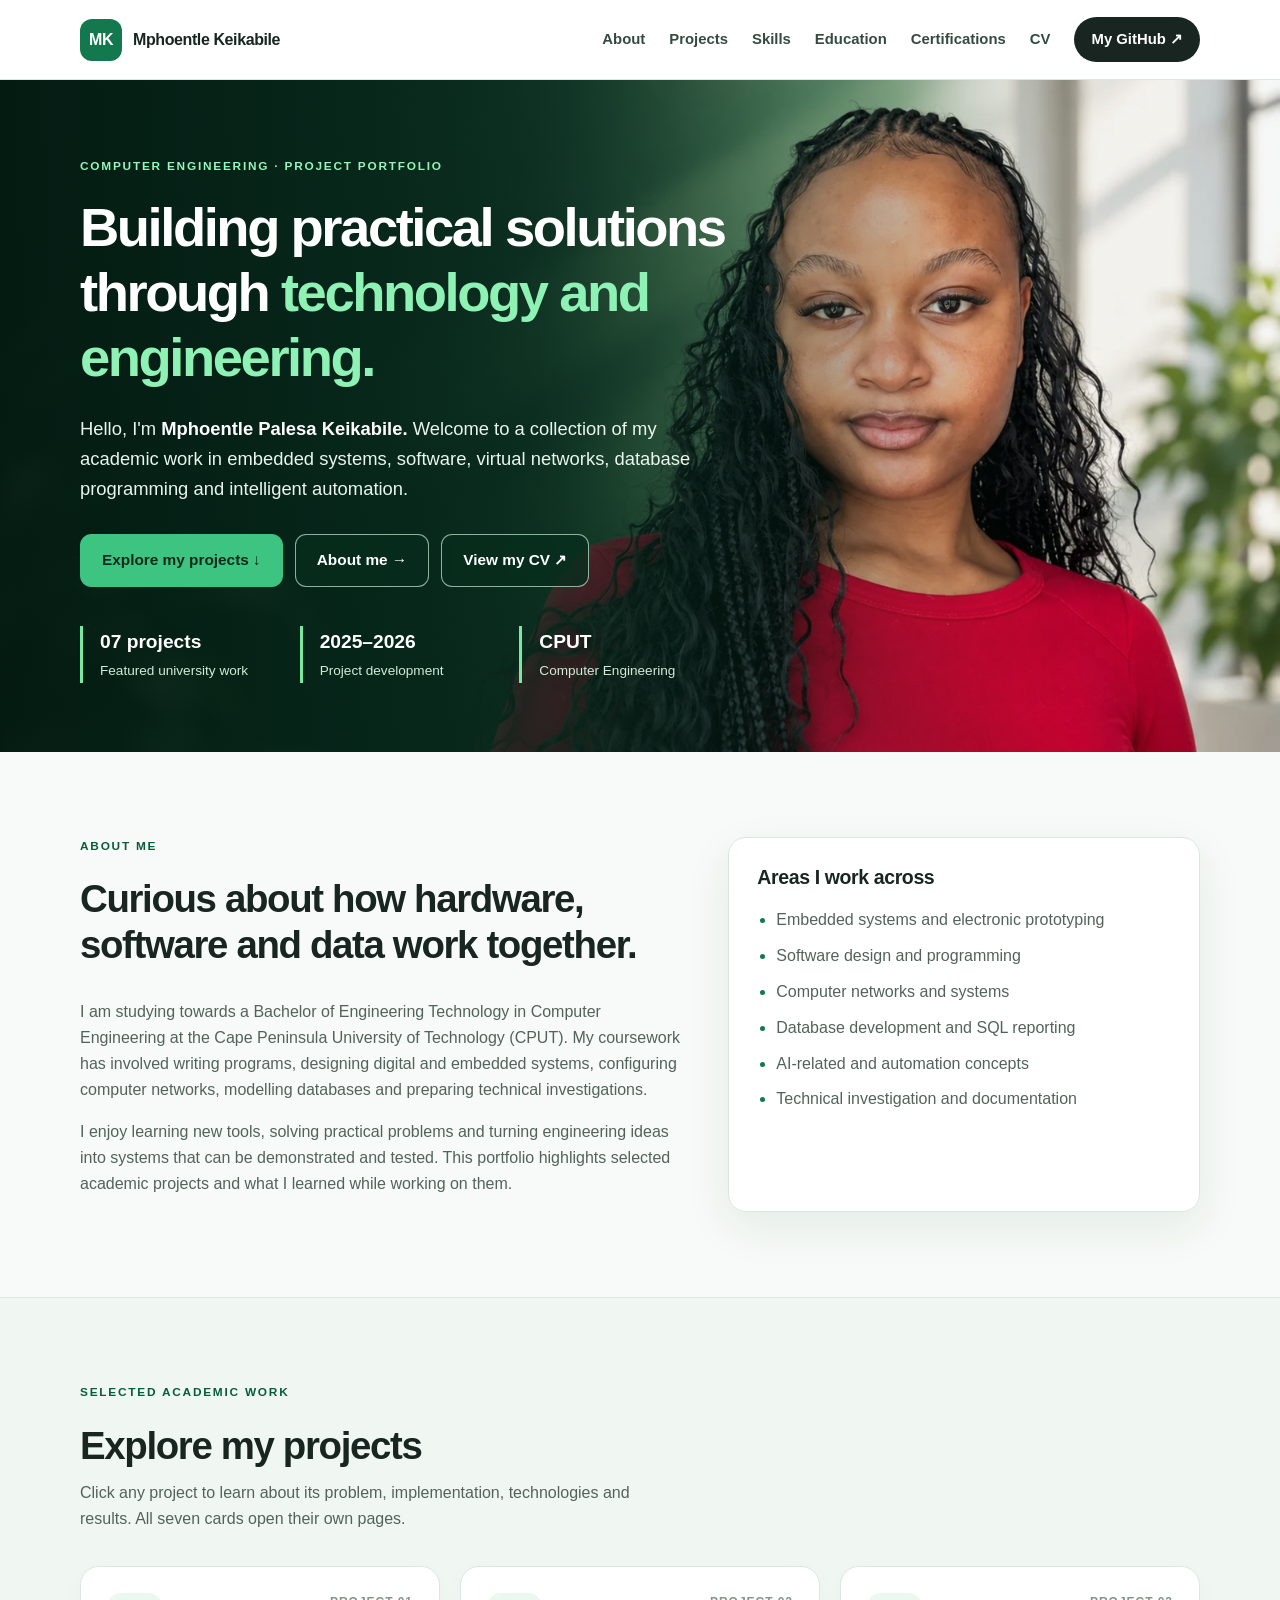
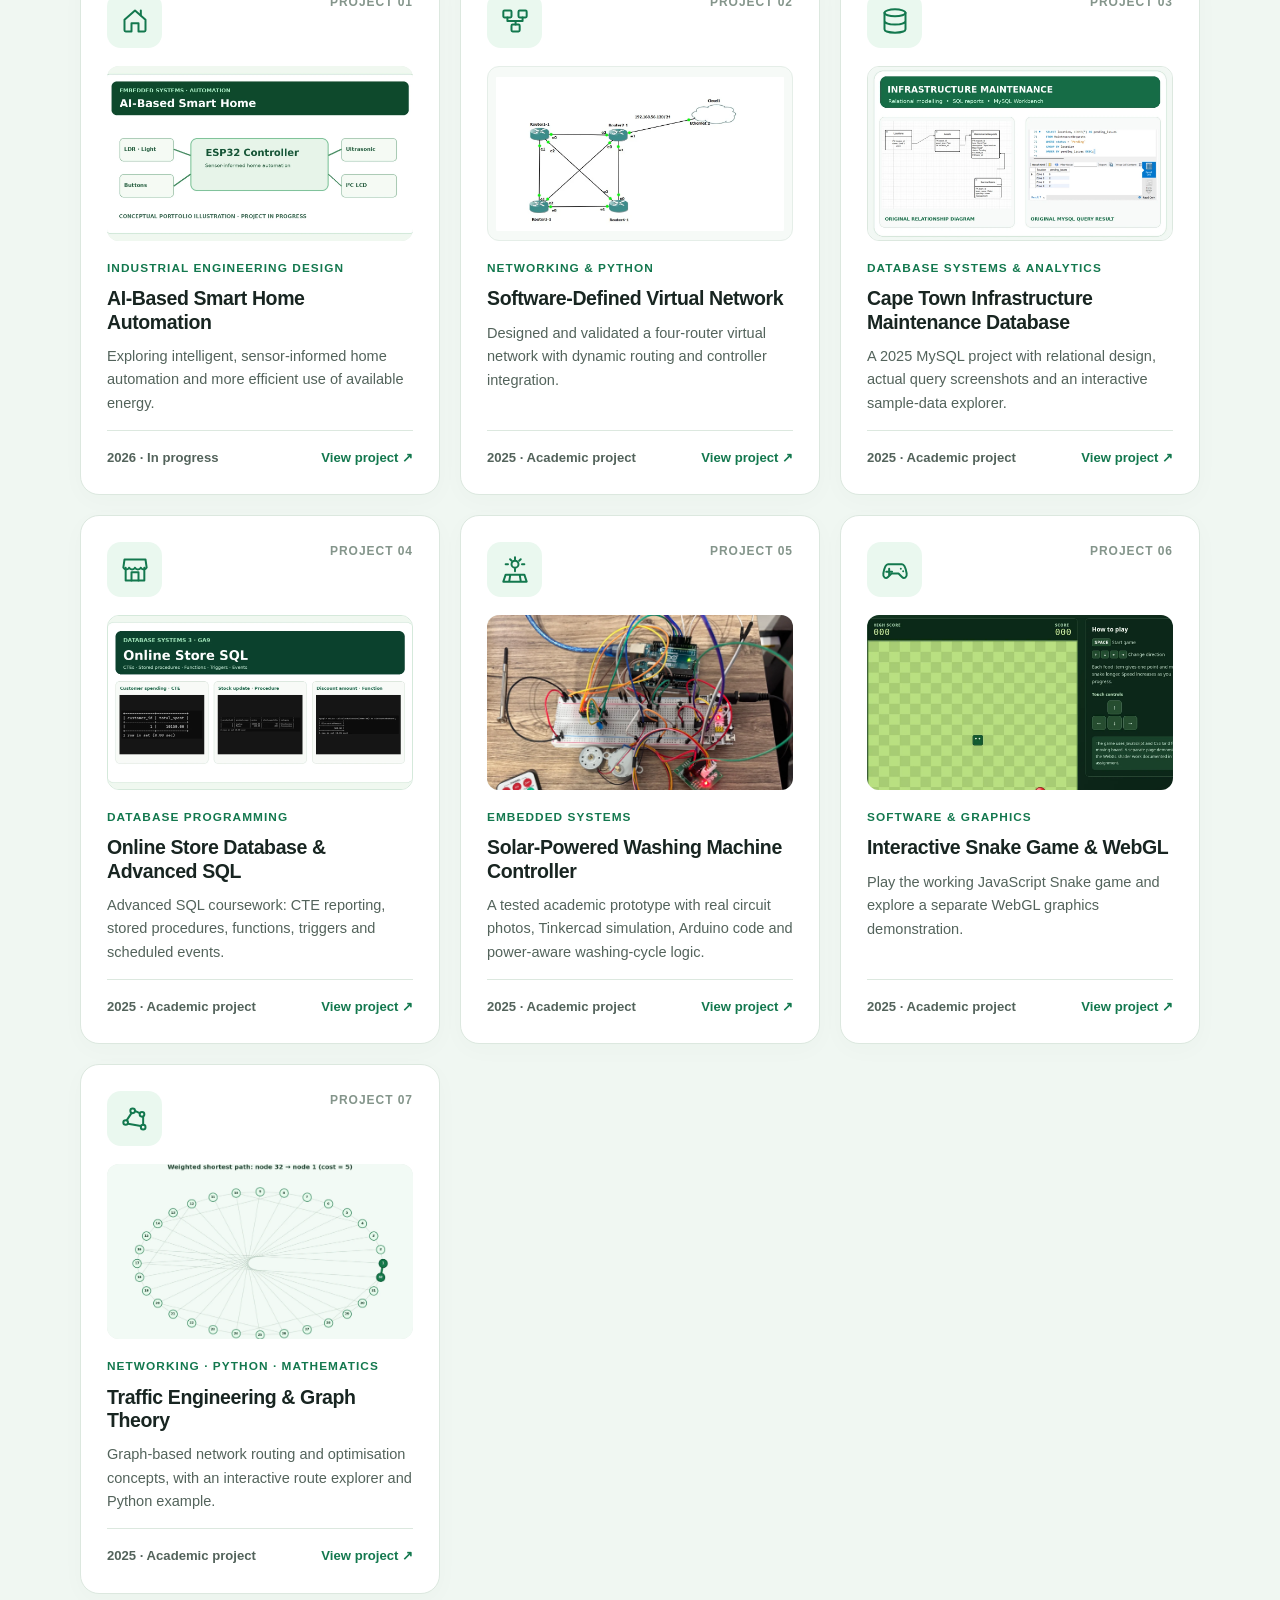
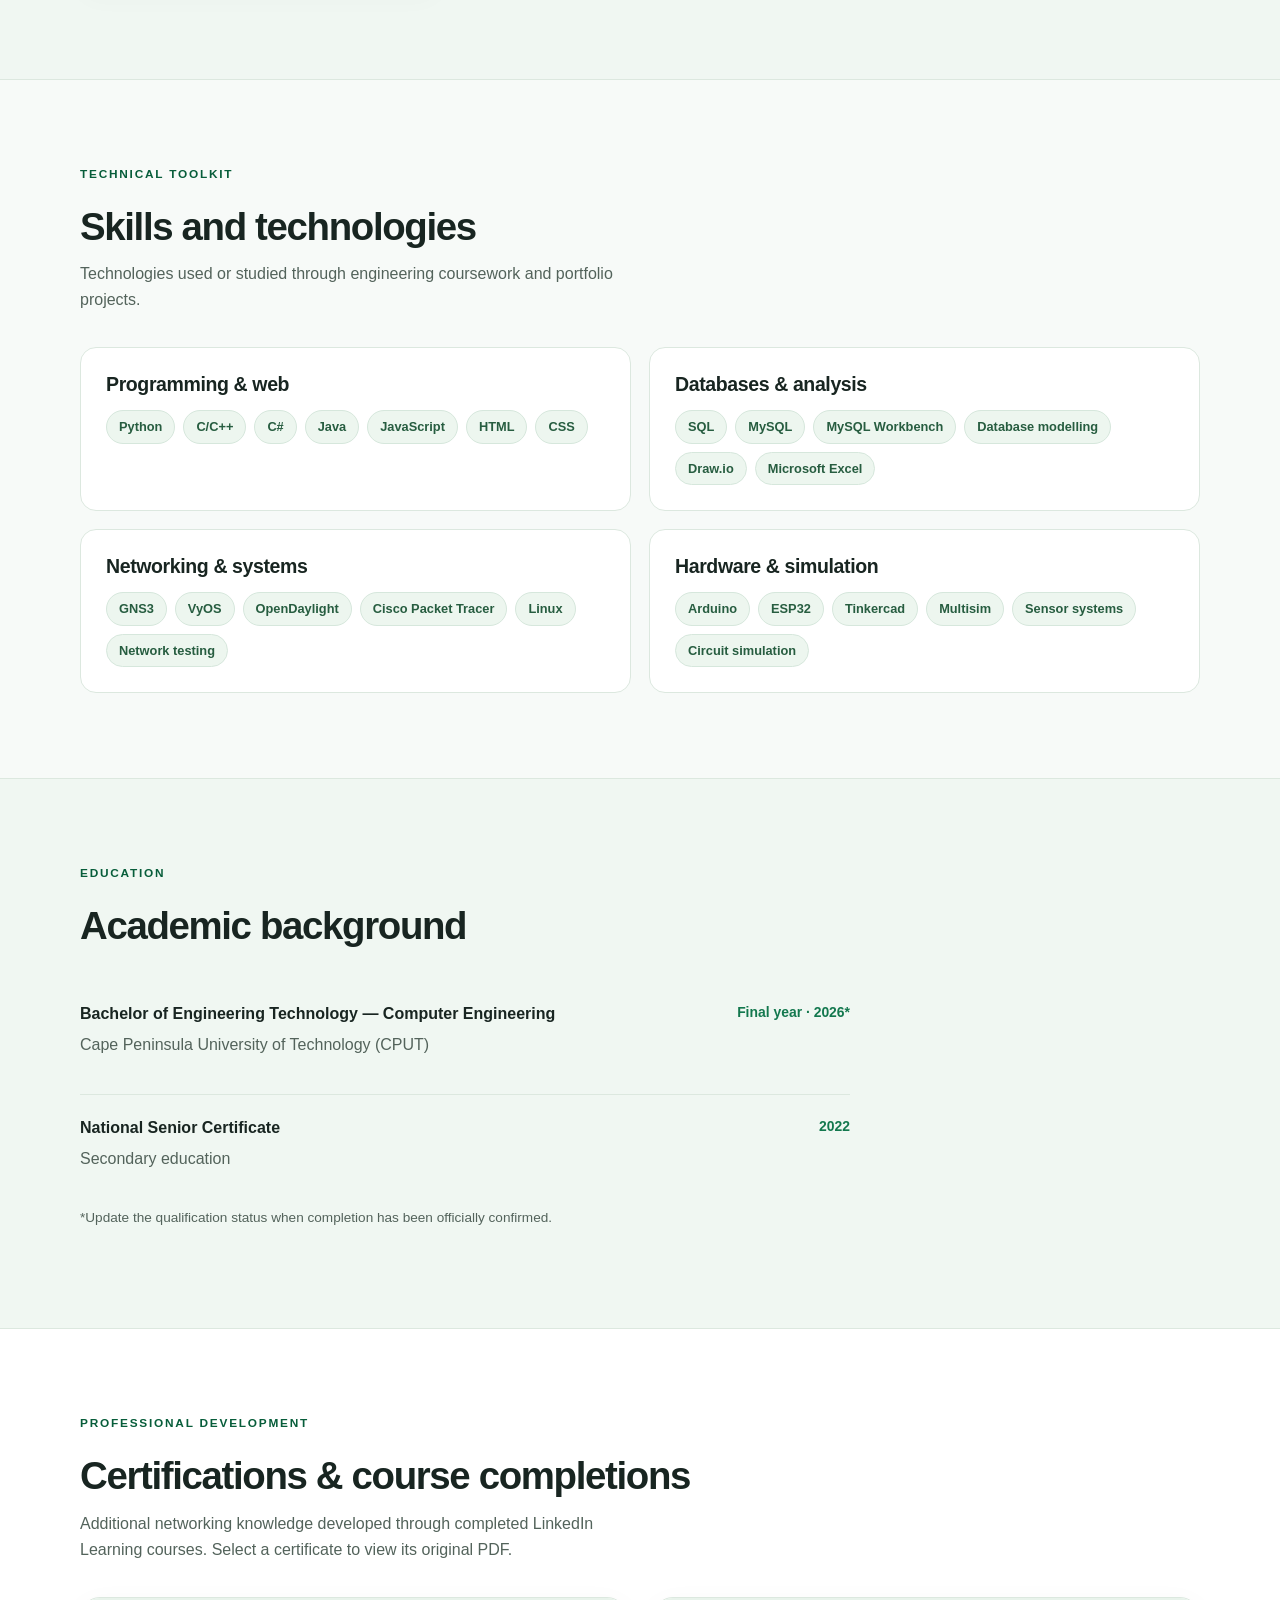
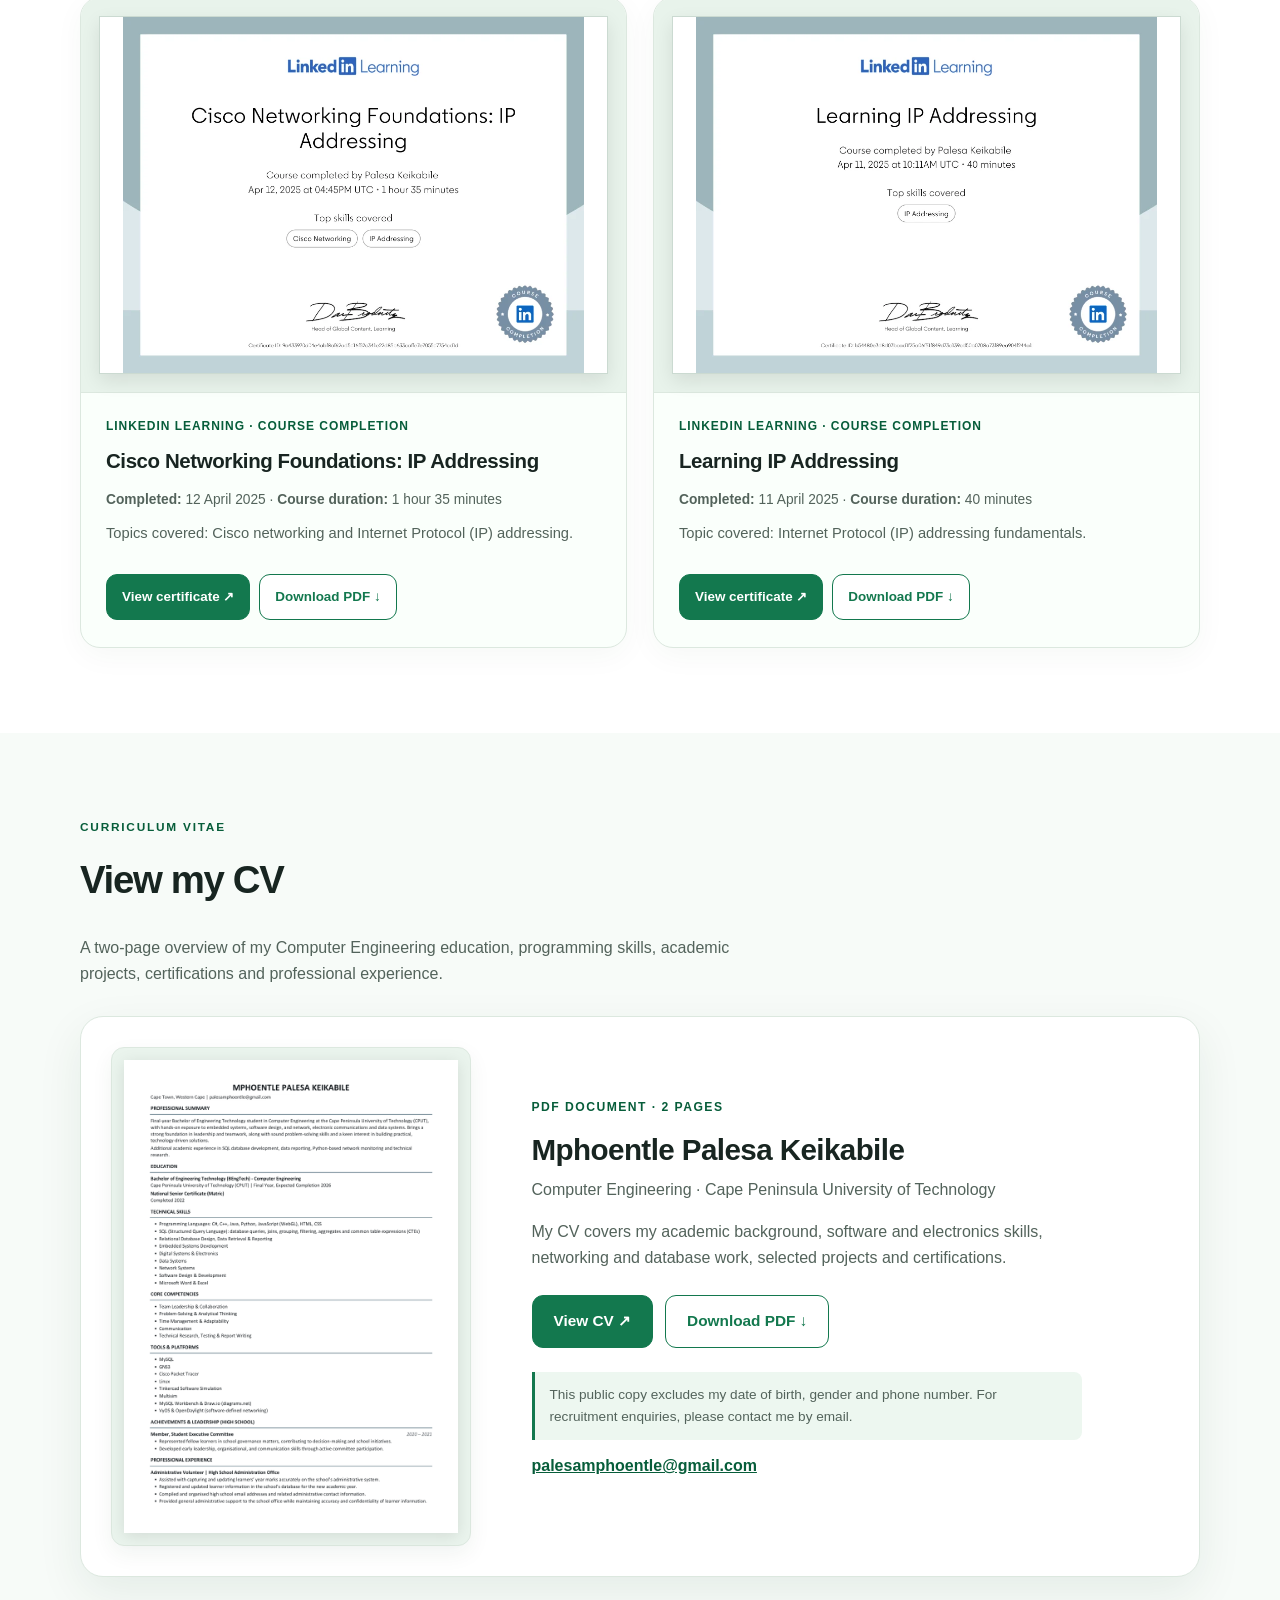
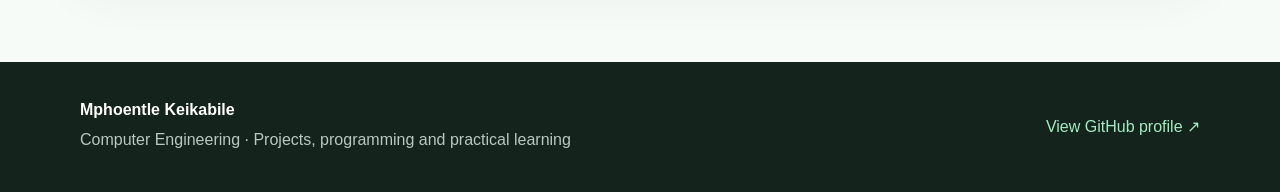
<file: index.html>
<!DOCTYPE html>

<html lang="en"><head><meta charset="utf-8"/><meta content="width=device-width,initial-scale=1" name="viewport"/><meta content="Mphoentle Keikabile's Computer Engineering portfolio: embedded systems, Python, software, networking and databases." name="description"/><title>Mphoentle Keikabile | Computer Engineering Portfolio</title><link href="styles.css" rel="stylesheet"/></head>
<body>
<header class="site-header"><div class="container nav"><a class="brand" href="index.html"><span class="logo">MK</span><span>Mphoentle Keikabile</span></a><nav aria-label="Main navigation" class="nav-links"><a href="#about">About</a><a href="#projects">Projects</a><a href="#skills">Skills</a><a href="#education">Education</a><a href="#certifications">Certifications</a><a href="#cv">CV</a><a class="cta-nav" href="https://github.com/Palesa-K" rel="noopener noreferrer" target="_blank">My GitHub ↗</a></nav></div></header>
<main>
<section class="hero"><img class="hero-photo" src="assets/profile-hero.webp" alt="Portrait of Mphoentle Palesa Keikabile" fetchpriority="high"/><div class="container"><div class="eyebrow">Computer Engineering · Project Portfolio</div><h1>Building practical solutions through <span class="accent">technology and engineering.</span></h1><p class="lead">Hello, I'm <strong>Mphoentle Palesa Keikabile.</strong> Welcome to a collection of my academic work in embedded systems, software, virtual networks, database programming and intelligent automation.</p><div class="buttons"><a class="btn primary" href="#projects">Explore my projects ↓</a><a class="btn outline" href="#about">About me →</a><a class="btn outline" href="assets/Mphoentle_Keikabile_Public_CV.pdf" target="_blank" rel="noopener">View my CV ↗</a></div><div class="highlight-grid"><div class="highlight"><strong>07 projects</strong><span>Featured university work</span></div><div class="highlight"><strong>2025–2026</strong><span>Project development</span></div><div class="highlight"><strong>CPUT</strong><span>Computer Engineering</span></div></div></div></section>
<section class="section" id="about"><div class="container two-col"><div><div class="eyebrow">About me</div><h2>Curious about how hardware, software and data work together.</h2><p>I am studying towards a Bachelor of Engineering Technology in Computer Engineering at the Cape Peninsula University of Technology (CPUT). My coursework has involved writing programs, designing digital and embedded systems, configuring computer networks, modelling databases and preparing technical investigations.</p><p>I enjoy learning new tools, solving practical problems and turning engineering ideas into systems that can be demonstrated and tested. This portfolio highlights selected academic projects and what I learned while working on them.</p></div><aside class="info-panel"><h3>Areas I work across</h3><ul class="clean-list"><li>Embedded systems and electronic prototyping</li><li>Software design and programming</li><li>Computer networks and systems</li><li>Database development and SQL reporting</li><li>AI-related and automation concepts</li><li>Technical investigation and documentation</li></ul></aside></div></section>
<section class="section soft" id="projects"><div class="container"><div class="section-heading"><div><div class="eyebrow">Selected academic work</div><h2>Explore my projects</h2><p>Click any project to learn about its problem, implementation, technologies and results. All seven cards open their own pages.</p></div></div><div class="project-grid"><a aria-label="Read about AI-Based Smart Home Automation" class="project-card" href="projects/smart-home-automation.html">
<div class="project-top"><span class="project-icon"><svg aria-hidden="true" fill="none" stroke="currentColor" stroke-linecap="round" stroke-linejoin="round" stroke-width="1.7" viewbox="0 0 24 24"><path d="m3 11 9-8 9 8v9a1 1 0 0 1-1 1h-5v-7H9v7H4a1 1 0 0 1-1-1z"></path><path d="M17 3v4"></path></svg></span><span class="number">PROJECT 01</span></div><img alt="Concept illustration of an ESP32 smart home controller and input/output components" class="project-thumb" loading="lazy" src="assets/smart-home-concept-cover.webp"/>
<div class="type">Industrial Engineering Design</div><h3>AI-Based Smart Home Automation</h3>
<p>Exploring intelligent, sensor-informed home automation and more efficient use of available energy.</p><div class="card-bottom"><span>2026 · In progress</span><span class="explore">View project ↗</span></div>
</a>
<a aria-label="Read about Software-Defined Virtual Network" class="project-card" href="projects/sdn-network.html">
<div class="project-top"><span class="project-icon"><svg aria-hidden="true" fill="none" stroke="currentColor" stroke-linecap="round" stroke-linejoin="round" stroke-width="1.7" viewbox="0 0 24 24"><rect height="6" rx="1" width="7" x="2" y="3"></rect><rect height="6" rx="1" width="7" x="15" y="3"></rect><rect height="6" rx="1" width="7" x="9" y="15"></rect><path d="M5.5 9v3h7v3M18.5 9v3h-6"></path></svg></span><span class="number">PROJECT 02</span></div>
<img alt="Original GNS3 four-router network topology from the 2025 project report" class="project-thumb topology-thumb" loading="lazy" src="assets/gns3-topology.webp"/><div class="type">Networking &amp; Python</div><h3>Software-Defined Virtual Network</h3>
<p>Designed and validated a four-router virtual network with dynamic routing and controller integration.</p><div class="card-bottom"><span>2025 · Academic project</span><span class="explore">View project ↗</span></div>
</a>
<a aria-label="Read about Infrastructure Maintenance Database" class="project-card" href="projects/maintenance-database.html">
<div class="project-top"><span class="project-icon"><svg aria-hidden="true" fill="none" stroke="currentColor" stroke-linecap="round" stroke-linejoin="round" stroke-width="1.7" viewbox="0 0 24 24"><ellipse cx="12" cy="5" rx="9" ry="3"></ellipse><path d="M3 5v14c0 4 18 4 18 0V5M3 12c0 4 18 4 18 0"></path></svg></span><span class="number">PROJECT 03</span></div><img alt="Project cover using original database relationship diagram and MySQL query screenshot" class="project-thumb database-thumb" loading="lazy" src="assets/database-project-cover.webp"/>
<div class="type">Database Systems &amp; Analytics</div><h3>Cape Town Infrastructure Maintenance Database</h3>
<p>A 2025 MySQL project with relational design, actual query screenshots and an interactive sample-data explorer.</p><div class="card-bottom"><span>2025 · Academic project</span><span class="explore">View project ↗</span></div>
</a>
<a aria-label="Read about Online Store SQL Database" class="project-card" href="projects/online-store-database.html">
<div class="project-top"><span class="project-icon"><svg aria-hidden="true" fill="none" stroke="currentColor" stroke-linecap="round" stroke-linejoin="round" stroke-width="1.7" viewbox="0 0 24 24"><path d="M4 10v11h16V10M3 3h18l1 7c-1 2-4 2-5 0-1 2-4 2-5 0-1 2-4 2-5 0-1 2-4 2-5 0z"></path><path d="M9 21v-7h6v7"></path></svg></span><span class="number">PROJECT 04</span></div><img alt="Online store project cover using original MySQL result excerpts" class="project-thumb ga9-thumb" loading="lazy" src="assets/online-store-ga9-cover.webp"/>
<div class="type">Database Programming</div><h3>Online Store Database &amp; Advanced SQL</h3>
<p>Advanced SQL coursework: CTE reporting, stored procedures, functions, triggers and scheduled events.</p><div class="card-bottom"><span>2025 · Academic project</span><span class="explore">View project ↗</span></div>
</a>
<a aria-label="Read about Solar-Powered Washing Machine Controller" class="project-card" href="projects/solar-washing-machine.html">
<div class="project-top"><span class="project-icon"><svg aria-hidden="true" fill="none" stroke="currentColor" stroke-linecap="round" stroke-linejoin="round" stroke-width="1.7" viewbox="0 0 24 24"><circle cx="12" cy="7" r="3"></circle><path d="M12 1v2M12 11v2M6 7H4m16 0h-2M7.8 2.8l1.3 1.3m7.8-1.3-1.3 1.3M4 16h16l2 6H2zM8 16l-1 6m9-6 1 6"></path></svg></span><span class="number">PROJECT 05</span></div>
<img alt="Arduino washing machine prototype" class="project-thumb" loading="lazy" src="assets/arduino-physical-prototype.webp"/><div class="type">Embedded Systems</div><h3>Solar-Powered Washing Machine Controller</h3>
<p>A tested academic prototype with real circuit photos, Tinkercad simulation, Arduino code and power-aware washing-cycle logic.</p><div class="card-bottom"><span>2025 · Academic project</span><span class="explore">View project ↗</span></div>
</a>
<a aria-label="Read about Interactive Snake Game" class="project-card" href="projects/snake-webgl.html">
<div class="project-top"><span class="project-icon"><svg aria-hidden="true" fill="none" stroke="currentColor" stroke-linecap="round" stroke-linejoin="round" stroke-width="1.7" viewbox="0 0 24 24"><path d="M6 7h12c2 0 3 2 4 8 .5 3-2 5-4 3l-3-3H9l-3 3c-2 2-4.5 0-4-3 1-6 2-8 4-8z"></path><path d="M7 11v5m-2.5-2.5h5M17 11h.01M19 13h.01"></path></svg></span><span class="number">PROJECT 06</span></div>
<img alt="Playable Snake game screenshot" class="project-thumb" loading="lazy" src="assets/snake-game-preview.webp"/><div class="type">Software &amp; Graphics</div><h3>Interactive Snake Game &amp; WebGL</h3>
<p>Play the working JavaScript Snake game and explore a separate WebGL graphics demonstration.</p><div class="card-bottom"><span>2025 · Academic project</span><span class="explore">View project ↗</span></div>
</a><a aria-label="Read about Traffic Engineering using Graph Theory and Linear Programming" class="project-card" href="projects/traffic-engineering.html"><div class="project-top"><span class="project-icon"><svg aria-hidden="true" fill="none" stroke="currentColor" stroke-linecap="round" stroke-linejoin="round" stroke-width="1.7" viewbox="0 0 24 24"><circle cx="4" cy="15" r="2"></circle><circle cx="10" cy="5" r="2"></circle><circle cx="18" cy="8" r="2"></circle><circle cx="19" cy="19" r="2"></circle><path d="M5 13l4-6m3-2 4 2m3 3v7M6 16l11 2"></path></svg></span><span class="number">PROJECT 07</span></div><img alt="GEANT2 network graph with green highlighted route" class="project-thumb" loading="lazy" src="assets/geant2-route-recreated.webp"/><div class="type">Networking · Python · Mathematics</div><h3>Traffic Engineering &amp; Graph Theory</h3><p>Graph-based network routing and optimisation concepts, with an interactive route explorer and Python example.</p><div class="card-bottom"><span>2025 · Academic project</span><span class="explore">View project ↗</span></div></a></div></div></section>
<section class="section" id="skills"><div class="container"><div class="section-heading"><div><div class="eyebrow">Technical toolkit</div><h2>Skills and technologies</h2><p>Technologies used or studied through engineering coursework and portfolio projects.</p></div></div><div class="skills-layout"><div class="skill-card"><h3>Programming &amp; web</h3><div class="chip-row"><span class="chip">Python</span><span class="chip">C/C++</span><span class="chip">C#</span><span class="chip">Java</span><span class="chip">JavaScript</span><span class="chip">HTML</span><span class="chip">CSS</span></div></div><div class="skill-card"><h3>Databases &amp; analysis</h3><div class="chip-row"><span class="chip">SQL</span><span class="chip">MySQL</span><span class="chip">MySQL Workbench</span><span class="chip">Database modelling</span><span class="chip">Draw.io</span><span class="chip">Microsoft Excel</span></div></div><div class="skill-card"><h3>Networking &amp; systems</h3><div class="chip-row"><span class="chip">GNS3</span><span class="chip">VyOS</span><span class="chip">OpenDaylight</span><span class="chip">Cisco Packet Tracer</span><span class="chip">Linux</span><span class="chip">Network testing</span></div></div><div class="skill-card"><h3>Hardware &amp; simulation</h3><div class="chip-row"><span class="chip">Arduino</span><span class="chip">ESP32</span><span class="chip">Tinkercad</span><span class="chip">Multisim</span><span class="chip">Sensor systems</span><span class="chip">Circuit simulation</span></div></div></div></div></section>
<section class="section soft" id="education"><div class="container"><div class="eyebrow">Education</div><h2>Academic background</h2><div class="education-stack"><div class="resume-line"><div><strong>Bachelor of Engineering Technology — Computer Engineering</strong><p>Cape Peninsula University of Technology (CPUT)</p></div><span>Final year · 2026*</span></div><div class="resume-line"><div><strong>National Senior Certificate</strong><p>Secondary education</p></div><span>2022</span></div></div><p class="small-note">*Update the qualification status when completion has been officially confirmed.</p></div></section>

<section class="section certifications-section" id="certifications">
  <div class="container">
    <div class="section-heading"><div>
      <div class="eyebrow">Professional development</div>
      <h2>Certifications &amp; course completions</h2>
      <p>Additional networking knowledge developed through completed LinkedIn Learning courses. Select a certificate to view its original PDF.</p>
    </div></div>
    <div class="certificates-grid">
      <article class="certificate-card">
        <a class="certificate-preview" href="assets/certificates/cisco-networking-foundations-ip-addressing.pdf" target="_blank" rel="noopener noreferrer" aria-label="View Cisco Networking Foundations IP Addressing certificate PDF">
          <img src="assets/certificates/cisco-networking-foundations-ip-addressing.webp" loading="lazy" alt="LinkedIn Learning certificate of completion for Cisco Networking Foundations: IP Addressing" />
        </a>
        <div class="certificate-content"><span class="credential-label">LinkedIn Learning · Course completion</span>
          <h3>Cisco Networking Foundations: IP Addressing</h3>
          <p class="cert-details"><strong>Completed:</strong> 12 April 2025 <span aria-hidden="true">·</span> <strong>Course duration:</strong> 1 hour 35 minutes</p>
          <p>Topics covered: Cisco networking and Internet Protocol (IP) addressing.</p>
          <div class="buttons certificate-actions">
            <a class="btn primary" href="assets/certificates/cisco-networking-foundations-ip-addressing.pdf" target="_blank" rel="noopener noreferrer">View certificate ↗</a>
            <a class="btn outline" href="assets/certificates/cisco-networking-foundations-ip-addressing.pdf" download="Cisco_Networking_Foundations_IP_Addressing.pdf">Download PDF ↓</a>
          </div>
        </div>
      </article>
      <article class="certificate-card">
        <a class="certificate-preview" href="assets/certificates/learning-ip-addressing.pdf" target="_blank" rel="noopener noreferrer" aria-label="View Learning IP Addressing certificate PDF">
          <img src="assets/certificates/learning-ip-addressing.webp" loading="lazy" alt="LinkedIn Learning certificate of completion for Learning IP Addressing" />
        </a>
        <div class="certificate-content"><span class="credential-label">LinkedIn Learning · Course completion</span>
          <h3>Learning IP Addressing</h3>
          <p class="cert-details"><strong>Completed:</strong> 11 April 2025 <span aria-hidden="true">·</span> <strong>Course duration:</strong> 40 minutes</p>
          <p>Topic covered: Internet Protocol (IP) addressing fundamentals.</p>
          <div class="buttons certificate-actions">
            <a class="btn primary" href="assets/certificates/learning-ip-addressing.pdf" target="_blank" rel="noopener noreferrer">View certificate ↗</a>
            <a class="btn outline" href="assets/certificates/learning-ip-addressing.pdf" download="Learning_IP_Addressing.pdf">Download PDF ↓</a>
          </div>
        </div>
      </article>
    </div>
  </div>
</section>
<section class="section cv-section" id="cv"><div class="container">
  <div class="eyebrow">Curriculum vitae</div>
  <h2>View my CV</h2>
  <p class="cv-intro">A two-page overview of my Computer Engineering education, programming skills, academic projects, certifications and professional experience.</p>
  <div class="cv-panel">
    <a class="cv-cover" href="assets/Mphoentle_Keikabile_Public_CV.pdf" target="_blank" rel="noopener" aria-label="Open my two-page CV PDF"><img src="assets/cv-preview.png" alt="Preview of the first page of my Computer Engineering CV" loading="lazy" /></a>
    <div class="cv-info">
      <div class="cv-tag">PDF DOCUMENT · 2 PAGES</div>
      <h3>Mphoentle Palesa Keikabile</h3>
      <p>Computer Engineering · Cape Peninsula University of Technology</p>
      <p>My CV covers my academic background, software and electronics skills, networking and database work, selected projects and certifications.</p>
      <div class="buttons cv-actions">
        <a class="btn primary" href="assets/Mphoentle_Keikabile_Public_CV.pdf" target="_blank" rel="noopener">View CV ↗</a>
        <a class="btn outline" href="assets/Mphoentle_Keikabile_Public_CV.pdf" download="Mphoentle_Keikabile_CV.pdf">Download PDF ↓</a>
      </div>
      <p class="small-note cv-privacy">This public copy excludes my date of birth, gender and phone number. For recruitment enquiries, please contact me by email.</p>
      <p><a class="cv-email" href="mailto:palesamphoentle@gmail.com">palesamphoentle@gmail.com</a></p>
    </div>
  </div>
</div></section>
</main><footer class="site-footer"><div class="container footer-row"><div><strong>Mphoentle Keikabile</strong><p>Computer Engineering · Projects, programming and practical learning</p></div><a href="https://github.com/Palesa-K" rel="noopener noreferrer" target="_blank">View GitHub profile ↗</a></div></footer>
</body></html>
</file>
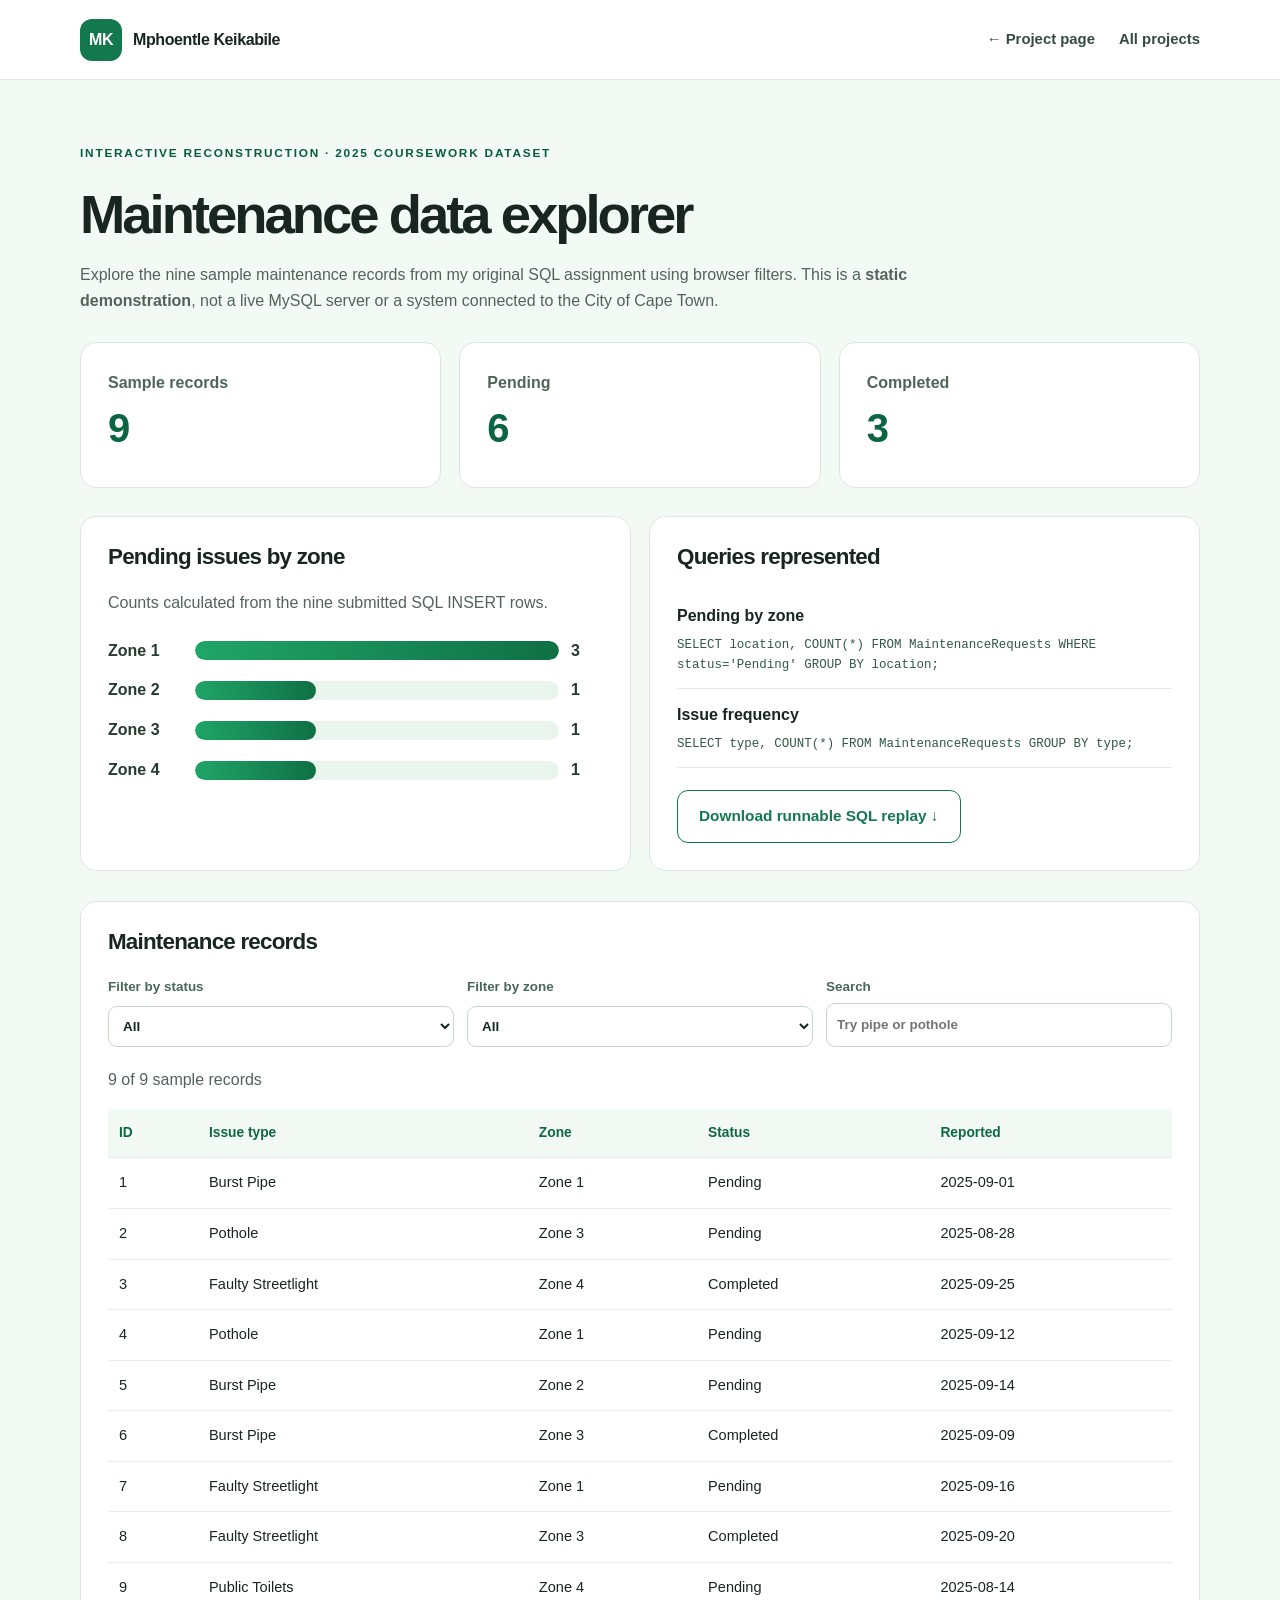
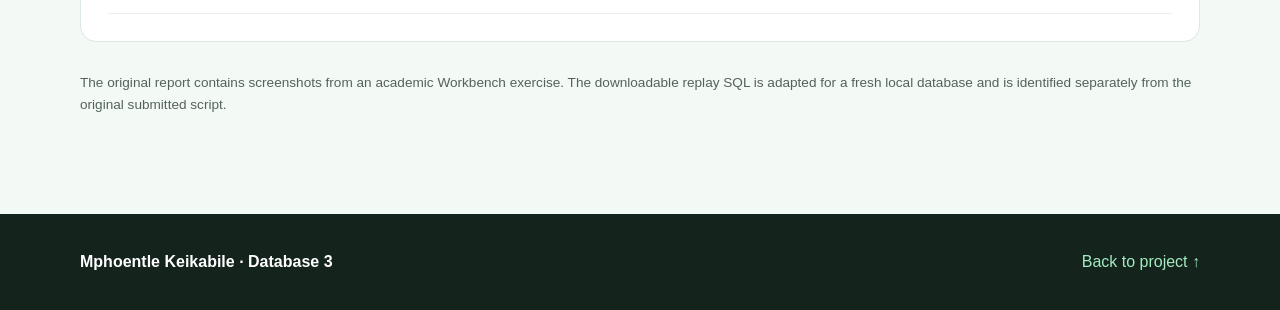
<file: database-demo/index.html>
<!DOCTYPE html><html lang="en"><head><meta charset="UTF-8"><meta name="viewport" content="width=device-width,initial-scale=1"><title>GA5 sample SQL dashboard | Mphoentle Keikabile</title><link rel="stylesheet" href="../styles.css"><link rel="stylesheet" href="dashboard.css"></head><body><header class="site-header"><div class="container nav"><a class="brand" href="../index.html"><span class="logo">MK</span><span>Mphoentle Keikabile</span></a><nav class="nav-links"><a href="../projects/maintenance-database.html">← Project page</a><a href="../index.html#projects">All projects</a></nav></div></header><main class="container dashboard"><div class="eyebrow">Interactive reconstruction · 2025 coursework dataset</div><h1>Maintenance data explorer</h1><p class="intro">Explore the nine sample maintenance records from my original SQL assignment using browser filters. This is a <strong>static demonstration</strong>, not a live MySQL server or a system connected to the City of Cape Town.</p><div class="metric-grid"><article><span>Sample records</span><strong id="total">9</strong></article><article><span>Pending</span><strong id="pending">6</strong></article><article><span>Completed</span><strong id="completed">3</strong></article></div><div class="dashboard-grid"><section class="panel"><h2>Pending issues by zone</h2><p>Counts calculated from the nine submitted SQL INSERT rows.</p><ul id="bars" class="bars"></ul></section><section class="panel"><h2>Queries represented</h2><div class="query"><b>Pending by zone</b><code>SELECT location, COUNT(*) FROM MaintenanceRequests WHERE status='Pending' GROUP BY location;</code></div><div class="query"><b>Issue frequency</b><code>SELECT type, COUNT(*) FROM MaintenanceRequests GROUP BY type;</code></div><a class="btn outline" href="../database-code/portfolio-replay.sql" download>Download runnable SQL replay ↓</a></section></div><section class="panel"><h2>Maintenance records</h2><div class="filters"><label>Filter by status<select id="statusFilter"><option>All</option><option>Pending</option><option>Completed</option></select></label><label>Filter by zone<select id="zoneFilter"><option>All</option><option>Zone 1</option><option>Zone 2</option><option>Zone 3</option><option>Zone 4</option></select></label><label>Search<input id="search" placeholder="Try pipe or pothole" type="search"></label></div><p id="rowCount" aria-live="polite"></p><div class="table-wrap"><table><thead><tr><th>ID</th><th>Issue type</th><th>Zone</th><th>Status</th><th>Reported</th></tr></thead><tbody id="requestRows"></tbody></table></div></section><p class="small-note">The original report contains screenshots from an academic Workbench exercise. The downloadable replay SQL is adapted for a fresh local database and is identified separately from the original submitted script.</p></main><footer class="site-footer"><div class="container footer-row"><strong>Mphoentle Keikabile · Database 3</strong><a href="../projects/maintenance-database.html">Back to project ↑</a></div></footer><script src="app.js"></script></body></html>
</file>
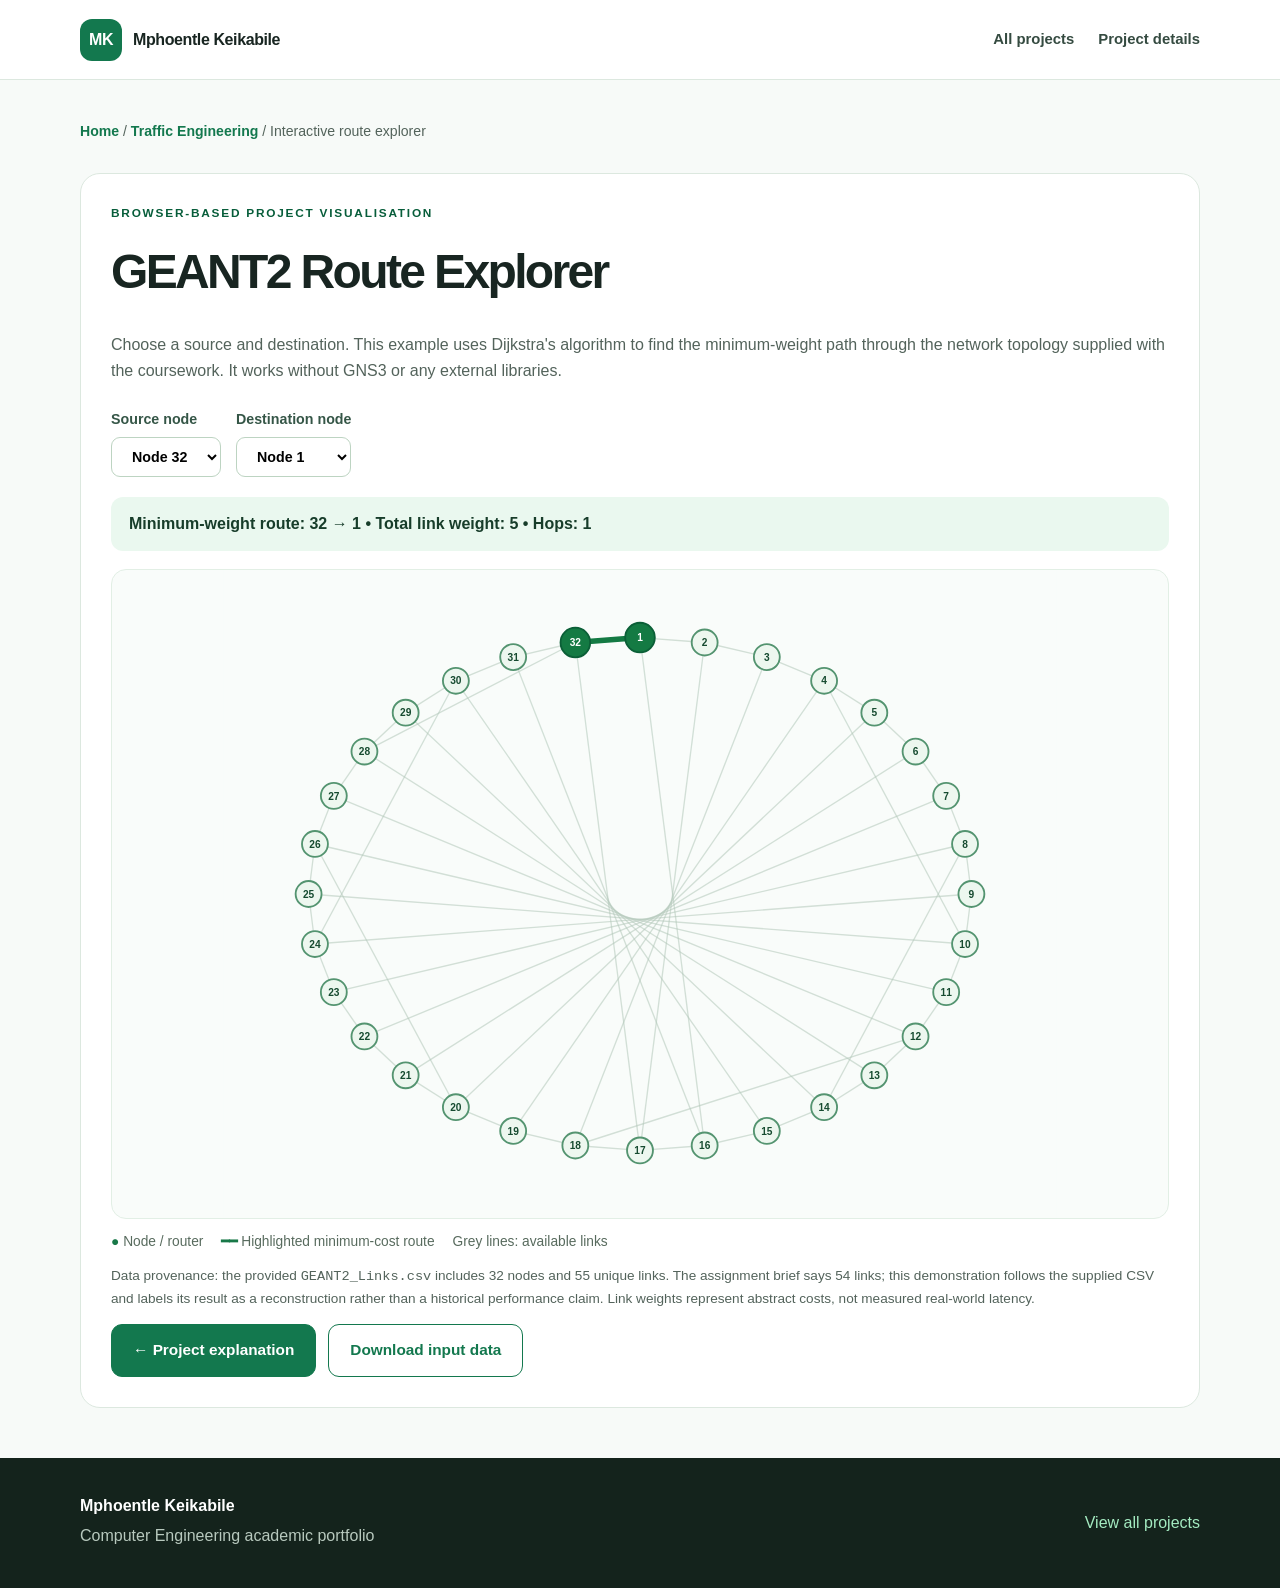
<file: network-demo/index.html>
<!DOCTYPE html><html lang="en"><head><meta charset="utf-8"><meta name="viewport" content="width=device-width,initial-scale=1"><title>GEANT2 Route Explorer | Engineering Portfolio</title><link rel="stylesheet" href="../styles.css">
<style>
.route-frame{padding:30px;background:white;border:1px solid #dce8df;border-radius:20px;margin:30px 0 50px}
.route-controls{display:flex;flex-wrap:wrap;align-items:end;gap:15px;margin:24px 0 20px}.route-controls label{display:grid;gap:6px;color:#355647;font-size:.89rem;font-weight:750}.route-controls select{border:1px solid #bdd4c2;padding:10px 16px;font:inherit;border-radius:9px;background:white;min-width:110px}
.route-status{background:#eaf8ef;border-radius:12px;padding:14px 18px;color:#173d2a;font-weight:700;margin:12px 0 18px}
#network-svg{width:100%;height:auto;max-height:650px;background:#f9fcfa;border:1px solid #e2efe5;border-radius:15px;display:block}
.route-key{display:flex;flex-wrap:wrap;gap:18px;margin:12px 0}.route-key span{color:#586b5e;font-size:.86rem}.route-key b{color:#187848}
@media(max-width:650px){.route-frame{padding:16px} .route-controls{gap:8px}}
</style></head><body>
<header class="site-header"><div class="container nav"><a class="brand" href="../index.html"><span class="logo">MK</span><span>Mphoentle Keikabile</span></a><nav class="nav-links"><a href="../index.html#projects">All projects</a><a href="../projects/traffic-engineering.html">Project details</a></nav></div></header>
<main class="container"><div class="breadcrumb"><a href="../index.html">Home</a> / <a href="../projects/traffic-engineering.html">Traffic Engineering</a> / Interactive route explorer</div>
<div class="route-frame"><div class="eyebrow">Browser-based project visualisation</div><h1 style="font-size:clamp(2rem,4vw,3rem)">GEANT2 Route Explorer</h1><p>Choose a source and destination. This example uses Dijkstra's algorithm to find the minimum-weight path through the network topology supplied with the coursework. It works without GNS3 or any external libraries.</p>
<div class="route-controls"><label>Source node<select id="source" aria-label="Source node"></select></label><label>Destination node<select id="target" aria-label="Destination node"></select></label></div>
<div class="route-status" id="result" role="status">Calculating route…</div><svg id="network-svg" viewBox="0 0 900 700" role="img" aria-label="Graph network with highlighted shortest path"></svg>
<div class="route-key"><span><b>●</b> Node / router</span><span><b>━━</b> Highlighted minimum-cost route</span><span>Grey lines: available links</span></div>
<p class="small-note">Data provenance: the provided <code>GEANT2_Links.csv</code> includes 32 nodes and 55 unique links. The assignment brief says 54 links; this demonstration follows the supplied CSV and labels its result as a reconstruction rather than a historical performance claim. Link weights represent abstract costs, not measured real-world latency.</p>
<div class="buttons"><a class="btn primary" href="../projects/traffic-engineering.html">← Project explanation</a><a class="btn outline" download href="../network-code/GEANT2_Links.csv">Download input data</a></div>
</div></main><footer class="site-footer"><div class="container footer-row"><div><strong>Mphoentle Keikabile</strong><p>Computer Engineering academic portfolio</p></div><a href="../index.html#projects">View all projects</a></div></footer><script src="graph-data.js"></script><script src="routes.js"></script></body></html>
</file>
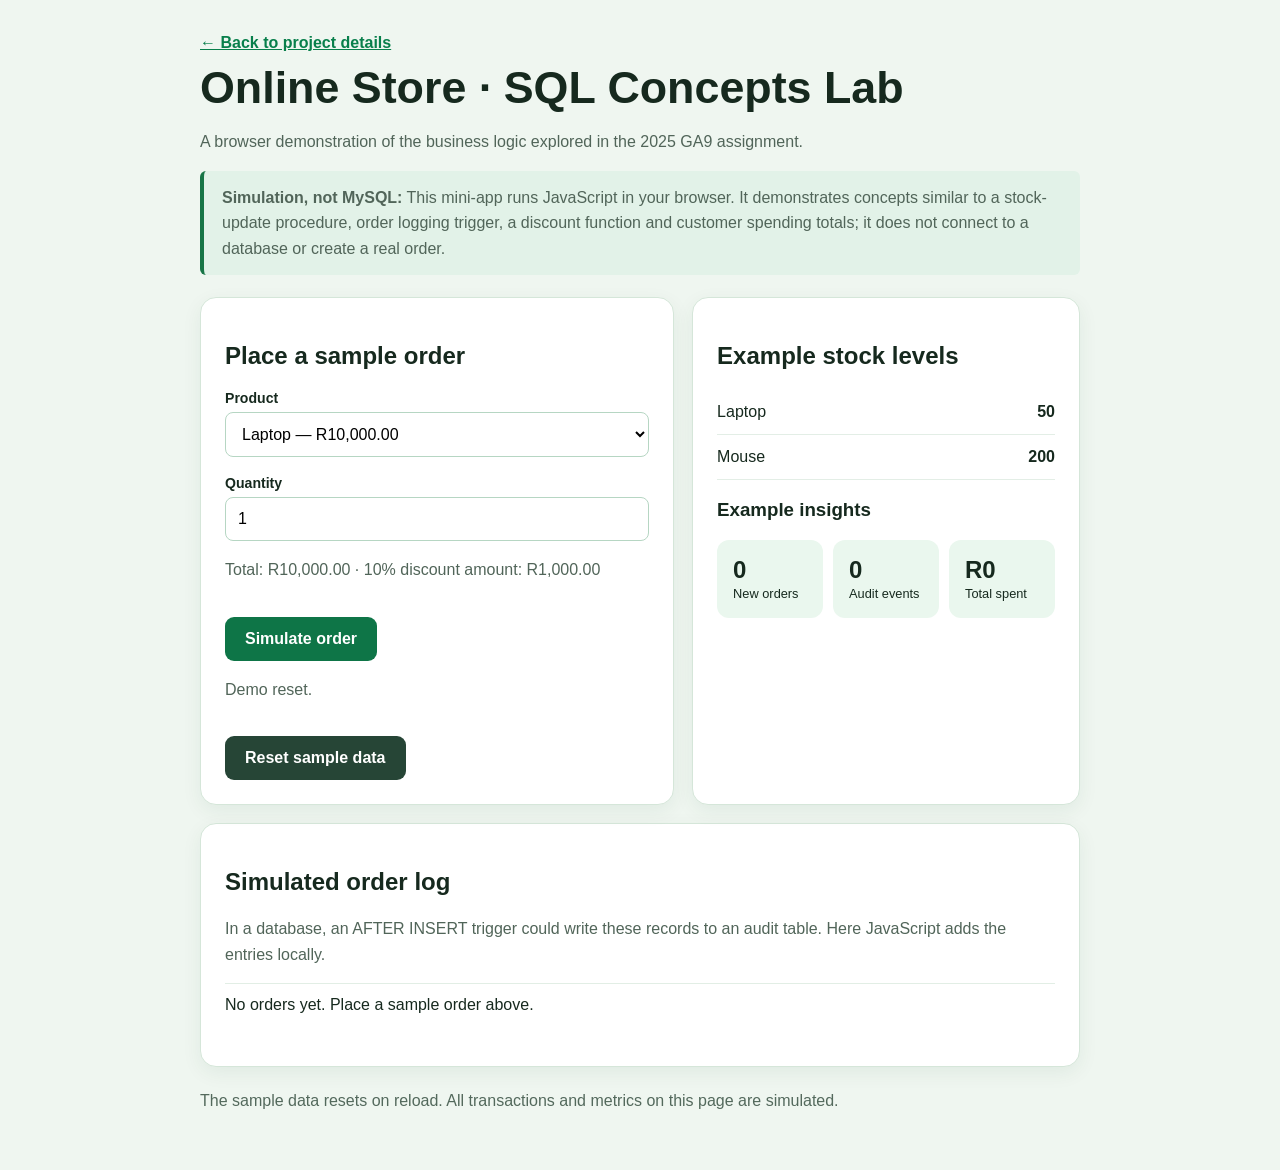
<file: online-store-demo/index.html>
<!doctype html><html lang="en"><head><meta charset="utf-8"><meta name="viewport" content="width=device-width,initial-scale=1"><title>Online Store | SQL concepts demo</title><style>
:root{font-family:Inter,'Segoe UI',Arial,sans-serif;color:#16291e;background:#eff6f0}*{box-sizing:border-box}body{margin:0}.shell{max-width:920px;margin:0 auto;padding:34px 20px 60px}a{color:#087f4b;font-weight:650}h1{font-size:clamp(2rem,5vw,2.8rem);margin:10px 0}p{line-height:1.6;color:#516559}.hint{background:#e2f2e8;border-left:4px solid #177546;border-radius:6px;padding:14px 18px}.grid{display:grid;grid-template-columns:1.1fr .9fr;gap:18px;margin-top:22px}.panel{background:#fff;border:1px solid #d5e6d9;border-radius:16px;padding:24px;box-shadow:0 6px 20px #164c3011}.row{display:flex;align-items:center;justify-content:space-between;gap:12px;padding:13px 0;border-bottom:1px solid #e3eee6}label{display:block;font-weight:750;font-size:.88rem;margin:18px 0 6px}select,input{width:100%;padding:12px;border-radius:8px;border:1px solid #b6d6c3;background:#fff;font:inherit}button{background:#0e7547;color:white;border:0;border-radius:9px;padding:13px 20px;cursor:pointer;font:inherit;font-weight:800;margin-top:18px}button:hover{background:#084f30}button:focus-visible{outline:3px solid #7acba1}.metrics{display:grid;grid-template-columns:repeat(3,1fr);gap:10px}.metric{background:#eaf7ee;border-radius:12px;padding:16px}.metric strong{font-size:1.5rem;display:block}.metric span{font-size:.8rem}.log{padding:0;list-style:none}.log li{border-top:1px solid #e2eee5;padding:12px 0}.mono{font-family:ui-monospace,Consolas,monospace;font-size:.83rem}footer{margin-top:25px;color:#53695c} @media(max-width:700px){.grid,.metrics{grid-template-columns:1fr} .panel{padding:18px}}
</style></head><body><main class="shell"><a href="../projects/online-store-database.html">← Back to project details</a><h1>Online Store · SQL Concepts Lab</h1><p>A browser demonstration of the business logic explored in the 2025 GA9 assignment.</p><p class="hint"><strong>Simulation, not MySQL:</strong> This mini-app runs JavaScript in your browser. It demonstrates concepts similar to a stock-update procedure, order logging trigger, a discount function and customer spending totals; it does not connect to a database or create a real order.</p>
<div class="grid"><section class="panel"><h2>Place a sample order</h2><label for="product">Product</label><select id="product"><option value="0">Laptop — R10,000.00</option><option value="1">Mouse — R150.00</option></select><label for="quantity">Quantity</label><input type="number" id="quantity" min="1" max="30" value="1"><p id="estimate" aria-live="polite"></p><button id="place">Simulate order</button><p id="message" aria-live="polite"></p><button id="reset" style="background:#264536">Reset sample data</button></section><section class="panel"><h2>Example stock levels</h2><div class="row"><span>Laptop</span><strong id="laptop">50</strong></div><div class="row"><span>Mouse</span><strong id="mouse">200</strong></div><h3>Example insights</h3><div class="metrics"><div class="metric"><strong id="orders">0</strong><span>New orders</span></div><div class="metric"><strong id="audits">0</strong><span>Audit events</span></div><div class="metric"><strong id="spend">R0</strong><span>Total spent</span></div></div></section></div><section class="panel" style="margin-top:18px"><h2>Simulated order log</h2><p>In a database, an AFTER INSERT trigger could write these records to an audit table. Here JavaScript adds the entries locally.</p><ul id="log" class="log"><li>No orders yet. Place a sample order above.</li></ul></section><footer>The sample data resets on reload. All transactions and metrics on this page are simulated.</footer></main>
<script>
const originals=[{name:'Laptop',price:10000,stock:50},{name:'Mouse',price:150,stock:200}];let products=[],orders=[];const $=id=>document.getElementById(id);const zar=n=>'R'+n.toLocaleString('en-ZA',{minimumFractionDigits:2,maximumFractionDigits:2});function reset(){products=originals.map(x=>({...x}));orders=[];render();$('message').textContent='Demo reset.';}function render(){ $('laptop').textContent=products[0].stock;$('mouse').textContent=products[1].stock;$('orders').textContent=orders.length;$('audits').textContent=orders.length;$('spend').textContent='R'+orders.reduce((a,x)=>a+x.total,0).toLocaleString('en-ZA');const p=products[Number($('product').value)],q=Number($('quantity').value);$('estimate').textContent=Number.isInteger(q)&&q>0?'Total: '+zar(p.price*q)+' · 10% discount amount: '+zar(p.price*q*.1):'Enter a positive whole number.';$('log').replaceChildren();if(!orders.length){const li=document.createElement('li');li.textContent='No orders yet. Place a sample order above.';$('log').append(li);}orders.forEach((x,i)=>{let li=document.createElement('li');li.className='mono';li.textContent=`Order ${i+1} · INSERT log · ${x.qty} × ${x.name} · ${zar(x.total)}`;$('log').append(li)})} $('product').addEventListener('change',render);$('quantity').addEventListener('input',render);$('place').addEventListener('click',()=>{let i=Number($('product').value),q=Number($('quantity').value),p=products[i];if(!Number.isInteger(q)||q<1||q>p.stock){$('message').textContent='Please enter a whole number within the remaining stock.';return;}p.stock-=q;orders.push({qty:q,name:p.name,total:p.price*q});$('message').textContent='Simulated order recorded and stock updated.';render();});$('reset').addEventListener('click',reset);reset();
</script></body></html>
</file>
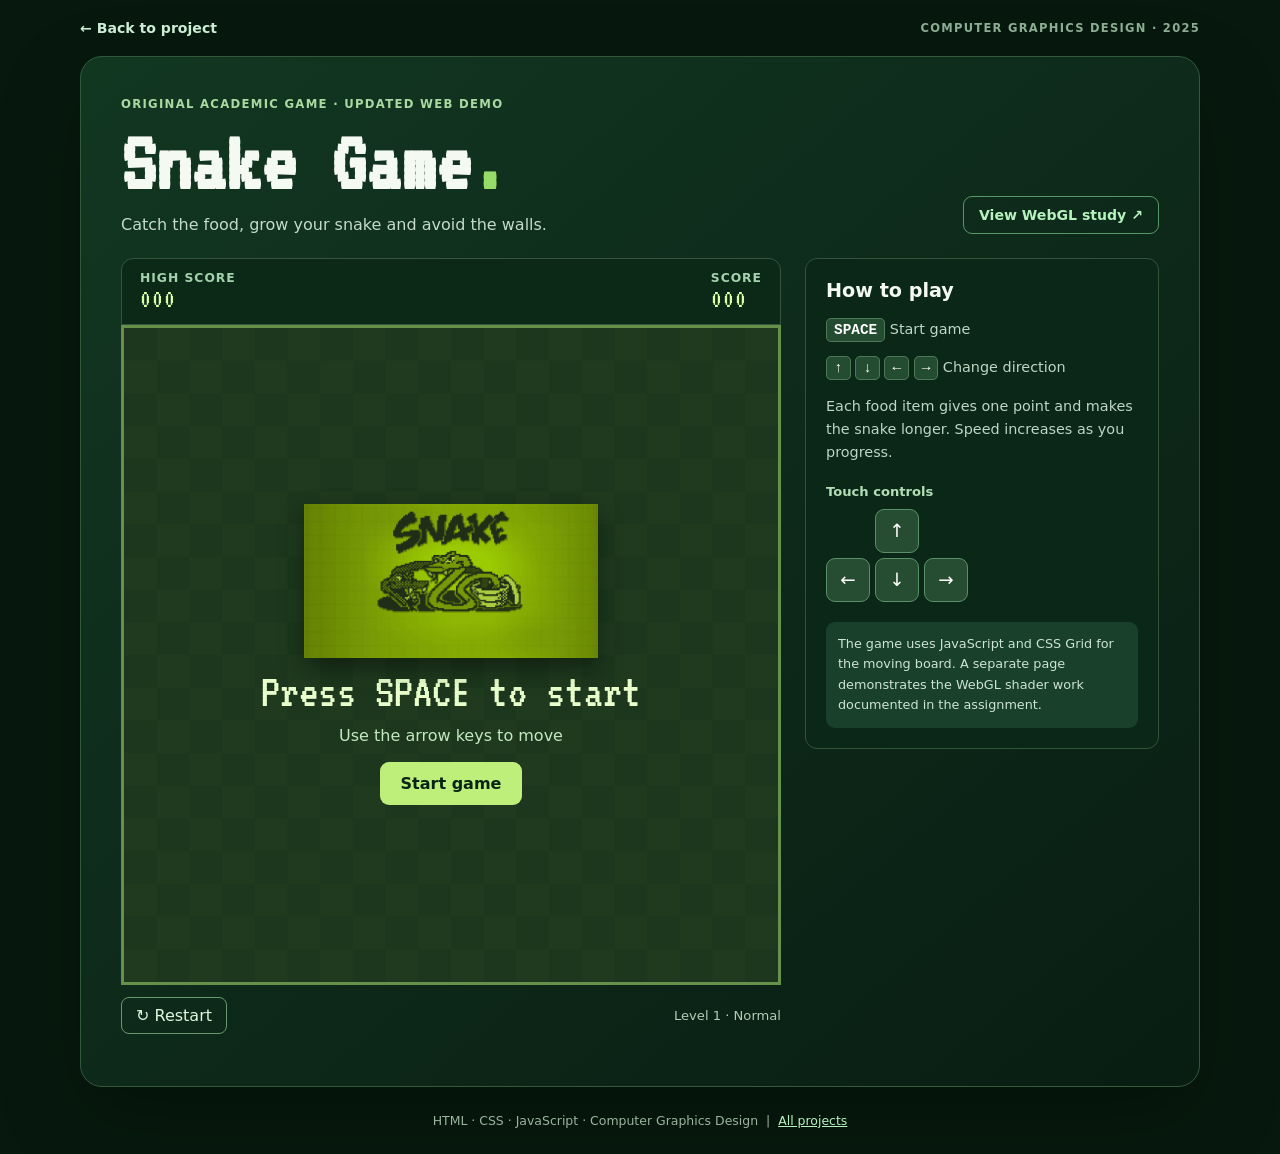
<file: snake-game/index.html>
<!doctype html>
<html lang="en">
<head>
 <meta charset="utf-8"><meta name="viewport" content="width=device-width,initial-scale=1">
 <meta name="description" content="Playable Snake game created for a Computer Graphics Design academic project.">
 <title>Play Snake | Mphoentle Keikabile</title>
 <link rel="stylesheet" href="style.css">
 <script src="script.js" defer></script>
</head>
<body>
 <div class="game-shell">
  <header class="game-top"><a class="return" href="../projects/snake-webgl.html">← Back to project</a><span>COMPUTER GRAPHICS DESIGN · 2025</span></header>
  <main class="game-panel">
   <div class="game-heading"><div><div class="kicker">ORIGINAL ACADEMIC GAME · UPDATED WEB DEMO</div><h1>Snake Game<span class="dot">.</span></h1><p>Catch the food, grow your snake and avoid the walls.</p></div>
    <a class="shader-link" href="webgl-demo.html">View WebGL study ↗</a>
   </div>
   <div class="game-layout">
    <section class="play-area" aria-label="Snake game">
     <div class="scorebar"><span>HIGH SCORE <strong id="highScore">000</strong></span><span>SCORE <strong id="score" aria-live="polite">000</strong></span></div>
     <div class="board-wrap" id="board-wrap"><div id="game-board" role="img" aria-label="Snake game grid"></div>
      <div class="overlay" id="overlay"><img src="assets/snake2.png" alt="Snake game title illustration"><h2 id="instruction-text">Press SPACE to start</h2><p id="game-message">Use the arrow keys to move</p><button id="start-button" class="primary">Start game</button></div>
     </div>
     <div class="bottom-actions"><button id="restart-button">↻ Restart</button><span id="gamelevel">Level 1 · Normal</span></div>
    </section>
    <aside class="instructions"><h2>How to play</h2><p><kbd>SPACE</kbd> Start game</p><p><kbd>↑</kbd> <kbd>↓</kbd> <kbd>←</kbd> <kbd>→</kbd> Change direction</p><p>Each food item gives one point and makes the snake longer. Speed increases as you progress.</p>
     <div class="touch-title">Touch controls</div><div class="dpad"><button data-dir="up" aria-label="Move up">↑</button><button data-dir="left" aria-label="Move left">←</button><button data-dir="down" aria-label="Move down">↓</button><button data-dir="right" aria-label="Move right">→</button></div>
     <div class="note">The game uses JavaScript and CSS Grid for the moving board. A separate page demonstrates the WebGL shader work documented in the assignment.</div>
    </aside>
   </div>
  </main>
  <footer>HTML · CSS · JavaScript · Computer Graphics Design &nbsp;|&nbsp; <a href="../index.html#projects">All projects</a></footer>
 </div>
</body>
</html>
</file>
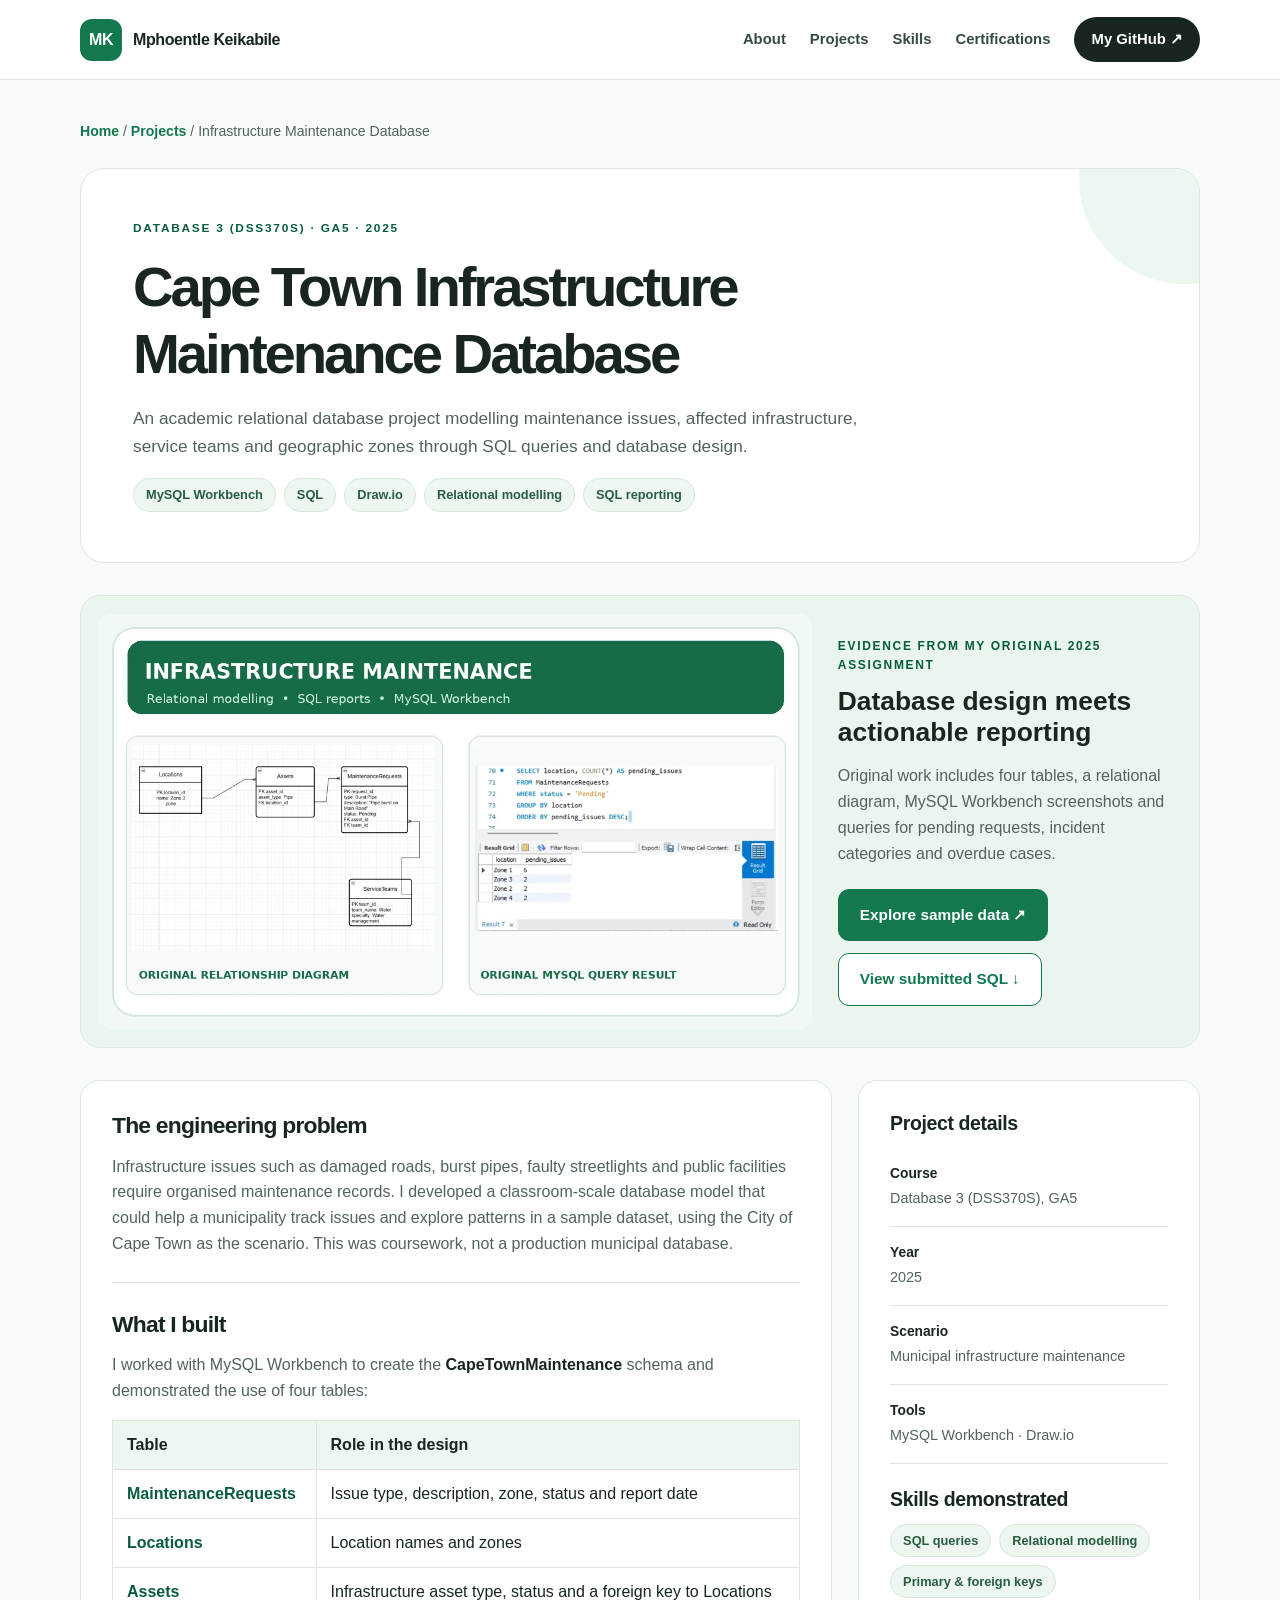
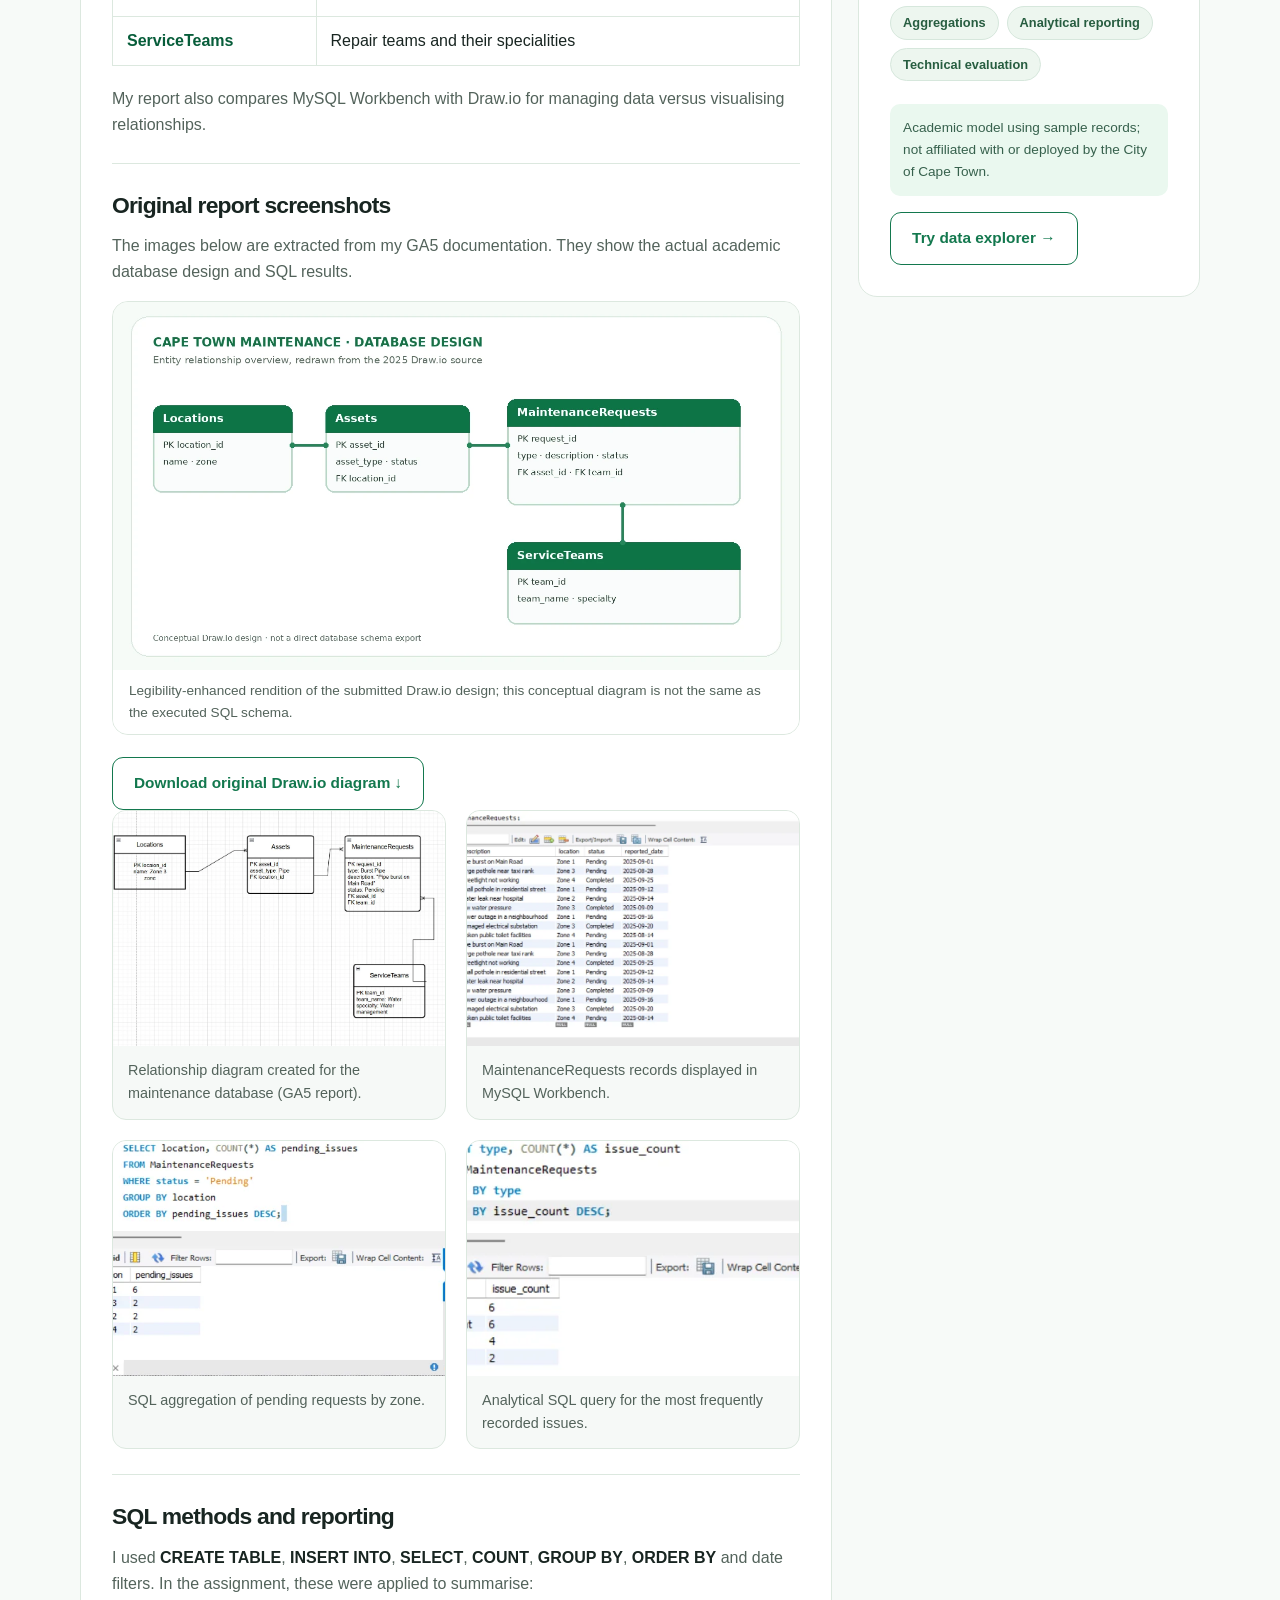
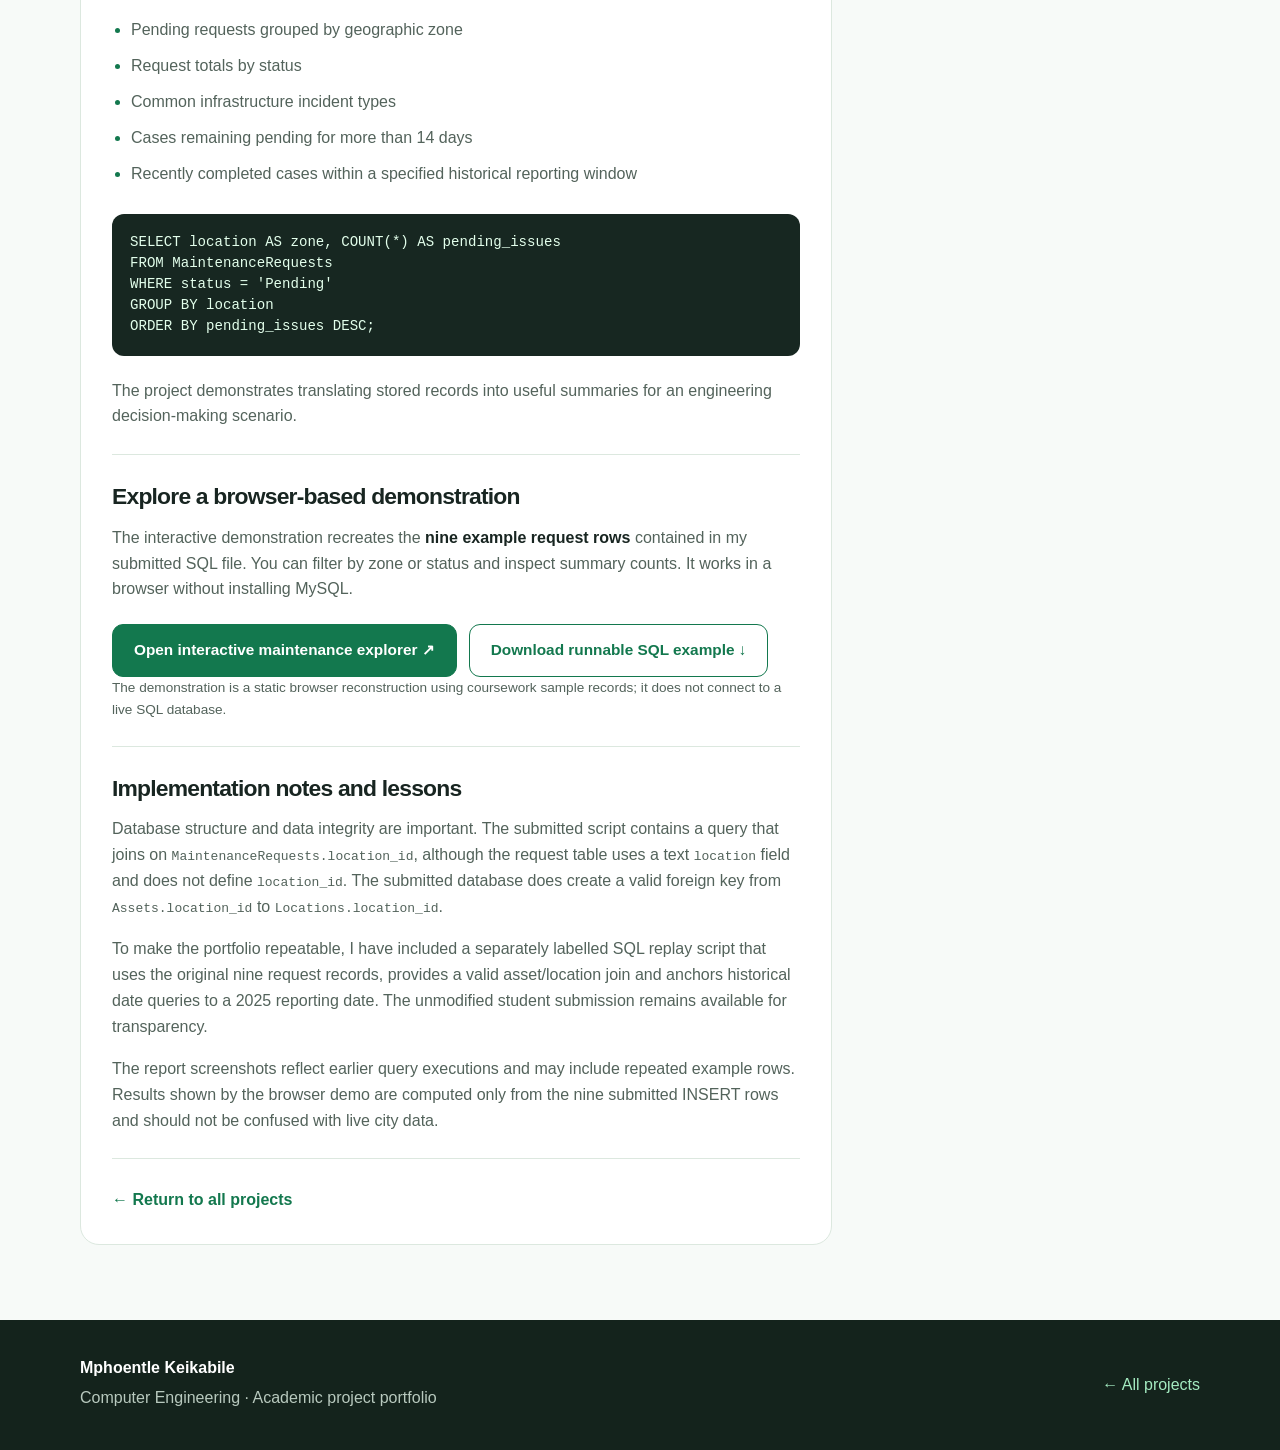
<file: projects/maintenance-database.html>
<!DOCTYPE html>
<html lang="en"><head><meta charset="utf-8"/><meta content="width=device-width,initial-scale=1" name="viewport"/><meta content="Cape Town infrastructure maintenance database: a 2025 MySQL and database analytics academic project by Mphoentle Keikabile." name="description"/><title>Cape Town Maintenance Database | Mphoentle Keikabile</title><link href="../styles.css" rel="stylesheet"/></head><body><header class="site-header"><div class="container nav"><a class="brand" href="../index.html"><span class="logo">MK</span><span>Mphoentle Keikabile</span></a><nav aria-label="Main navigation" class="nav-links"><a href="../index.html#about">About</a><a href="../index.html#projects">Projects</a><a href="../index.html#skills">Skills</a><a href="../index.html#certifications">Certifications</a><a class="cta-nav" href="https://github.com/Palesa-K" rel="noopener noreferrer" target="_blank">My GitHub ↗</a></nav></div></header><main class="container"><div class="breadcrumb"><a href="../index.html">Home</a> / <a href="../index.html#projects">Projects</a> / Infrastructure Maintenance Database</div><div class="detail-hero"><div class="eyebrow">Database 3 (DSS370S) · GA5 · 2025</div><h1>Cape Town Infrastructure Maintenance Database</h1><p>An academic relational database project modelling maintenance issues, affected infrastructure, service teams and geographic zones through SQL queries and database design.</p><div class="chip-row"><span class="chip">MySQL Workbench</span><span class="chip">SQL</span><span class="chip">Draw.io</span><span class="chip">Relational modelling</span><span class="chip">SQL reporting</span></div></div><div class="project-visual-hero database-hero"><img alt="Collage made from the project report's original relational diagram and SQL query results" src="../assets/database-project-cover.webp"/><div><span class="photo-kicker">Evidence from my original 2025 assignment</span><strong>Database design meets actionable reporting</strong><p>Original work includes four tables, a relational diagram, MySQL Workbench screenshots and queries for pending requests, incident categories and overdue cases.</p><div class="buttons evidence-buttons"><a class="btn primary" href="../database-demo/index.html">Explore sample data ↗</a><a class="btn outline" download="" href="../database-code/original-submitted-ga5.sql">View submitted SQL ↓</a></div></div></div><div class="detail-columns"><article class="detail-main"><section><h2>The engineering problem</h2><p>Infrastructure issues such as damaged roads, burst pipes, faulty streetlights and public facilities require organised maintenance records. I developed a classroom-scale database model that could help a municipality track issues and explore patterns in a sample dataset, using the City of Cape Town as the scenario. This was coursework, not a production municipal database.</p></section><section><h2>What I built</h2><p>I worked with MySQL Workbench to create the <strong>CapeTownMaintenance</strong> schema and demonstrated the use of four tables:</p><div class="power-table"><table><thead><tr><th>Table</th><th>Role in the design</th></tr></thead><tbody><tr><td>MaintenanceRequests</td><td>Issue type, description, zone, status and report date</td></tr><tr><td>Locations</td><td>Location names and zones</td></tr><tr><td>Assets</td><td>Infrastructure asset type, status and a foreign key to Locations</td></tr><tr><td>ServiceTeams</td><td>Repair teams and their specialities</td></tr></tbody></table></div><p>My report also compares MySQL Workbench with Draw.io for managing data versus visualising relationships.</p></section><section><h2>Original report screenshots</h2><p>The images below are extracted from my GA5 documentation. They show the actual academic database design and SQL results.</p><figure class="diagram-frame"><img alt="Conceptual relationship diagram with Locations, Assets, MaintenanceRequests and ServiceTeams" loading="lazy" src="../assets/cape-town-drawio-diagram.webp"/><figcaption>Legibility-enhanced rendition of the submitted Draw.io design; this conceptual diagram is not the same as the executed SQL schema.</figcaption></figure><div class="buttons evidence-buttons"><a class="btn outline" download="" href="../database-code/cape-town-maintenance-original.drawio">Download original Draw.io diagram ↓</a></div><div class="evidence-grid"><figure><img alt="Original Draw.io entity relationship diagram connecting Locations, Assets, MaintenanceRequests and ServiceTeams" loading="lazy" src="../assets/database-original-erd.webp"/><figcaption>Relationship diagram created for the maintenance database (GA5 report).</figcaption></figure><figure><img alt="MySQL Workbench displaying sample maintenance request records" loading="lazy" src="../assets/database-original-request-table.webp"/><figcaption>MaintenanceRequests records displayed in MySQL Workbench.</figcaption></figure><figure><img alt="SQL query results showing pending requests grouped by location" loading="lazy" src="../assets/database-pending-query.webp"/><figcaption>SQL aggregation of pending requests by zone.</figcaption></figure><figure><img alt="SQL query counting issue types with MySQL Workbench result grid" loading="lazy" src="../assets/database-frequency-query.webp"/><figcaption>Analytical SQL query for the most frequently recorded issues.</figcaption></figure></div></section><section><h2>SQL methods and reporting</h2><p>I used <strong>CREATE TABLE</strong>, <strong>INSERT INTO</strong>, <strong>SELECT</strong>, <strong>COUNT</strong>, <strong>GROUP BY</strong>, <strong>ORDER BY</strong> and date filters. In the assignment, these were applied to summarise:</p><ul class="clean-list"><li>Pending requests grouped by geographic zone</li><li>Request totals by status</li><li>Common infrastructure incident types</li><li>Cases remaining pending for more than 14 days</li><li>Recently completed cases within a specified historical reporting window</li></ul><pre class="code-extract"><code>SELECT location AS zone, COUNT(*) AS pending_issues
FROM MaintenanceRequests
WHERE status = 'Pending'
GROUP BY location
ORDER BY pending_issues DESC;</code></pre><p>The project demonstrates translating stored records into useful summaries for an engineering decision-making scenario.</p></section><section><h2>Explore a browser-based demonstration</h2><p>The interactive demonstration recreates the <strong>nine example request rows</strong> contained in my submitted SQL file. You can filter by zone or status and inspect summary counts. It works in a browser without installing MySQL.</p><div class="buttons evidence-buttons"><a class="btn primary" href="../database-demo/index.html">Open interactive maintenance explorer ↗</a><a class="btn outline" download="" href="../database-code/portfolio-replay.sql">Download runnable SQL example ↓</a></div><p class="small-note">The demonstration is a static browser reconstruction using coursework sample records; it does not connect to a live SQL database.</p></section><section><h2>Implementation notes and lessons</h2><p>Database structure and data integrity are important. The submitted script contains a query that joins on <code>MaintenanceRequests.location_id</code>, although the request table uses a text <code>location</code> field and does not define <code>location_id</code>. The submitted database does create a valid foreign key from <code>Assets.location_id</code> to <code>Locations.location_id</code>.</p><p>To make the portfolio repeatable, I have included a separately labelled SQL replay script that uses the original nine request records, provides a valid asset/location join and anchors historical date queries to a 2025 reporting date. The unmodified student submission remains available for transparency.</p><p>The report screenshots reflect earlier query executions and may include repeated example rows. Results shown by the browser demo are computed only from the nine submitted INSERT rows and should not be confused with live city data.</p></section><div class="detail-footer"><a class="back-link" href="../index.html#projects">← Return to all projects</a></div></article><aside class="detail-side"><h3>Project details</h3><div class="meta"><strong>Course</strong><span>Database 3 (DSS370S), GA5</span></div><div class="meta"><strong>Year</strong><span>2025</span></div><div class="meta"><strong>Scenario</strong><span>Municipal infrastructure maintenance</span></div><div class="meta"><strong>Tools</strong><span>MySQL Workbench · Draw.io</span></div><h3 style="margin-top:24px">Skills demonstrated</h3><div class="chip-row"><span class="chip">SQL queries</span><span class="chip">Relational modelling</span><span class="chip">Primary &amp; foreign keys</span><span class="chip">Aggregations</span><span class="chip">Analytical reporting</span><span class="chip">Technical evaluation</span></div><p class="small-note">Academic model using sample records; not affiliated with or deployed by the City of Cape Town.</p><div class="buttons" style="margin-top:16px"><a class="btn outline" href="../database-demo/index.html">Try data explorer →</a></div></aside></div></main><footer class="site-footer"><div class="container footer-row"><div><strong>Mphoentle Keikabile</strong><p>Computer Engineering · Academic project portfolio</p></div><a href="../index.html#projects">← All projects</a></div></footer></body></html>
</file>
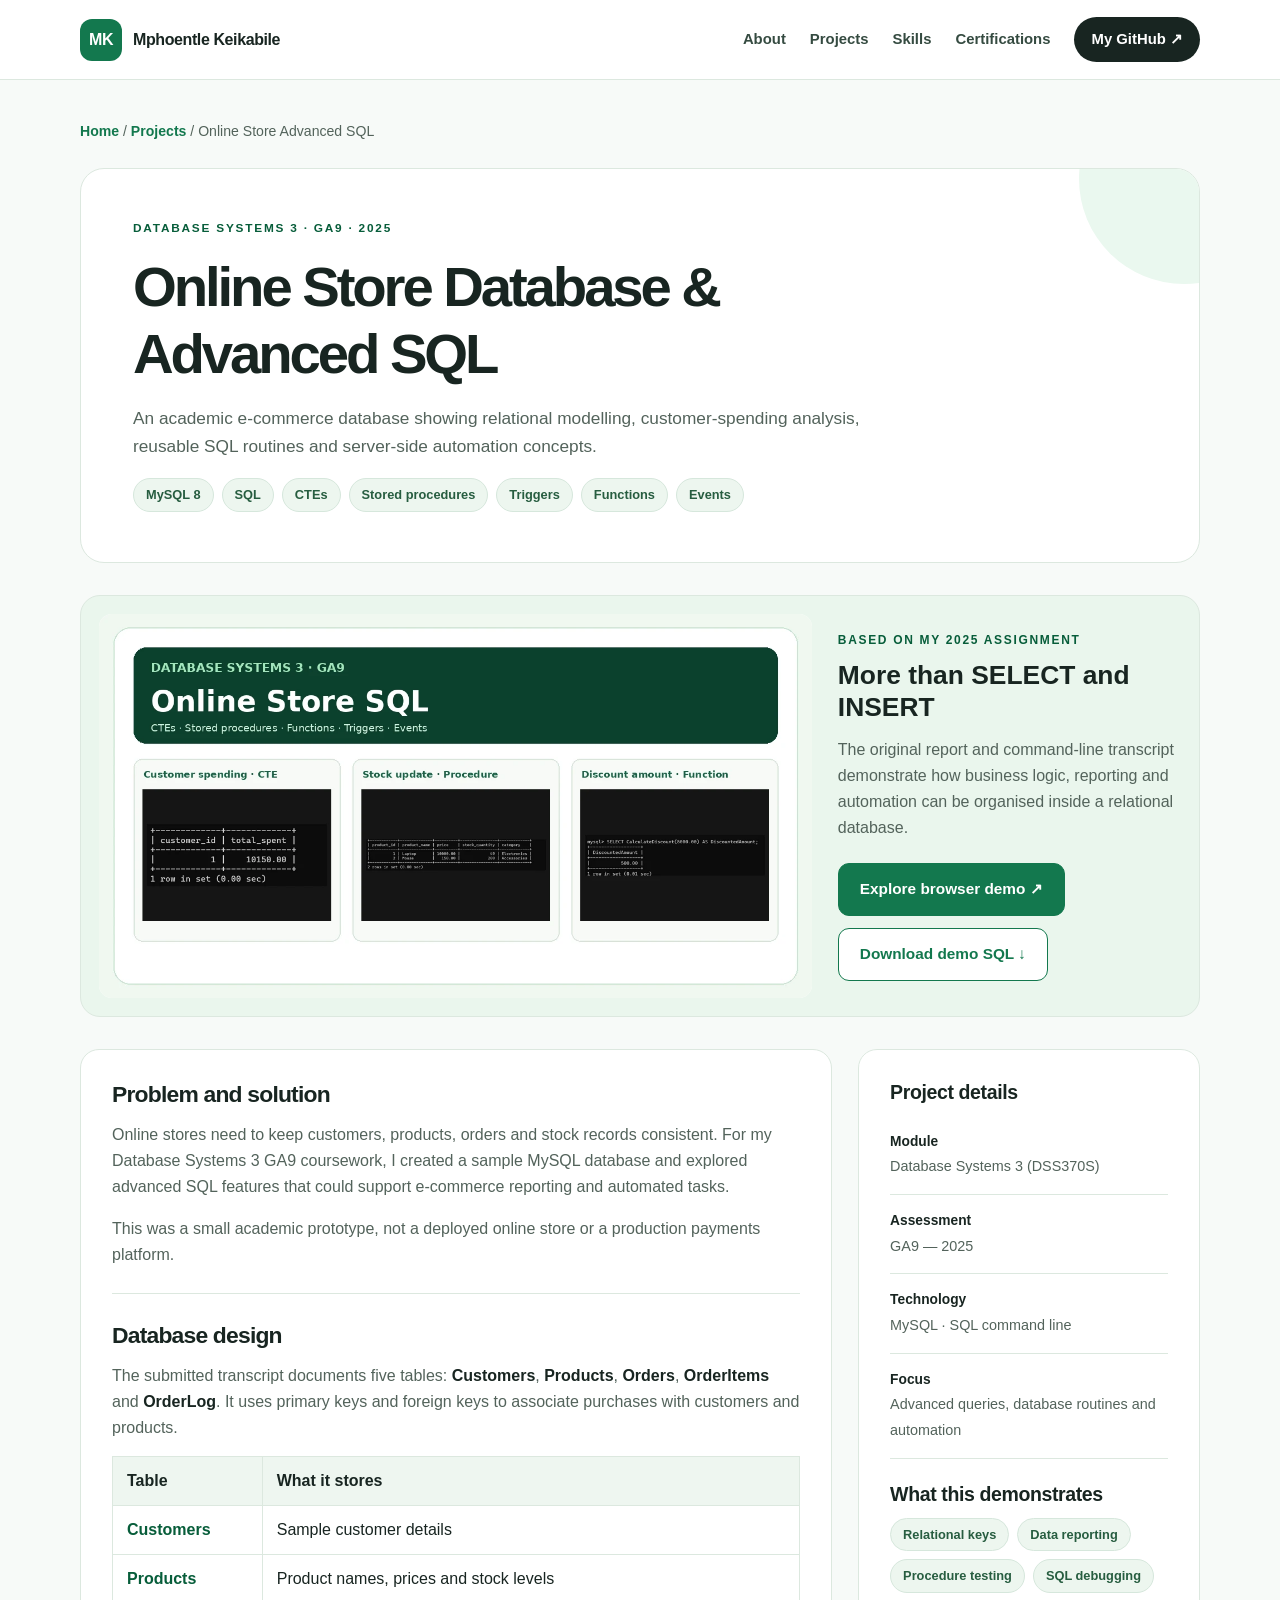
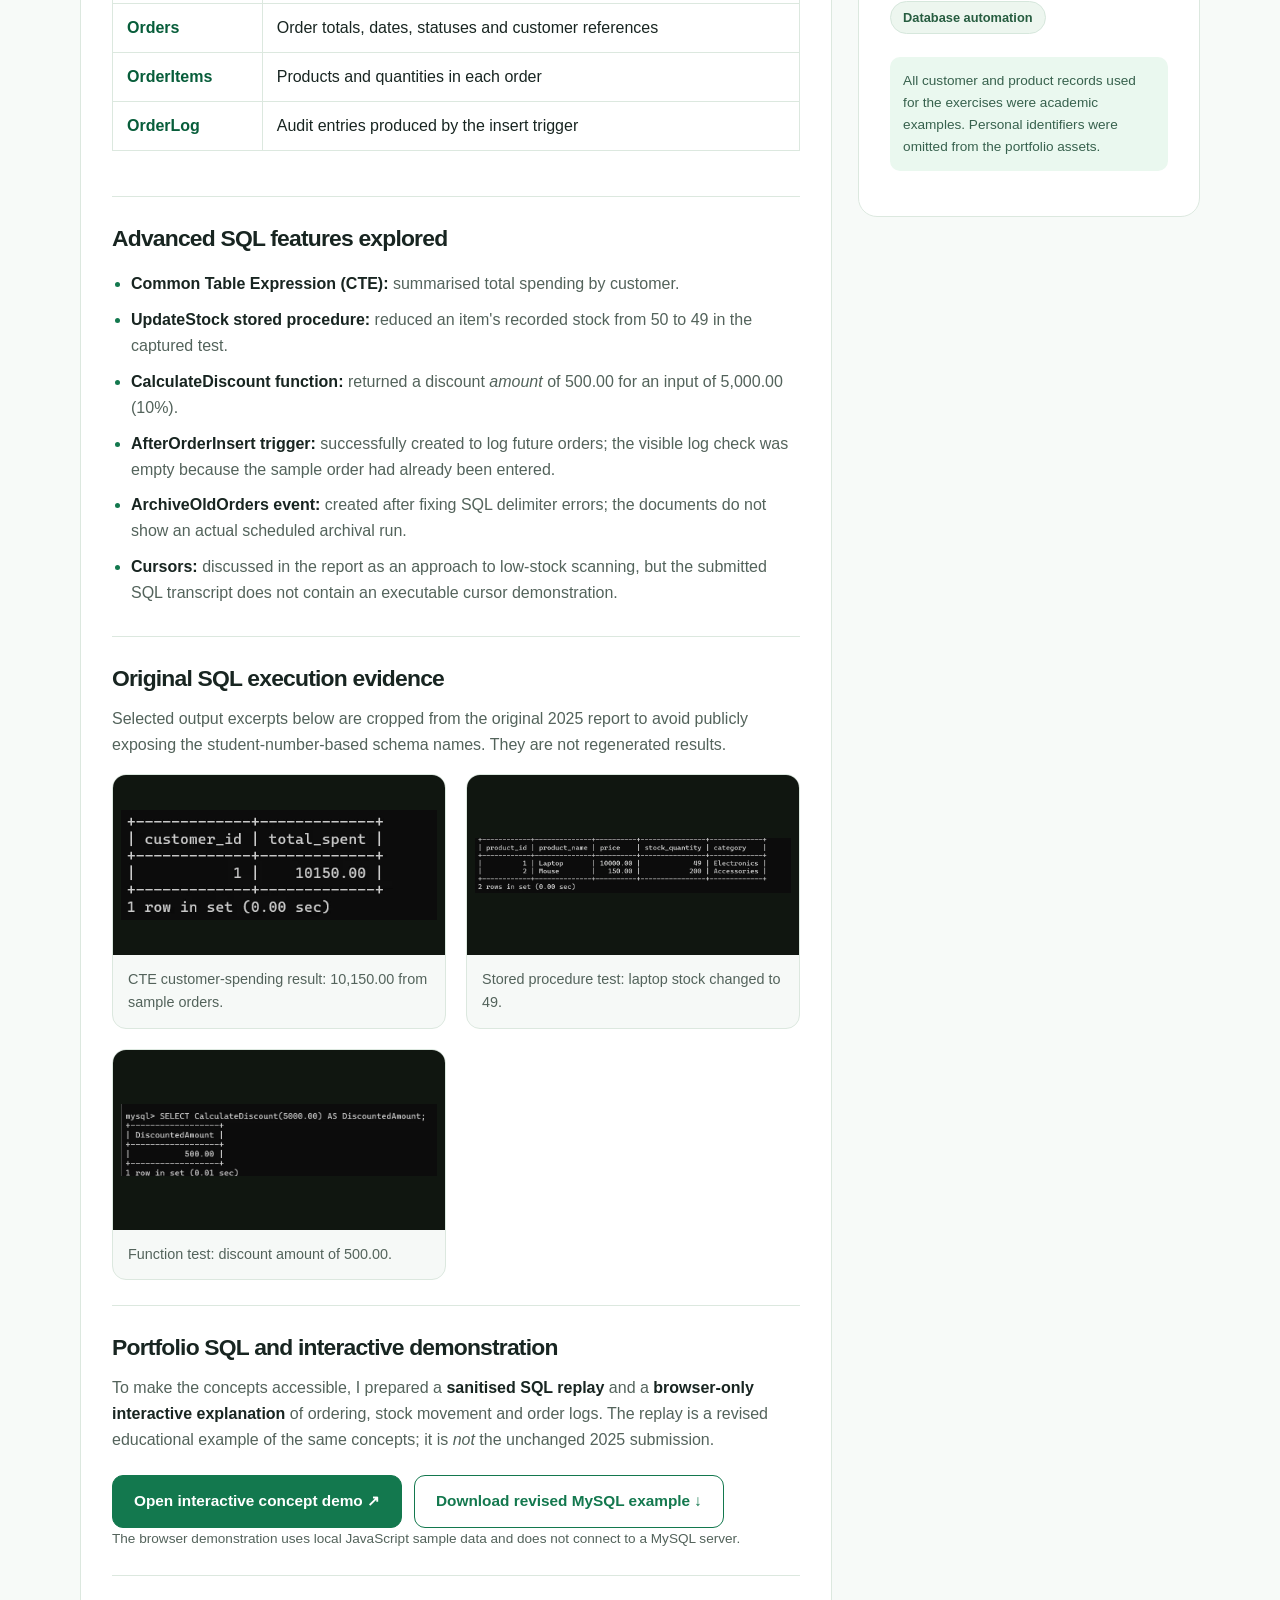
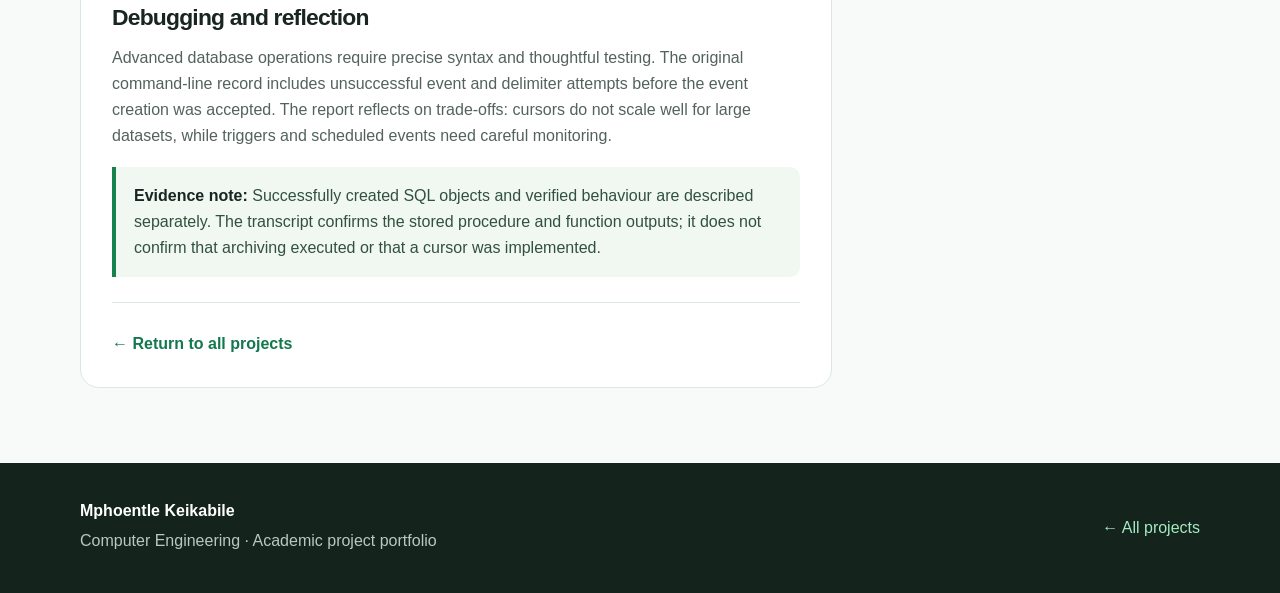
<file: projects/online-store-database.html>
<!DOCTYPE html><html lang="en"><head><meta charset="UTF-8"><meta name="viewport" content="width=device-width,initial-scale=1"><meta name="description" content="Database Systems 3 GA9: Online Store advanced SQL project, original evidence and public demonstration."><title>Online Store Advanced SQL | Mphoentle Keikabile</title><link rel="stylesheet" href="../styles.css"></head><body>
<header class="site-header"><div class="container nav"><a class="brand" href="../index.html"><span class="logo">MK</span><span>Mphoentle Keikabile</span></a><nav class="nav-links" aria-label="Main navigation"><a href="../index.html#about">About</a><a href="../index.html#projects">Projects</a><a href="../index.html#skills">Skills</a><a href="../index.html#certifications">Certifications</a><a class="cta-nav" href="https://github.com/Palesa-K" target="_blank" rel="noopener noreferrer">My GitHub ↗</a></nav></div></header>
<main class="container"><div class="breadcrumb"><a href="../index.html">Home</a> / <a href="../index.html#projects">Projects</a> / Online Store Advanced SQL</div>
<div class="detail-hero"><div class="eyebrow">Database Systems 3 · GA9 · 2025</div><h1>Online Store Database &amp; Advanced SQL</h1><p>An academic e-commerce database showing relational modelling, customer-spending analysis, reusable SQL routines and server-side automation concepts.</p><div class="chip-row"><span class="chip">MySQL 8</span><span class="chip">SQL</span><span class="chip">CTEs</span><span class="chip">Stored procedures</span><span class="chip">Triggers</span><span class="chip">Functions</span><span class="chip">Events</span></div></div>
<div class="project-visual-hero database-hero"><img src="../assets/online-store-ga9-cover.webp" alt="Project cover showing actual anonymised MySQL output excerpts"><div><span class="photo-kicker">Based on my 2025 assignment</span><strong>More than SELECT and INSERT</strong><p>The original report and command-line transcript demonstrate how business logic, reporting and automation can be organised inside a relational database.</p><div class="buttons evidence-buttons"><a class="btn primary" href="../online-store-demo/index.html">Explore browser demo ↗</a><a class="btn outline" href="../database-code/online-store-portfolio-replay.sql" download>Download demo SQL ↓</a></div></div></div>
<div class="detail-columns"><article class="detail-main">
<section><h2>Problem and solution</h2><p>Online stores need to keep customers, products, orders and stock records consistent. For my Database Systems 3 GA9 coursework, I created a sample MySQL database and explored advanced SQL features that could support e-commerce reporting and automated tasks.</p><p>This was a small academic prototype, not a deployed online store or a production payments platform.</p></section>
<section><h2>Database design</h2><p>The submitted transcript documents five tables: <strong>Customers</strong>, <strong>Products</strong>, <strong>Orders</strong>, <strong>OrderItems</strong> and <strong>OrderLog</strong>. It uses primary keys and foreign keys to associate purchases with customers and products.</p><div class="power-table"><table><thead><tr><th>Table</th><th>What it stores</th></tr></thead><tbody><tr><td>Customers</td><td>Sample customer details</td></tr><tr><td>Products</td><td>Product names, prices and stock levels</td></tr><tr><td>Orders</td><td>Order totals, dates, statuses and customer references</td></tr><tr><td>OrderItems</td><td>Products and quantities in each order</td></tr><tr><td>OrderLog</td><td>Audit entries produced by the insert trigger</td></tr></tbody></table></div></section>
<section><h2>Advanced SQL features explored</h2><ul class="clean-list"><li><strong>Common Table Expression (CTE):</strong> summarised total spending by customer.</li><li><strong>UpdateStock stored procedure:</strong> reduced an item's recorded stock from 50 to 49 in the captured test.</li><li><strong>CalculateDiscount function:</strong> returned a discount <em>amount</em> of 500.00 for an input of 5,000.00 (10%).</li><li><strong>AfterOrderInsert trigger:</strong> successfully created to log future orders; the visible log check was empty because the sample order had already been entered.</li><li><strong>ArchiveOldOrders event:</strong> created after fixing SQL delimiter errors; the documents do not show an actual scheduled archival run.</li><li><strong>Cursors:</strong> discussed in the report as an approach to low-stock scanning, but the submitted SQL transcript does not contain an executable cursor demonstration.</li></ul></section>
<section><h2>Original SQL execution evidence</h2><p>Selected output excerpts below are cropped from the original 2025 report to avoid publicly exposing the student-number-based schema names. They are not regenerated results.</p><div class="evidence-grid terminal-grid"><figure><img src="../assets/ga9-cte-result.webp" alt="MySQL CTE customer spending result, total 10150" loading="lazy"><figcaption>CTE customer-spending result: 10,150.00 from sample orders.</figcaption></figure><figure><img src="../assets/ga9-stock-result.webp" alt="MySQL product table stock quantity after stored procedure" loading="lazy"><figcaption>Stored procedure test: laptop stock changed to 49.</figcaption></figure><figure><img src="../assets/ga9-discount-result.webp" alt="MySQL discount function returns 500 for input 5000" loading="lazy"><figcaption>Function test: discount amount of 500.00.</figcaption></figure></div></section>
<section><h2>Portfolio SQL and interactive demonstration</h2><p>To make the concepts accessible, I prepared a <strong>sanitised SQL replay</strong> and a <strong>browser-only interactive explanation</strong> of ordering, stock movement and order logs. The replay is a revised educational example of the same concepts; it is <em>not</em> the unchanged 2025 submission.</p><div class="buttons evidence-buttons"><a class="btn primary" href="../online-store-demo/index.html">Open interactive concept demo ↗</a><a class="btn outline" href="../database-code/online-store-portfolio-replay.sql" download>Download revised MySQL example ↓</a></div><p class="small-note">The browser demonstration uses local JavaScript sample data and does not connect to a MySQL server.</p></section>
<section><h2>Debugging and reflection</h2><p>Advanced database operations require precise syntax and thoughtful testing. The original command-line record includes unsuccessful event and delimiter attempts before the event creation was accepted. The report reflects on trade-offs: cursors do not scale well for large datasets, while triggers and scheduled events need careful monitoring.</p><div class="accuracy-note"><strong>Evidence note:</strong> Successfully created SQL objects and verified behaviour are described separately. The transcript confirms the stored procedure and function outputs; it does not confirm that archiving executed or that a cursor was implemented.</div></section><div class="detail-footer"><a class="back-link" href="../index.html#projects">← Return to all projects</a></div></article>
<aside class="detail-side"><h3>Project details</h3><div class="meta"><strong>Module</strong><span>Database Systems 3 (DSS370S)</span></div><div class="meta"><strong>Assessment</strong><span>GA9 — 2025</span></div><div class="meta"><strong>Technology</strong><span>MySQL · SQL command line</span></div><div class="meta"><strong>Focus</strong><span>Advanced queries, database routines and automation</span></div><h3 style="margin-top:24px">What this demonstrates</h3><div class="chip-row"><span class="chip">Relational keys</span><span class="chip">Data reporting</span><span class="chip">Procedure testing</span><span class="chip">SQL debugging</span><span class="chip">Database automation</span></div><p class="small-note">All customer and product records used for the exercises were academic examples. Personal identifiers were omitted from the portfolio assets.</p></aside></div></main><footer class="site-footer"><div class="container footer-row"><div><strong>Mphoentle Keikabile</strong><p>Computer Engineering · Academic project portfolio</p></div><a href="../index.html#projects">← All projects</a></div></footer></body></html>
</file>
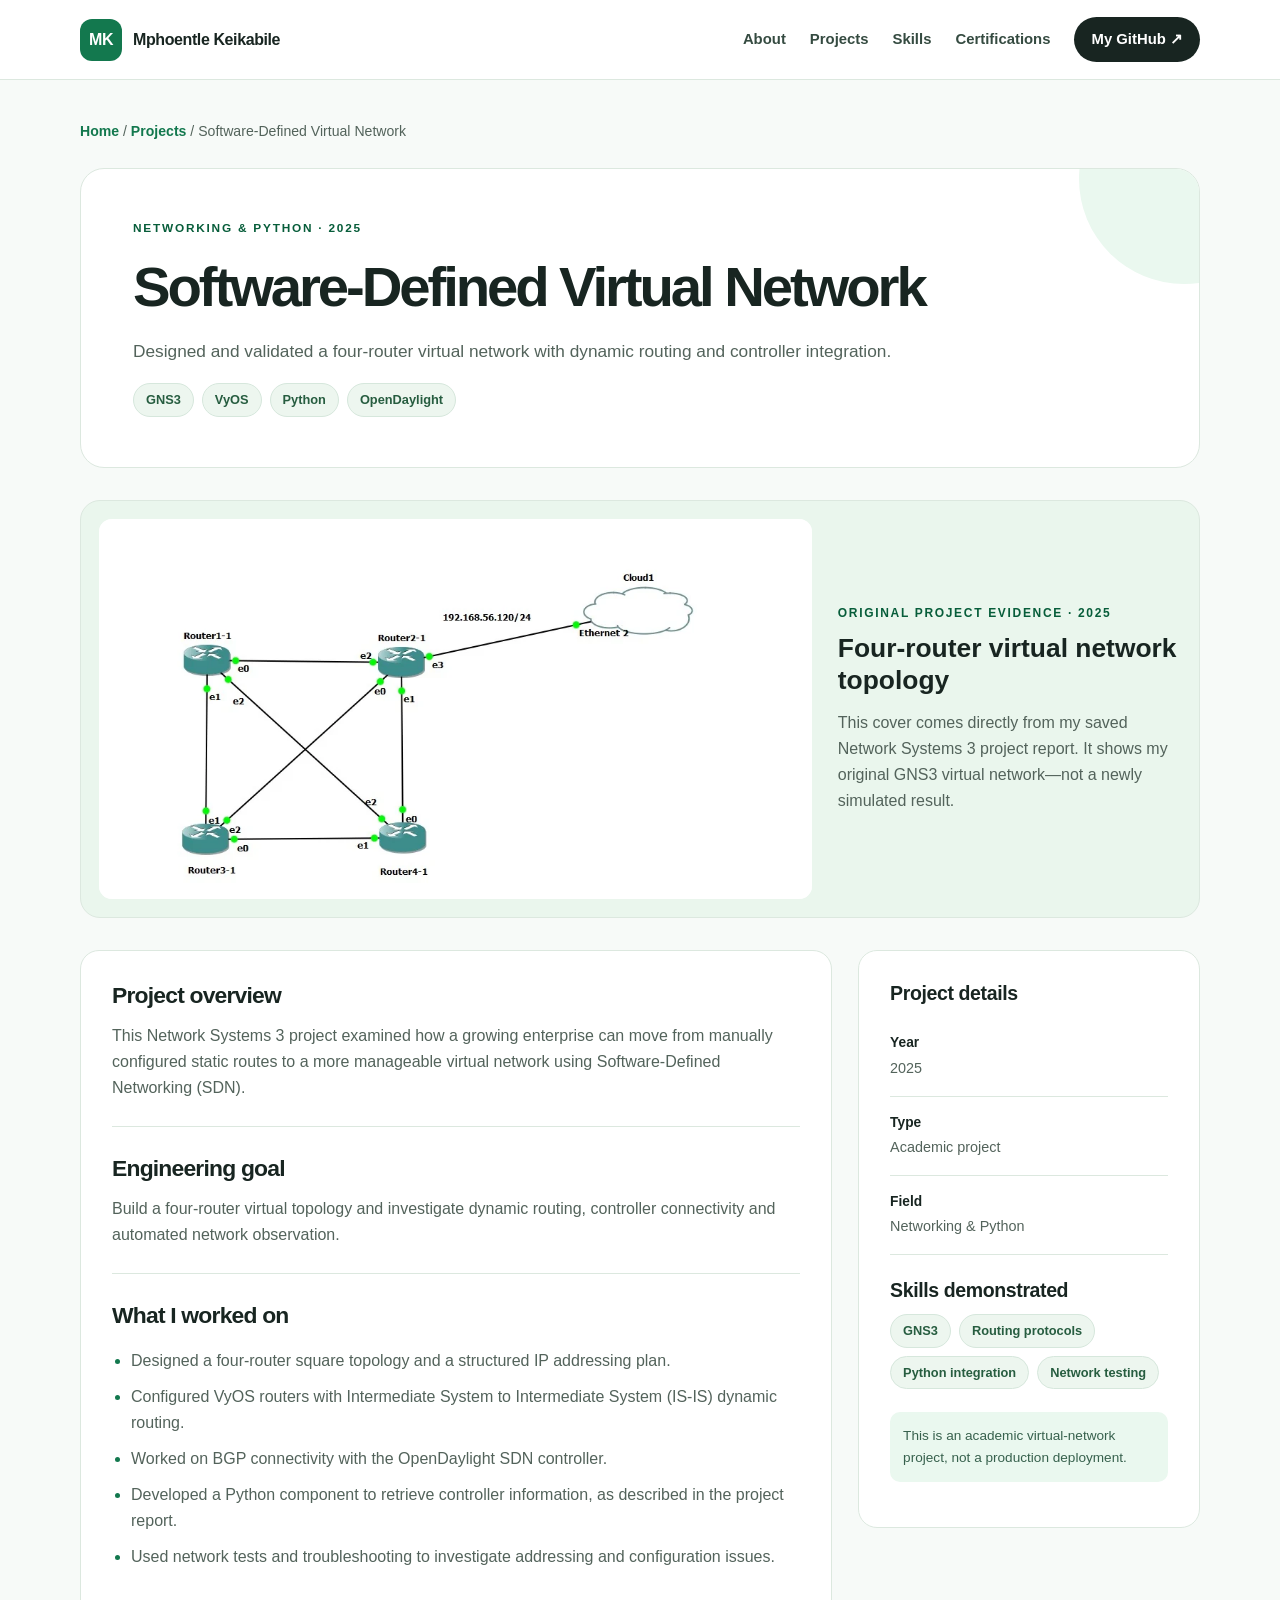
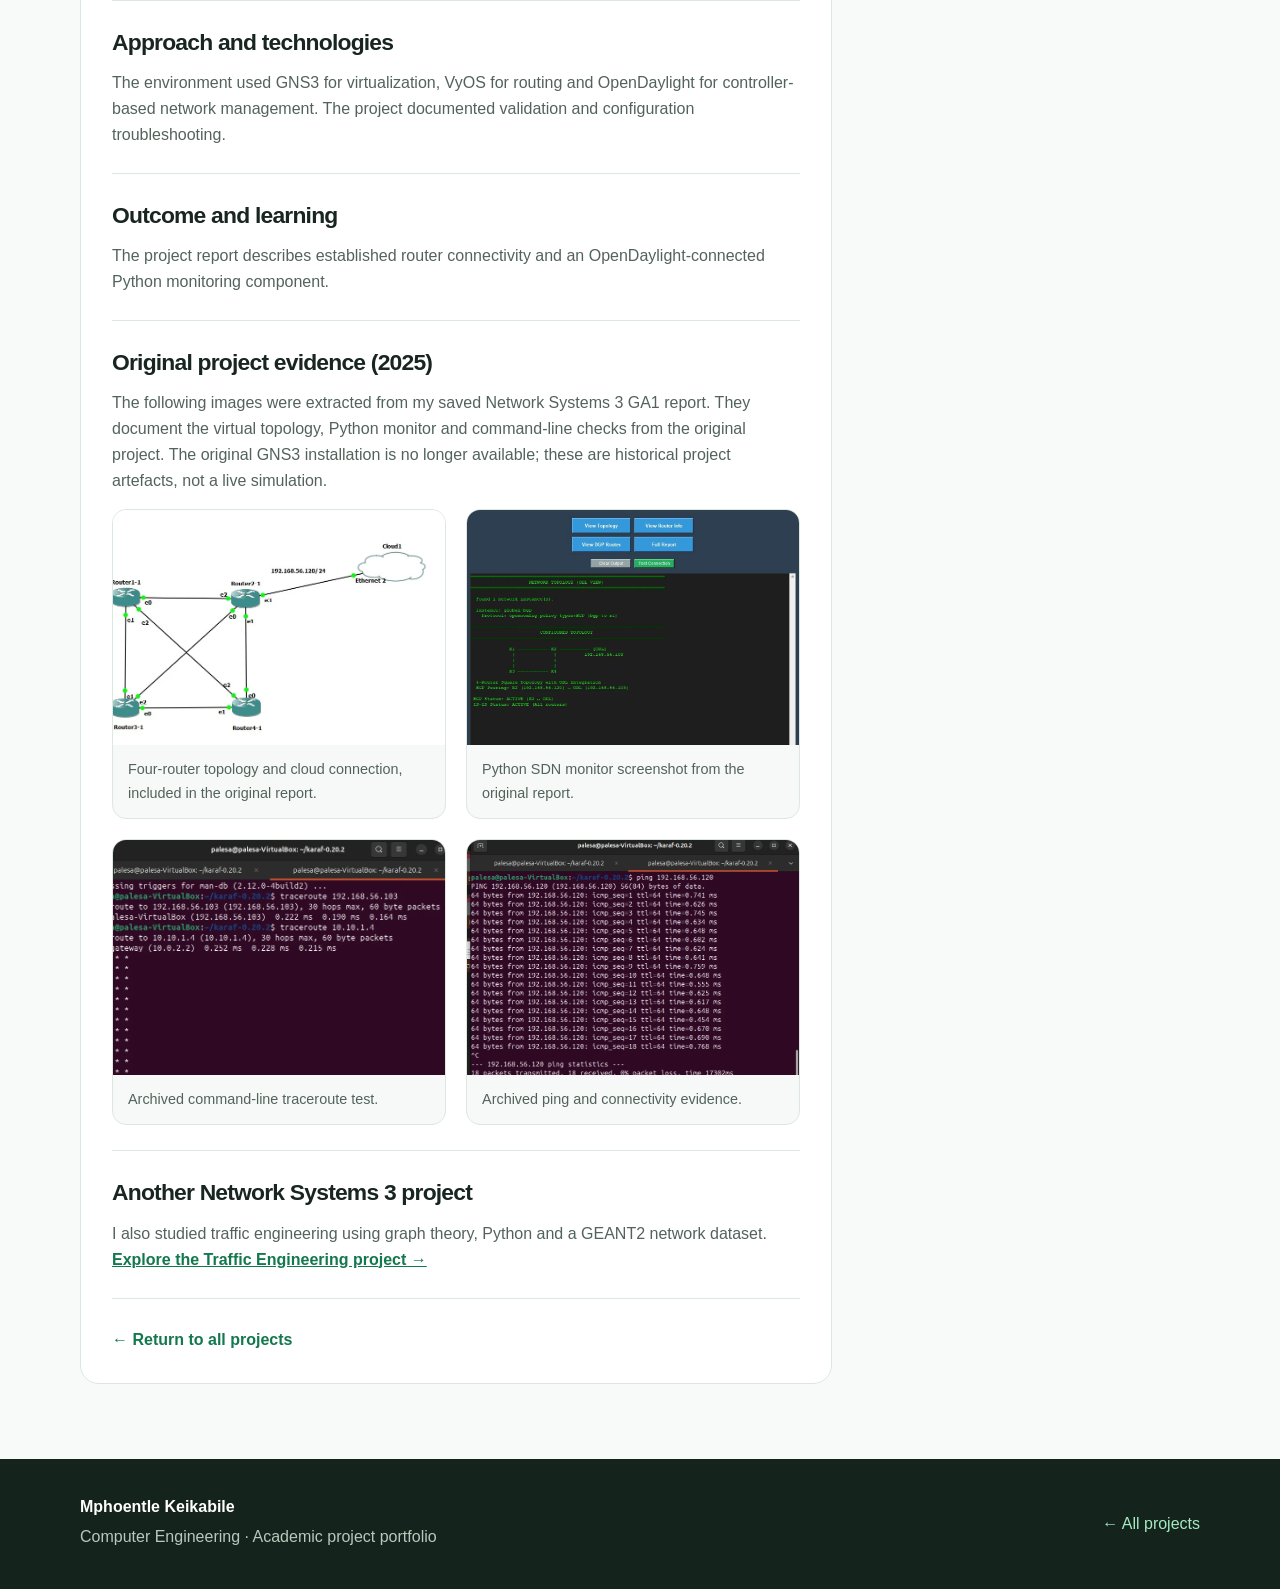
<file: projects/sdn-network.html>
<!DOCTYPE html>

<html lang="en"><head><meta charset="utf-8"/><meta content="width=device-width,initial-scale=1" name="viewport"/><meta content="Software-Defined Virtual Network: an academic Computer Engineering project by Mphoentle Keikabile." name="description"/><title>Software-Defined Virtual Network | Mphoentle Keikabile</title><link href="../styles.css" rel="stylesheet"/></head>
<body><header class="site-header"><div class="container nav"><a class="brand" href="../index.html"><span class="logo">MK</span><span>Mphoentle Keikabile</span></a><nav aria-label="Main navigation" class="nav-links"><a href="../index.html#about">About</a><a href="../index.html#projects">Projects</a><a href="../index.html#skills">Skills</a><a href="../index.html#certifications">Certifications</a><a class="cta-nav" href="https://github.com/Palesa-K" rel="noopener noreferrer" target="_blank">My GitHub ↗</a></nav></div></header>
<main class="container"><div class="breadcrumb"><a href="../index.html">Home</a> / <a href="../index.html#projects">Projects</a> / Software-Defined Virtual Network</div><div class="detail-hero"><div class="eyebrow">Networking &amp; Python · 2025</div><h1>Software-Defined Virtual Network</h1><p>Designed and validated a four-router virtual network with dynamic routing and controller integration.</p><div class="chip-row"><span class="chip">GNS3</span><span class="chip">VyOS</span><span class="chip">Python</span><span class="chip">OpenDaylight</span></div></div>
<div class="project-visual-hero topology-hero"><img src="../assets/gns3-topology.webp" loading="eager" alt="Archived four-router GNS3 topology with external cloud link"><div><span class="photo-kicker">Original project evidence · 2025</span><strong>Four-router virtual network topology</strong><p>This cover comes directly from my saved Network Systems 3 project report. It shows my original GNS3 virtual network—not a newly simulated result.</p></div></div>
<div class="detail-columns"><article class="detail-main"><section><h2>Project overview</h2><p>This Network Systems 3 project examined how a growing enterprise can move from manually configured static routes to a more manageable virtual network using Software-Defined Networking (SDN).</p></section><section><h2>Engineering goal</h2><p>Build a four-router virtual topology and investigate dynamic routing, controller connectivity and automated network observation.</p></section><section><h2>What I worked on</h2><ul class="clean-list"><li>Designed a four-router square topology and a structured IP addressing plan.</li>
<li>Configured VyOS routers with Intermediate System to Intermediate System (IS-IS) dynamic routing.</li>
<li>Worked on BGP connectivity with the OpenDaylight SDN controller.</li>
<li>Developed a Python component to retrieve controller information, as described in the project report.</li>
<li>Used network tests and troubleshooting to investigate addressing and configuration issues.</li></ul></section><section><h2>Approach and technologies</h2><p>The environment used GNS3 for virtualization, VyOS for routing and OpenDaylight for controller-based network management. The project documented validation and configuration troubleshooting.</p></section><section><h2>Outcome and learning</h2><p>The project report describes established router connectivity and an OpenDaylight-connected Python monitoring component.</p></section><section><h2>Original project evidence (2025)</h2><p>The following images were extracted from my saved Network Systems 3 GA1 report. They document the virtual topology, Python monitor and command-line checks from the original project. The original GNS3 installation is no longer available; these are historical project artefacts, not a live simulation.</p>
<div class="evidence-grid">
<figure><a href="../assets/gns3-topology.webp" rel="noopener" target="_blank"><img alt="Original four-router network topology diagram from 2025 GNS3 report" loading="lazy" src="../assets/gns3-topology.webp"/></a><figcaption>Four-router topology and cloud connection, included in the original report.</figcaption></figure>
<figure><a href="../assets/sdn-python-monitor.webp" rel="noopener" target="_blank"><img alt="Python network monitor screen from project" loading="lazy" src="../assets/sdn-python-monitor.webp"/></a><figcaption>Python SDN monitor screenshot from the original report.</figcaption></figure>
<figure><a href="../assets/gns3-traceroute.webp" rel="noopener" target="_blank"><img alt="Traceroute command-line evidence" loading="lazy" src="../assets/gns3-traceroute.webp"/></a><figcaption>Archived command-line traceroute test.</figcaption></figure>
<figure><a href="../assets/gns3-ping-tests.webp" rel="noopener" target="_blank"><img alt="Connectivity command-line evidence" loading="lazy" src="../assets/gns3-ping-tests.webp"/></a><figcaption>Archived ping and connectivity evidence.</figcaption></figure>
</div></section><section><h2>Another Network Systems 3 project</h2><p>I also studied traffic engineering using graph theory, Python and a GEANT2 network dataset. <a href="traffic-engineering.html" style="color:#13784e;font-weight:700">Explore the Traffic Engineering project →</a></p></section><div class="detail-footer"><a class="back-link" href="../index.html#projects">← Return to all projects</a></div></article>
<aside class="detail-side"><h3>Project details</h3><div class="meta"><strong>Year</strong><span>2025</span></div><div class="meta"><strong>Type</strong><span>Academic project</span></div><div class="meta"><strong>Field</strong><span>Networking &amp; Python</span></div><h3 style="margin-top:24px">Skills demonstrated</h3><div class="chip-row"><span class="chip">GNS3</span><span class="chip">Routing protocols</span><span class="chip">Python integration</span><span class="chip">Network testing</span></div><p class="small-note">This is an academic virtual-network project, not a production deployment.</p></aside></div></main>
<footer class="site-footer"><div class="container footer-row"><div><strong>Mphoentle Keikabile</strong><p>Computer Engineering · Academic project portfolio</p></div><a href="../index.html#projects">← All projects</a></div></footer></body></html>
</file>
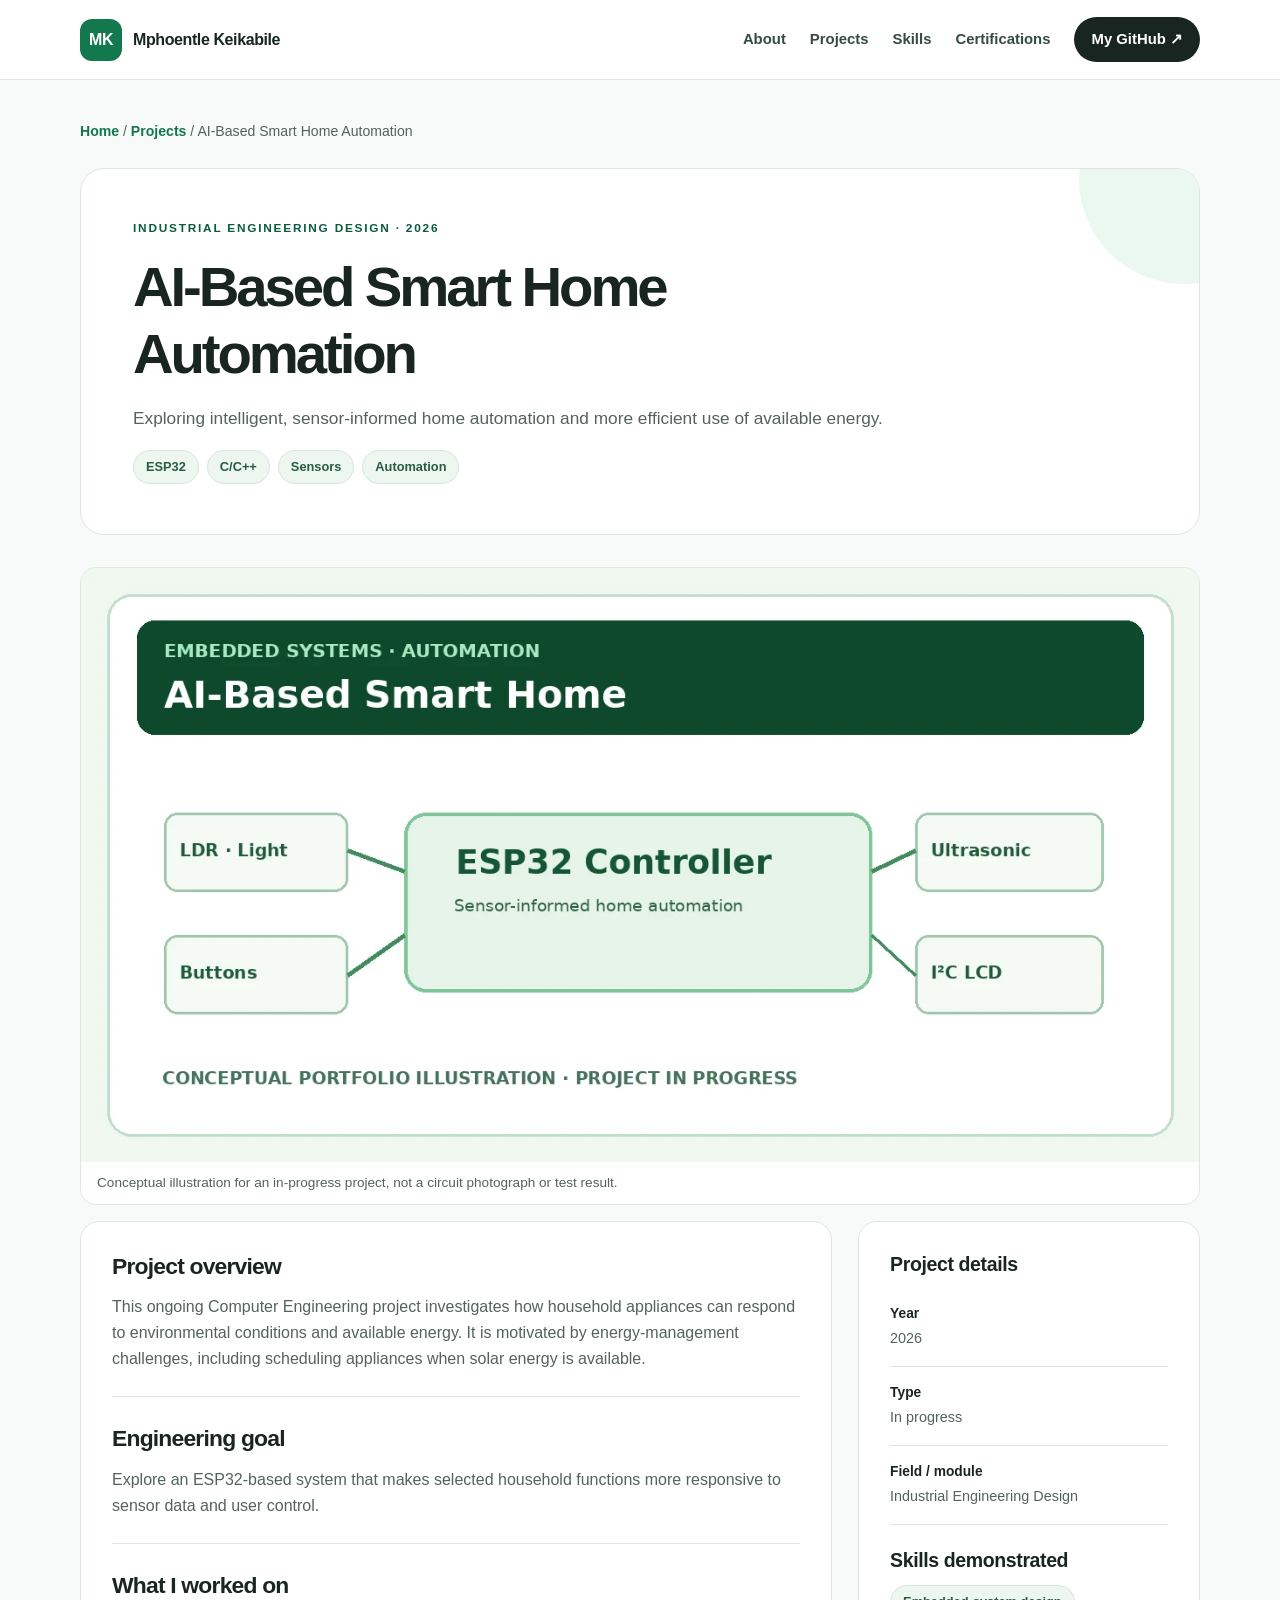
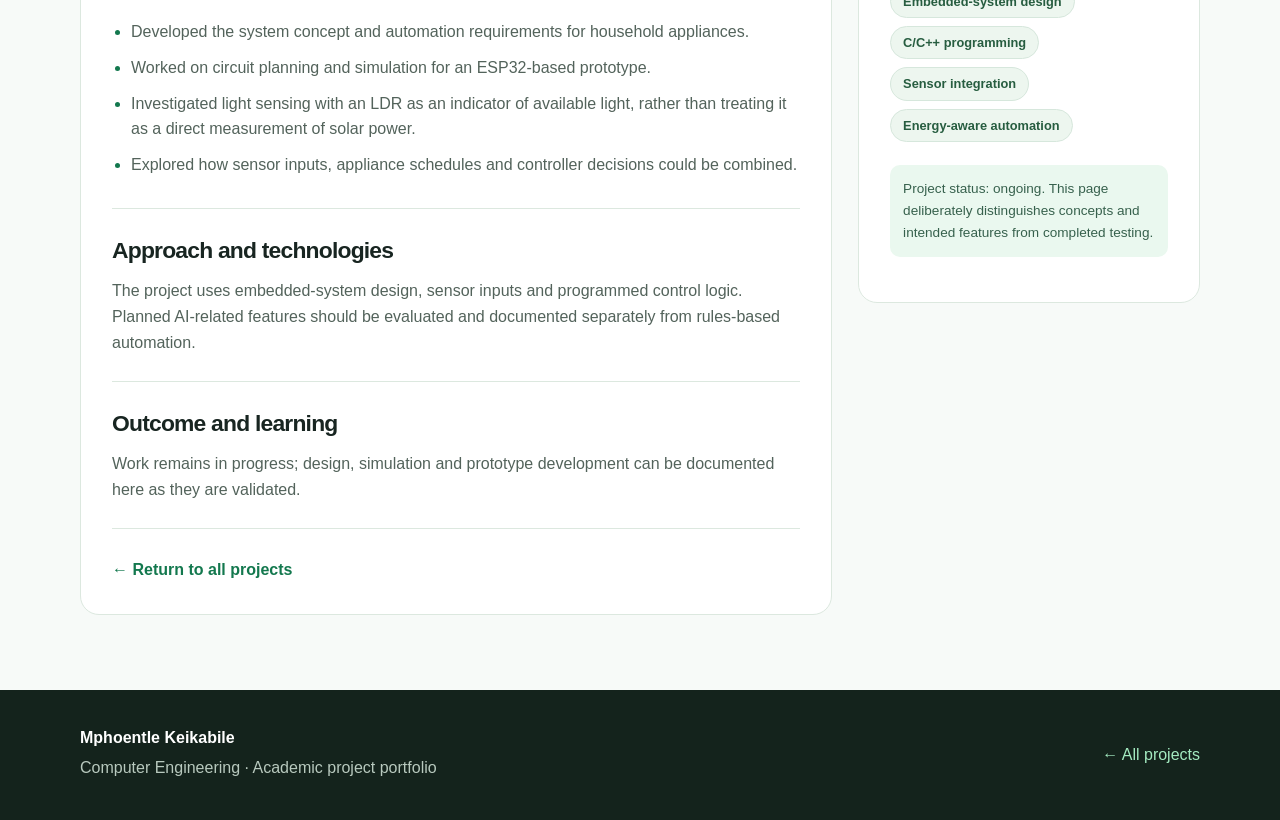
<file: projects/smart-home-automation.html>
<!DOCTYPE html>

<html lang="en"><head><meta charset="utf-8"/><meta content="width=device-width,initial-scale=1" name="viewport"/><meta content="AI-Based Smart Home Automation: an academic Computer Engineering project by Mphoentle Keikabile." name="description"/><title>AI-Based Smart Home Automation | Mphoentle Keikabile</title><link href="../styles.css" rel="stylesheet"/></head>
<body><header class="site-header"><div class="container nav"><a class="brand" href="../index.html"><span class="logo">MK</span><span>Mphoentle Keikabile</span></a><nav aria-label="Main navigation" class="nav-links"><a href="../index.html#about">About</a><a href="../index.html#projects">Projects</a><a href="../index.html#skills">Skills</a><a href="../index.html#certifications">Certifications</a><a class="cta-nav" href="https://github.com/Palesa-K" rel="noopener noreferrer" target="_blank">My GitHub ↗</a></nav></div></header>
<main class="container"><div class="breadcrumb"><a href="../index.html">Home</a> / <a href="../index.html#projects">Projects</a> / AI-Based Smart Home Automation</div><div class="detail-hero"><div class="eyebrow">Industrial Engineering Design · 2026</div><h1>AI-Based Smart Home Automation</h1><p>Exploring intelligent, sensor-informed home automation and more efficient use of available energy.</p><div class="chip-row"><span class="chip">ESP32</span><span class="chip">C/C++</span><span class="chip">Sensors</span><span class="chip">Automation</span></div></div><figure class="diagram-frame"><img alt="Concept illustration of ESP32 based smart home" loading="lazy" src="../assets/smart-home-concept-cover.webp"/><figcaption>Conceptual illustration for an in-progress project, not a circuit photograph or test result.</figcaption></figure>
<div class="detail-columns"><article class="detail-main"><section><h2>Project overview</h2><p>This ongoing Computer Engineering project investigates how household appliances can respond to environmental conditions and available energy. It is motivated by energy-management challenges, including scheduling appliances when solar energy is available.</p></section><section><h2>Engineering goal</h2><p>Explore an ESP32-based system that makes selected household functions more responsive to sensor data and user control.</p></section><section><h2>What I worked on</h2><ul class="clean-list"><li>Developed the system concept and automation requirements for household appliances.</li>
<li>Worked on circuit planning and simulation for an ESP32-based prototype.</li>
<li>Investigated light sensing with an LDR as an indicator of available light, rather than treating it as a direct measurement of solar power.</li>
<li>Explored how sensor inputs, appliance schedules and controller decisions could be combined.</li></ul></section><section><h2>Approach and technologies</h2><p>The project uses embedded-system design, sensor inputs and programmed control logic. Planned AI-related features should be evaluated and documented separately from rules-based automation.</p></section><section><h2>Outcome and learning</h2><p>Work remains in progress; design, simulation and prototype development can be documented here as they are validated.</p></section><div class="detail-footer"><a class="back-link" href="../index.html#projects">← Return to all projects</a></div></article>
<aside class="detail-side"><h3>Project details</h3><div class="meta"><strong>Year</strong><span>2026</span></div><div class="meta"><strong>Type</strong><span>In progress</span></div><div class="meta"><strong>Field / module</strong><span>Industrial Engineering Design</span></div><h3 style="margin-top:24px">Skills demonstrated</h3><div class="chip-row"><span class="chip">Embedded-system design</span><span class="chip">C/C++ programming</span><span class="chip">Sensor integration</span><span class="chip">Energy-aware automation</span></div><p class="small-note">Project status: ongoing. This page deliberately distinguishes concepts and intended features from completed testing.</p></aside></div></main>
<footer class="site-footer"><div class="container footer-row"><div><strong>Mphoentle Keikabile</strong><p>Computer Engineering · Academic project portfolio</p></div><a href="../index.html#projects">← All projects</a></div></footer></body></html>
</file>
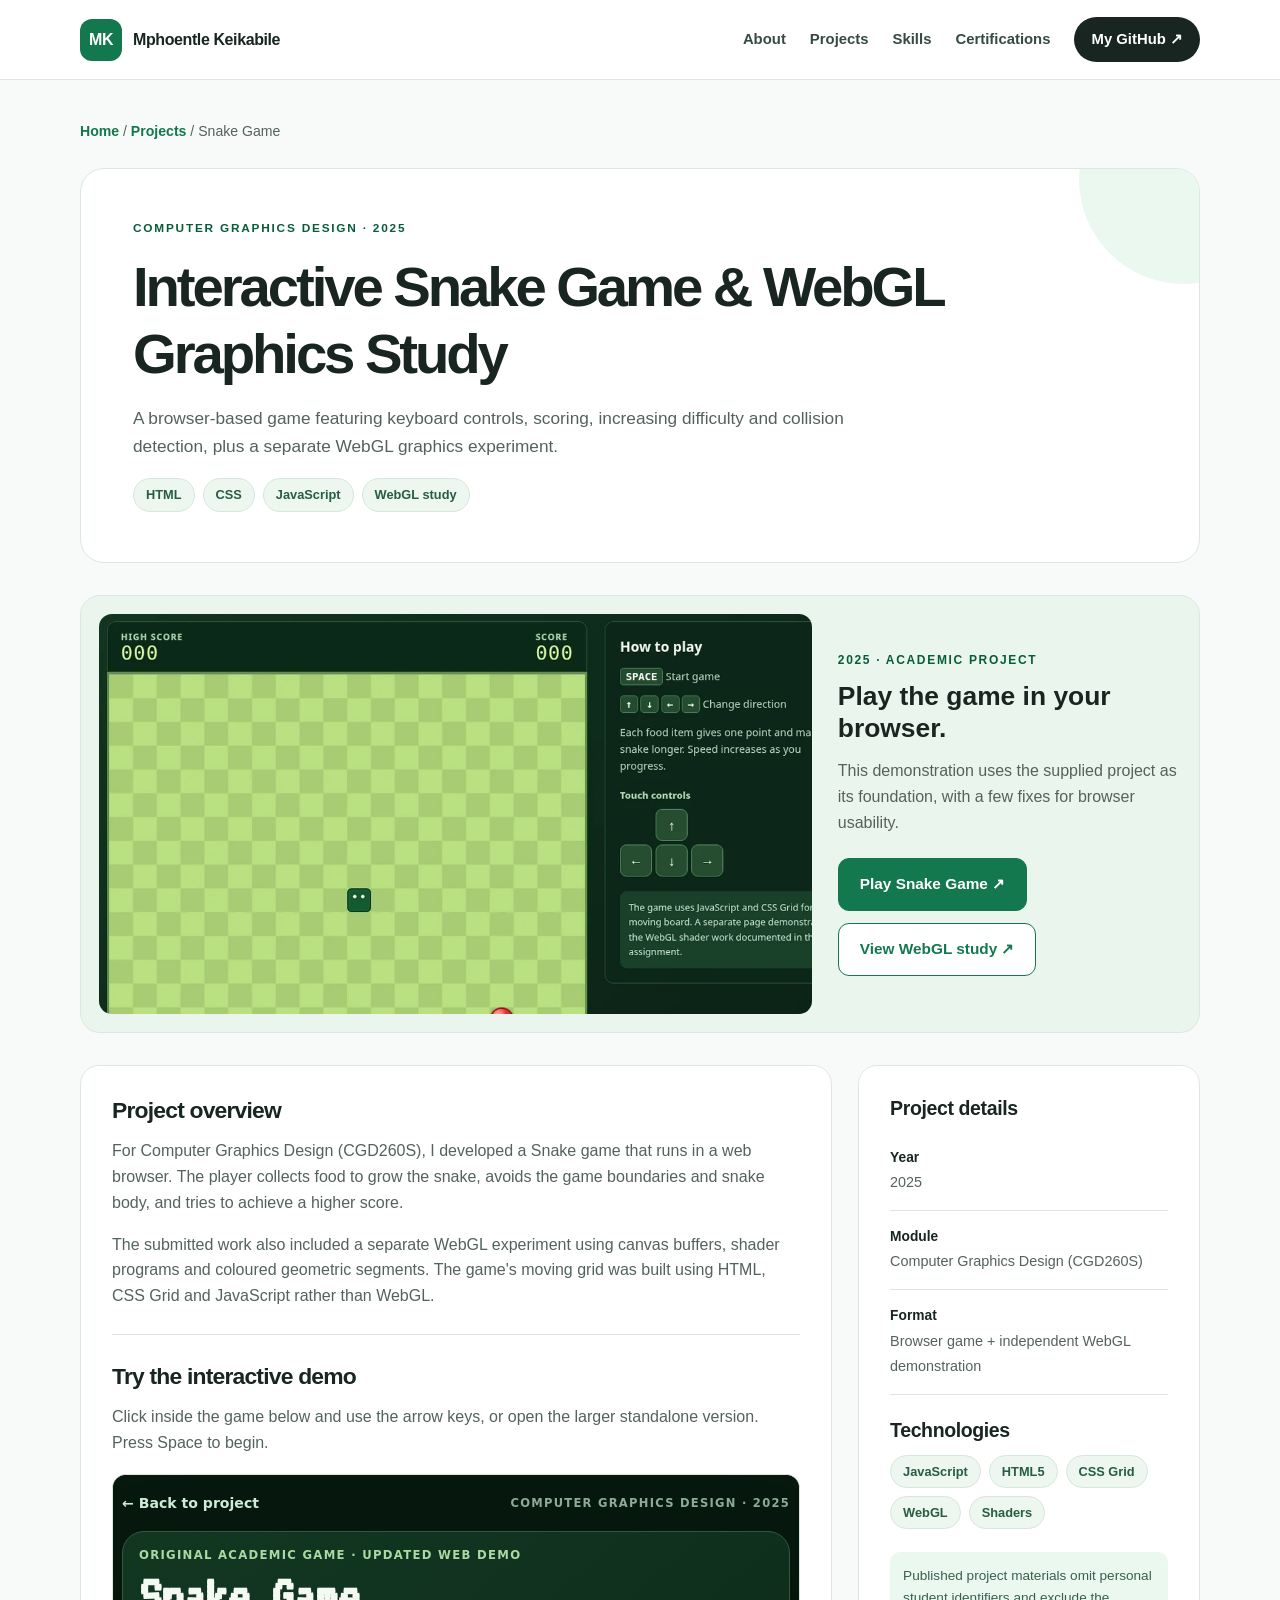
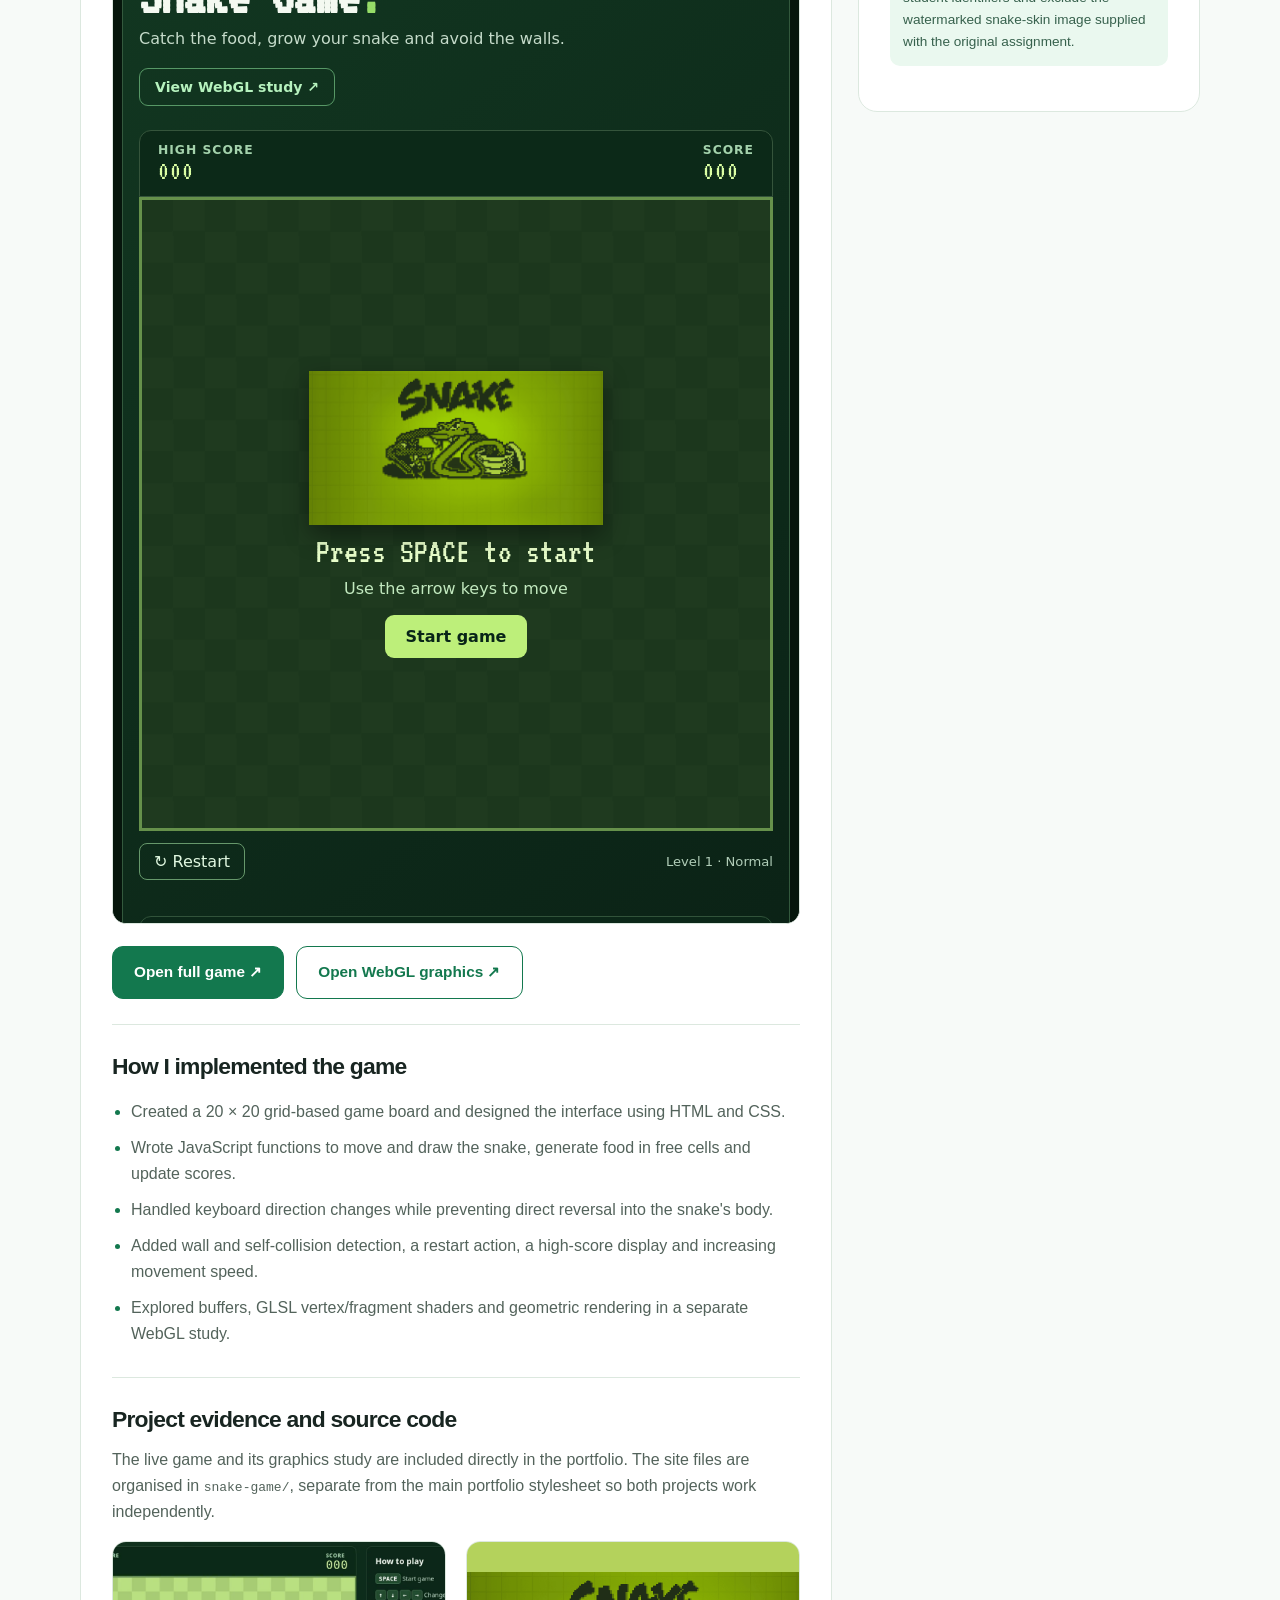
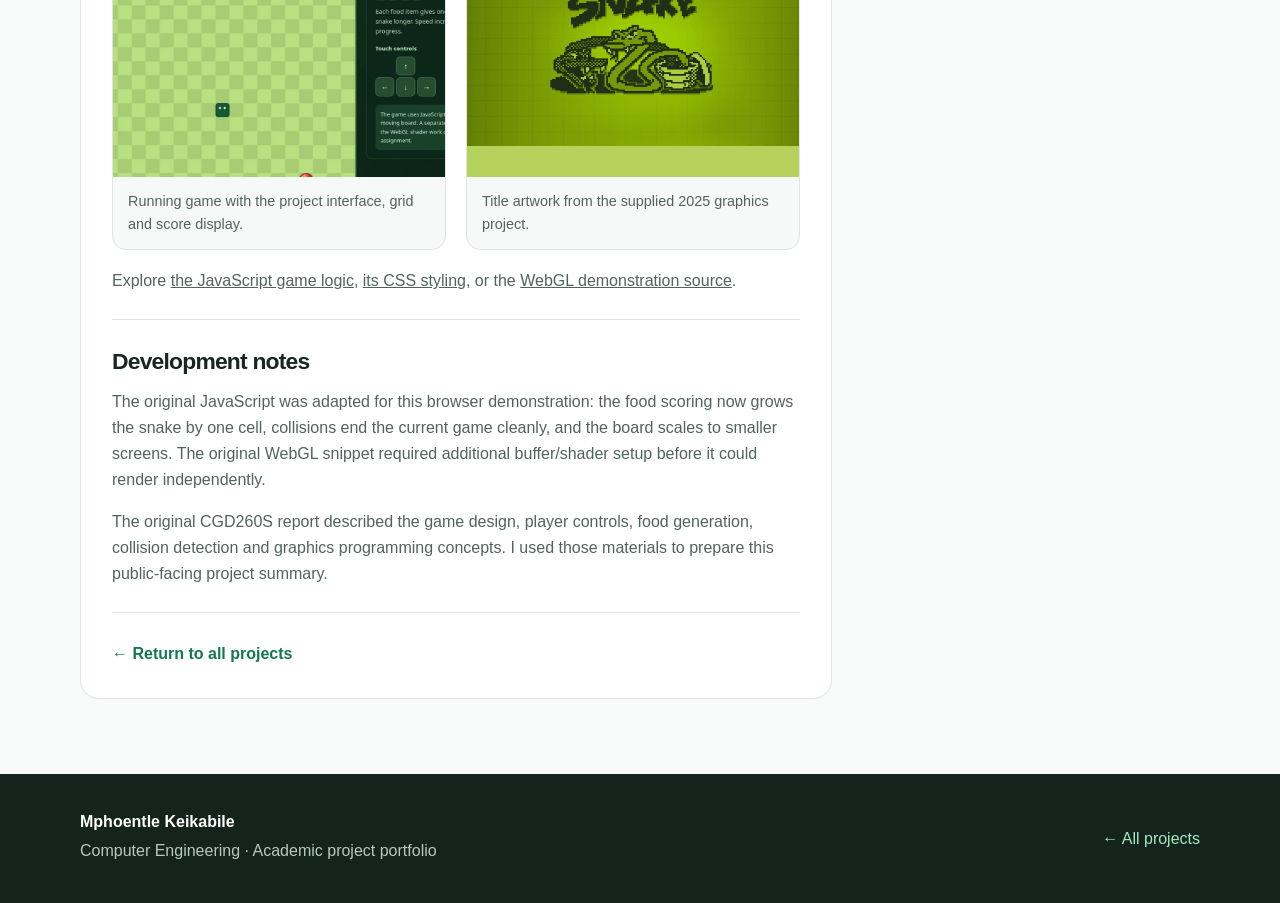
<file: projects/snake-webgl.html>
<!doctype html>
<html lang="en"><head><meta charset="UTF-8"><meta name="viewport" content="width=device-width,initial-scale=1"><meta name="description" content="Snake Game computer graphics project by Mphoentle Keikabile with playable JavaScript game and WebGL demonstration."><title>Snake Game | Mphoentle Keikabile</title><link rel="stylesheet" href="../styles.css"></head>
<body><header class="site-header"><div class="container nav"><a class="brand" href="../index.html"><span class="logo">MK</span><span>Mphoentle Keikabile</span></a><nav class="nav-links" aria-label="Main navigation"><a href="../index.html#about">About</a><a href="../index.html#projects">Projects</a><a href="../index.html#skills">Skills</a><a href="../index.html#certifications">Certifications</a><a class="cta-nav" href="https://github.com/Palesa-K" target="_blank" rel="noopener noreferrer">My GitHub ↗</a></nav></div></header>
<main class="container"><div class="breadcrumb"><a href="../index.html">Home</a> / <a href="../index.html#projects">Projects</a> / Snake Game</div>
<div class="detail-hero"><div class="eyebrow">Computer Graphics Design · 2025</div><h1>Interactive Snake Game &amp; WebGL Graphics Study</h1><p>A browser-based game featuring keyboard controls, scoring, increasing difficulty and collision detection, plus a separate WebGL graphics experiment.</p><div class="chip-row"><span class="chip">HTML</span><span class="chip">CSS</span><span class="chip">JavaScript</span><span class="chip">WebGL study</span></div></div>
<div class="project-visual-hero"><img src="../assets/snake-game-preview.webp" alt="Screenshot of the playable Snake game with green grid and score interface"><div><span class="photo-kicker">2025 · Academic project</span><strong>Play the game in your browser.</strong><p>This demonstration uses the supplied project as its foundation, with a few fixes for browser usability.</p><div class="buttons evidence-buttons"><a class="btn primary" href="../snake-game/index.html">Play Snake Game ↗</a><a class="btn outline" href="../snake-game/webgl-demo.html">View WebGL study ↗</a></div></div></div>
<div class="detail-columns"><article class="detail-main">
<section><h2>Project overview</h2><p>For Computer Graphics Design (CGD260S), I developed a Snake game that runs in a web browser. The player collects food to grow the snake, avoids the game boundaries and snake body, and tries to achieve a higher score.</p><p>The submitted work also included a separate WebGL experiment using canvas buffers, shader programs and coloured geometric segments. The game's moving grid was built using HTML, CSS Grid and JavaScript rather than WebGL.</p></section>
<section><h2>Try the interactive demo</h2><p>Click inside the game below and use the arrow keys, or open the larger standalone version. Press Space to begin.</p><iframe class="game-iframe" src="../snake-game/index.html" title="Playable Snake Game" loading="lazy"></iframe><div class="buttons evidence-buttons"><a class="btn primary" href="../snake-game/index.html">Open full game ↗</a><a class="btn outline" href="../snake-game/webgl-demo.html">Open WebGL graphics ↗</a></div></section>
<section><h2>How I implemented the game</h2><ul class="clean-list"><li>Created a 20 × 20 grid-based game board and designed the interface using HTML and CSS.</li><li>Wrote JavaScript functions to move and draw the snake, generate food in free cells and update scores.</li><li>Handled keyboard direction changes while preventing direct reversal into the snake's body.</li><li>Added wall and self-collision detection, a restart action, a high-score display and increasing movement speed.</li><li>Explored buffers, GLSL vertex/fragment shaders and geometric rendering in a separate WebGL study.</li></ul></section>
<section><h2>Project evidence and source code</h2><p>The live game and its graphics study are included directly in the portfolio. The site files are organised in <code>snake-game/</code>, separate from the main portfolio stylesheet so both projects work independently.</p><div class="evidence-grid"><figure><img src="../assets/snake-game-preview.webp" alt="Gameplay preview generated from Snake project files"><figcaption>Running game with the project interface, grid and score display.</figcaption></figure><figure><img src="../snake-game/assets/snake2.png" alt="Snake title artwork used in the original game" style="object-fit:contain;background:#b4d25c"><figcaption>Title artwork from the supplied 2025 graphics project.</figcaption></figure></div><p style="margin-top:18px">Explore <a href="../snake-game/script.js">the JavaScript game logic</a>, <a href="../snake-game/style.css">its CSS styling</a>, or the <a href="../snake-game/webgl-demo.js">WebGL demonstration source</a>.</p></section>
<section><h2>Development notes</h2><p>The original JavaScript was adapted for this browser demonstration: the food scoring now grows the snake by one cell, collisions end the current game cleanly, and the board scales to smaller screens. The original WebGL snippet required additional buffer/shader setup before it could render independently.</p><p>The original CGD260S report described the game design, player controls, food generation, collision detection and graphics programming concepts. I used those materials to prepare this public-facing project summary.</p></section>
<div class="detail-footer"><a class="back-link" href="../index.html#projects">← Return to all projects</a></div>
</article><aside class="detail-side"><h3>Project details</h3><div class="meta"><strong>Year</strong><span>2025</span></div><div class="meta"><strong>Module</strong><span>Computer Graphics Design (CGD260S)</span></div><div class="meta"><strong>Format</strong><span>Browser game + independent WebGL demonstration</span></div><h3 style="margin-top:24px">Technologies</h3><div class="chip-row"><span class="chip">JavaScript</span><span class="chip">HTML5</span><span class="chip">CSS Grid</span><span class="chip">WebGL</span><span class="chip">Shaders</span></div><p class="small-note">Published project materials omit personal student identifiers and exclude the watermarked snake-skin image supplied with the original assignment.</p></aside></div>
</main><footer class="site-footer"><div class="container footer-row"><div><strong>Mphoentle Keikabile</strong><p>Computer Engineering · Academic project portfolio</p></div><a href="../index.html#projects">← All projects</a></div></footer></body></html>
</file>
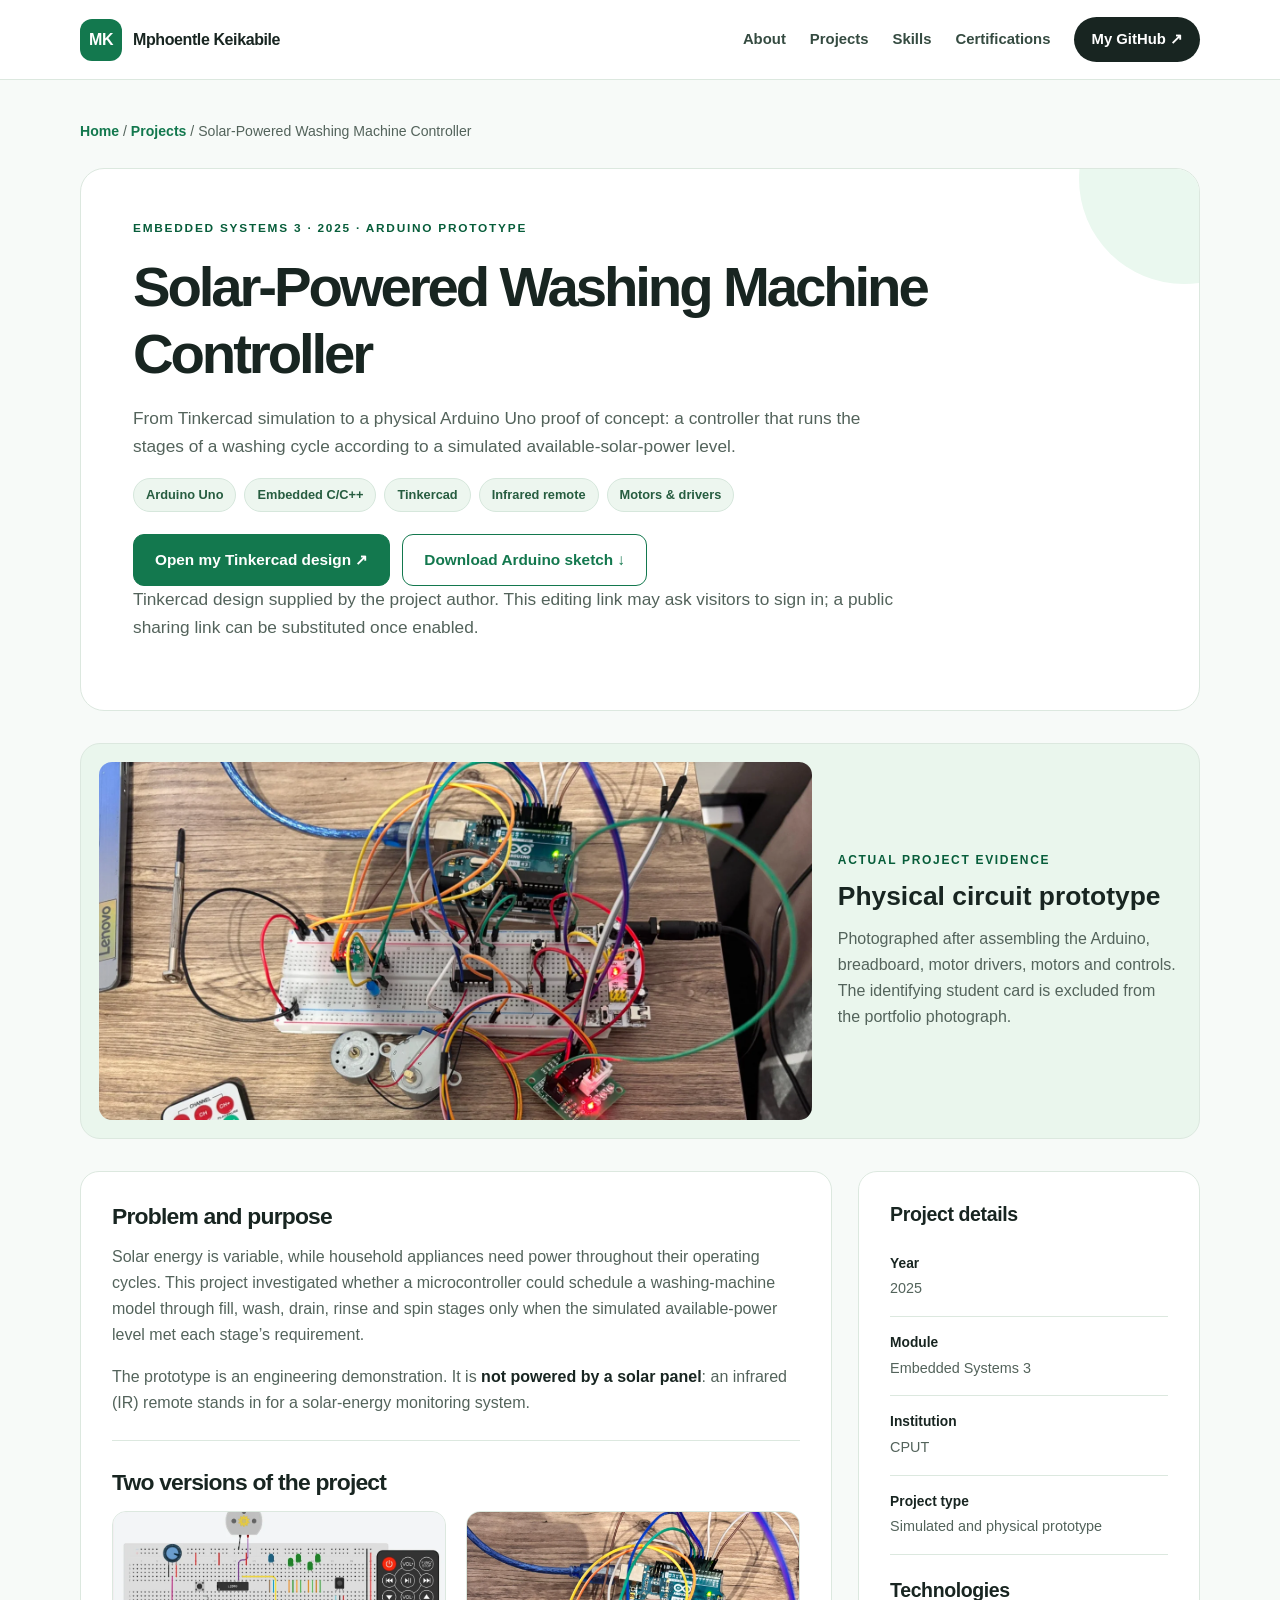
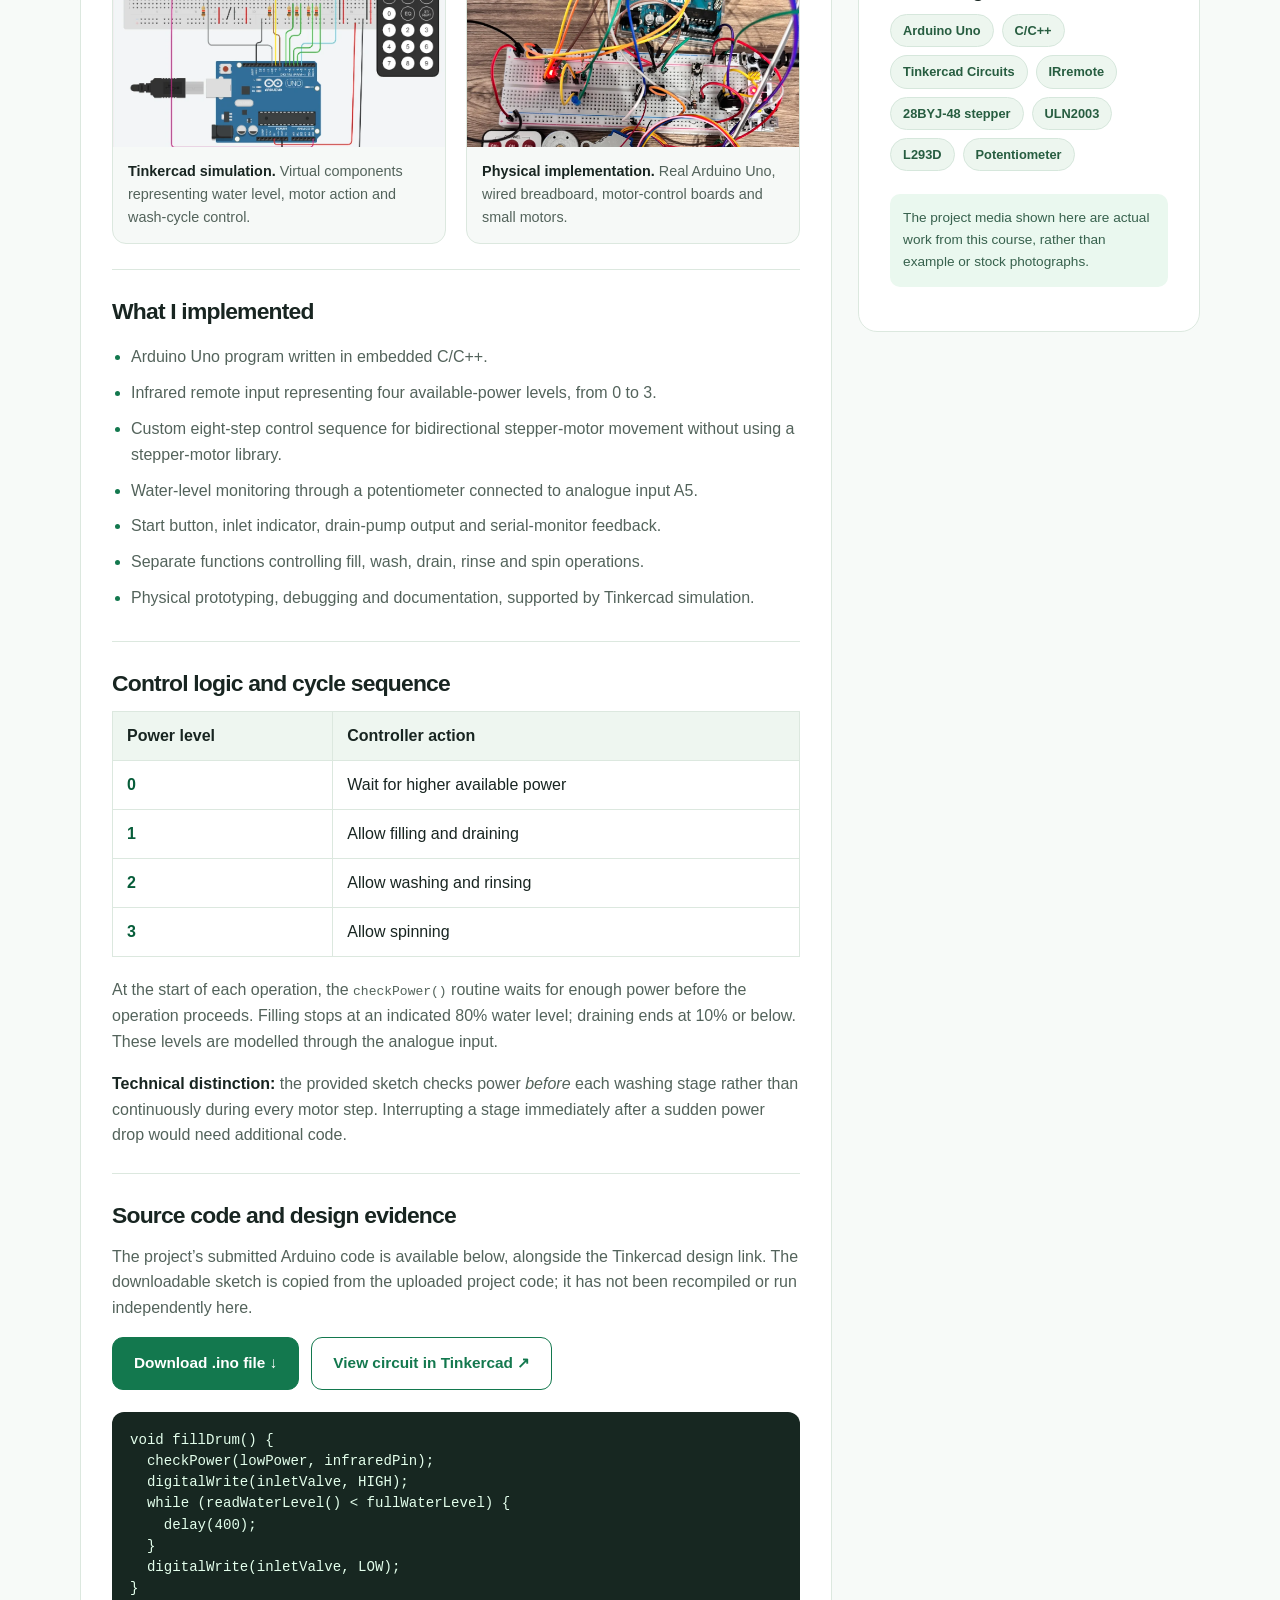
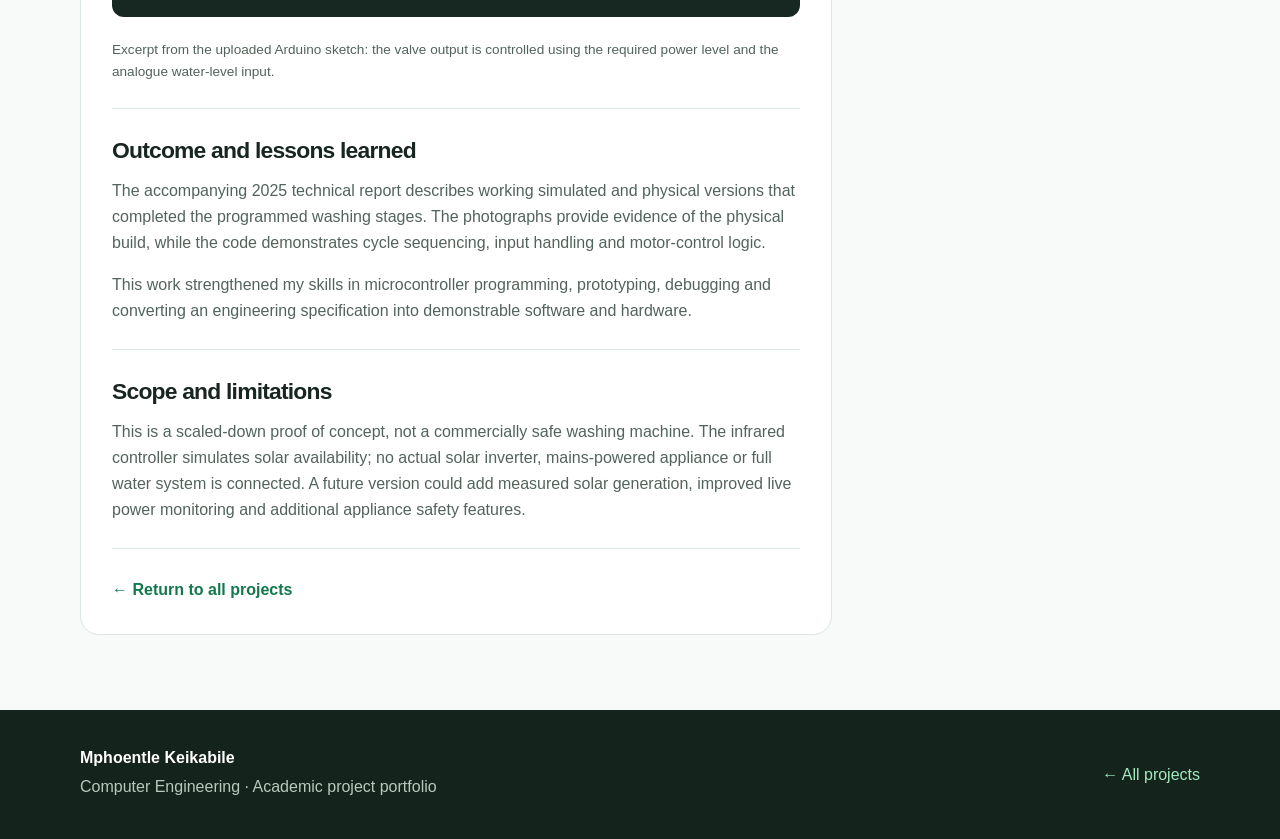
<file: projects/solar-washing-machine.html>
<!doctype html>
<html lang="en"><head>
<meta charset="UTF-8"><meta name="viewport" content="width=device-width,initial-scale=1">
<meta name="description" content="Explore the solar-adaptive Arduino washing-machine controller: physical prototype, Tinkercad simulation, program code and results.">
<title>Solar-Powered Washing Machine Controller | Mphoentle Keikabile</title>
<link rel="stylesheet" href="../styles.css"></head>
<body>
<header class="site-header"><div class="container nav"><a class="brand" href="../index.html"><span class="logo">MK</span><span>Mphoentle Keikabile</span></a><nav class="nav-links" aria-label="Main navigation"><a href="../index.html#about">About</a><a href="../index.html#projects">Projects</a><a href="../index.html#skills">Skills</a><a href="../index.html#certifications">Certifications</a><a class="cta-nav" href="https://github.com/Palesa-K" target="_blank" rel="noopener noreferrer">My GitHub ↗</a></nav></div></header>
<main class="container">
<div class="breadcrumb"><a href="../index.html">Home</a> / <a href="../index.html#projects">Projects</a> / Solar-Powered Washing Machine Controller</div>
<div class="detail-hero"><div class="eyebrow">Embedded Systems 3 · 2025 · Arduino Prototype</div>
<h1>Solar-Powered Washing Machine Controller</h1>
<p>From Tinkercad simulation to a physical Arduino Uno proof of concept: a controller that runs the stages of a washing cycle according to a simulated available-solar-power level.</p>
<div class="chip-row"><span class="chip">Arduino Uno</span><span class="chip">Embedded C/C++</span><span class="chip">Tinkercad</span><span class="chip">Infrared remote</span><span class="chip">Motors &amp; drivers</span></div>
<div class="buttons evidence-buttons"><a class="btn primary" href="https://www.tinkercad.com/things/7NrKk2qjvyg-copy-of-lcd-fisa-final-washing-machine/editel?returnTo=https%3A%2F%2Fwww.tinkercad.com%2Fdashboard%2Fdesigns%2Fall" target="_blank" rel="noopener noreferrer">Open my Tinkercad design ↗</a><a class="btn outline" href="../assets/solar_washing_machine_controller.ino" download>Download Arduino sketch ↓</a></div>
<p class="small-note">Tinkercad design supplied by the project author. This editing link may ask visitors to sign in; a public sharing link can be substituted once enabled.</p>
</div>
<div class="project-visual-hero"><img src="../assets/arduino-physical-prototype.webp" alt="Physical Arduino Uno washing-machine controller prototype showing its breadboard, motors, IR receiver and control electronics" loading="eager"><div><span class="photo-kicker">Actual project evidence</span><strong>Physical circuit prototype</strong><p>Photographed after assembling the Arduino, breadboard, motor drivers, motors and controls. The identifying student card is excluded from the portfolio photograph.</p></div></div>
<div class="detail-columns"><article class="detail-main">
<section><h2>Problem and purpose</h2><p>Solar energy is variable, while household appliances need power throughout their operating cycles. This project investigated whether a microcontroller could schedule a washing-machine model through fill, wash, drain, rinse and spin stages only when the simulated available-power level met each stage’s requirement.</p><p>The prototype is an engineering demonstration. It is <strong>not powered by a solar panel</strong>: an infrared (IR) remote stands in for a solar-energy monitoring system.</p></section>
<section><h2>Two versions of the project</h2><div class="evidence-grid">
<figure><img src="../assets/tinkercad-simulation.webp" alt="Tinkercad simulated Arduino washing-machine controller with breadboard circuit, indicators, motor and infrared remote" loading="lazy"><figcaption><strong>Tinkercad simulation.</strong> Virtual components representing water level, motor action and wash-cycle control.</figcaption></figure>
<figure><img src="../assets/arduino-circuit-closeup.webp" alt="Close view of the physical Arduino washing-machine controller circuit and attached stepper motor and motor driver" loading="lazy"><figcaption><strong>Physical implementation.</strong> Real Arduino Uno, wired breadboard, motor-control boards and small motors.</figcaption></figure>
</div></section>
<section><h2>What I implemented</h2><ul class="clean-list"><li>Arduino Uno program written in embedded C/C++.</li><li>Infrared remote input representing four available-power levels, from 0 to 3.</li><li>Custom eight-step control sequence for bidirectional stepper-motor movement without using a stepper-motor library.</li><li>Water-level monitoring through a potentiometer connected to analogue input A5.</li><li>Start button, inlet indicator, drain-pump output and serial-monitor feedback.</li><li>Separate functions controlling fill, wash, drain, rinse and spin operations.</li><li>Physical prototyping, debugging and documentation, supported by Tinkercad simulation.</li></ul></section>
<section><h2>Control logic and cycle sequence</h2><div class="power-table" role="region" aria-label="Power level requirements"><table><thead><tr><th>Power level</th><th>Controller action</th></tr></thead><tbody><tr><td>0</td><td>Wait for higher available power</td></tr><tr><td>1</td><td>Allow filling and draining</td></tr><tr><td>2</td><td>Allow washing and rinsing</td></tr><tr><td>3</td><td>Allow spinning</td></tr></tbody></table></div>
<p>At the start of each operation, the <code>checkPower()</code> routine waits for enough power before the operation proceeds. Filling stops at an indicated 80% water level; draining ends at 10% or below. These levels are modelled through the analogue input.</p>
<p><strong>Technical distinction:</strong> the provided sketch checks power <em>before</em> each washing stage rather than continuously during every motor step. Interrupting a stage immediately after a sudden power drop would need additional code.</p></section>
<section><h2>Source code and design evidence</h2><p>The project’s submitted Arduino code is available below, alongside the Tinkercad design link. The downloadable sketch is copied from the uploaded project code; it has not been recompiled or run independently here.</p><div class="buttons"><a class="btn primary" href="../assets/solar_washing_machine_controller.ino" download>Download .ino file ↓</a><a class="btn outline" href="https://www.tinkercad.com/things/7NrKk2qjvyg-copy-of-lcd-fisa-final-washing-machine/editel?returnTo=https%3A%2F%2Fwww.tinkercad.com%2Fdashboard%2Fdesigns%2Fall" target="_blank" rel="noopener noreferrer">View circuit in Tinkercad ↗</a></div>
<pre class="code-extract"><code>void fillDrum() {
  checkPower(lowPower, infraredPin);
  digitalWrite(inletValve, HIGH);
  while (readWaterLevel() &lt; fullWaterLevel) {
    delay(400);
  }
  digitalWrite(inletValve, LOW);
}</code></pre><p class="small-note">Excerpt from the uploaded Arduino sketch: the valve output is controlled using the required power level and the analogue water-level input.</p></section>
<section><h2>Outcome and lessons learned</h2><p>The accompanying 2025 technical report describes working simulated and physical versions that completed the programmed washing stages. The photographs provide evidence of the physical build, while the code demonstrates cycle sequencing, input handling and motor-control logic.</p><p>This work strengthened my skills in microcontroller programming, prototyping, debugging and converting an engineering specification into demonstrable software and hardware.</p></section>
<section><h2>Scope and limitations</h2><p>This is a scaled-down proof of concept, not a commercially safe washing machine. The infrared controller simulates solar availability; no actual solar inverter, mains-powered appliance or full water system is connected. A future version could add measured solar generation, improved live power monitoring and additional appliance safety features.</p></section>
<div class="detail-footer"><a class="back-link" href="../index.html#projects">← Return to all projects</a></div></article>
<aside class="detail-side"><h3>Project details</h3><div class="meta"><strong>Year</strong><span>2025</span></div><div class="meta"><strong>Module</strong><span>Embedded Systems 3</span></div><div class="meta"><strong>Institution</strong><span>CPUT</span></div><div class="meta"><strong>Project type</strong><span>Simulated and physical prototype</span></div><h3 style="margin-top:24px">Technologies</h3><div class="chip-row"><span class="chip">Arduino Uno</span><span class="chip">C/C++</span><span class="chip">Tinkercad Circuits</span><span class="chip">IRremote</span><span class="chip">28BYJ-48 stepper</span><span class="chip">ULN2003</span><span class="chip">L293D</span><span class="chip">Potentiometer</span></div><p class="small-note">The project media shown here are actual work from this course, rather than example or stock photographs.</p></aside></div></main>
<footer class="site-footer"><div class="container footer-row"><div><strong>Mphoentle Keikabile</strong><p>Computer Engineering · Academic project portfolio</p></div><a href="../index.html#projects">← All projects</a></div></footer>
</body></html>
</file>
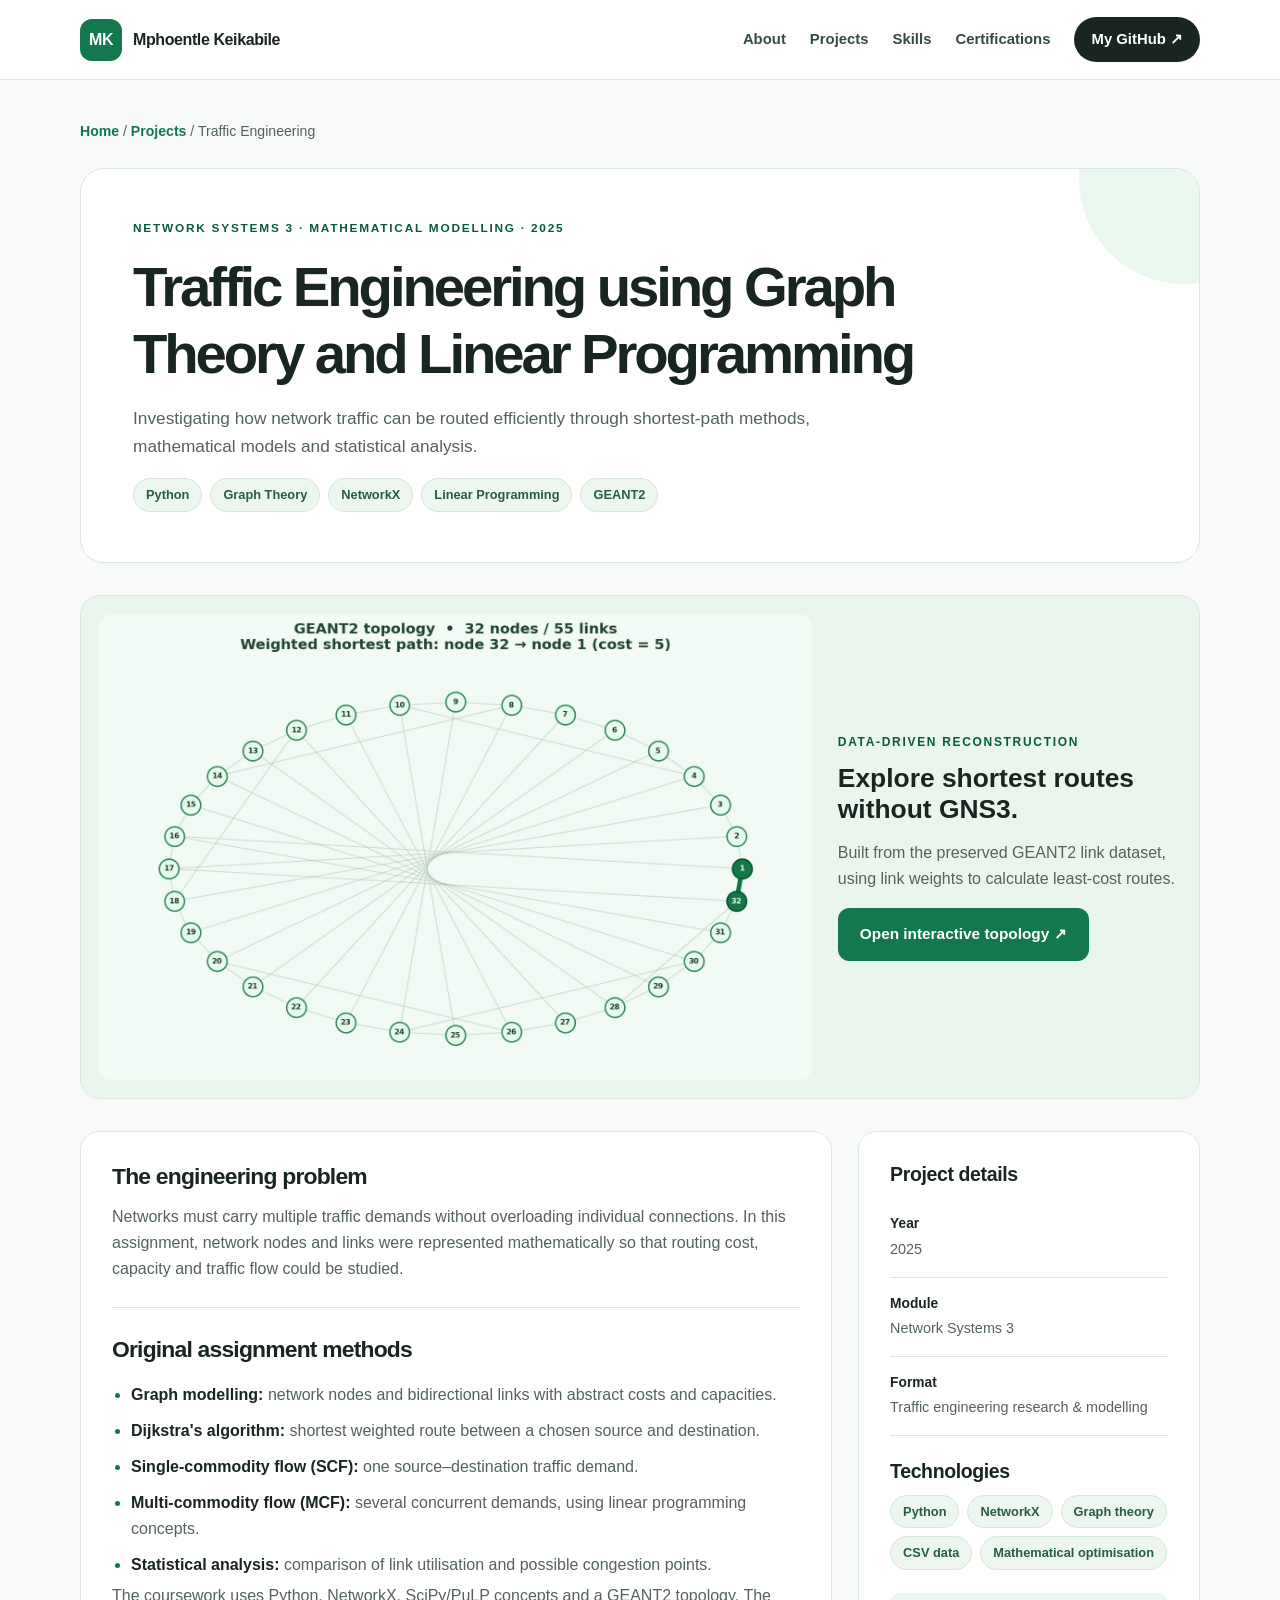
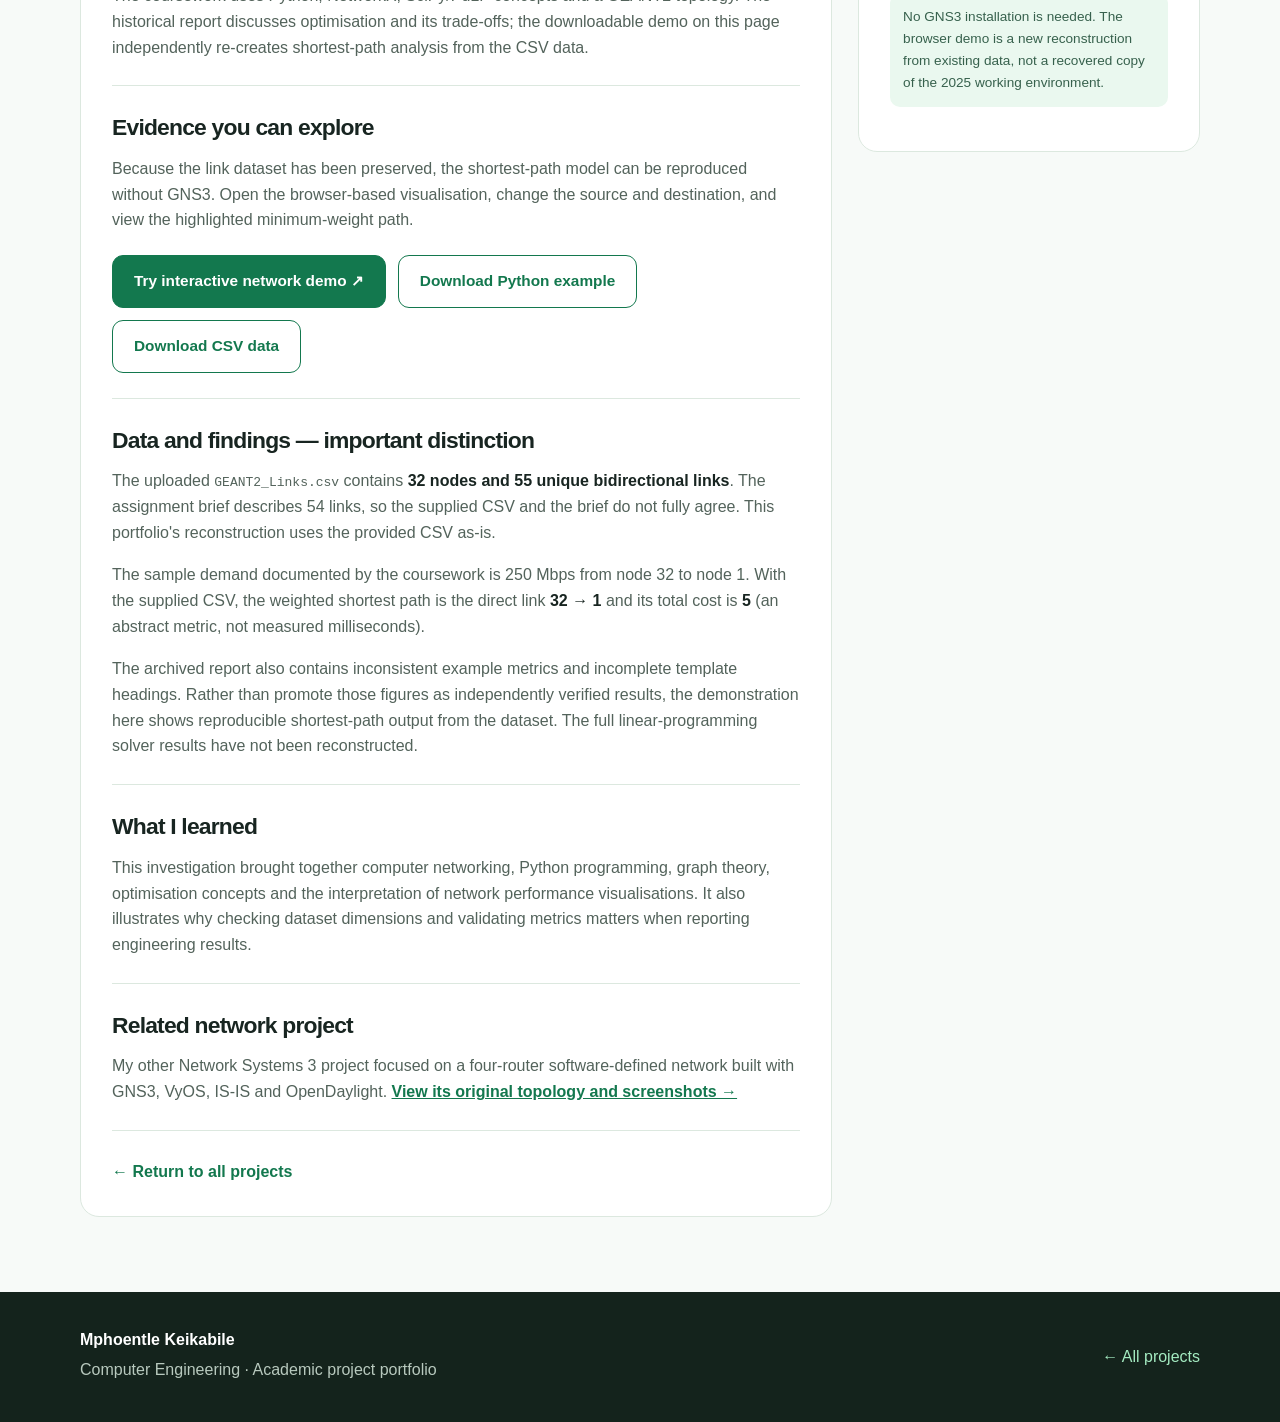
<file: projects/traffic-engineering.html>
<!DOCTYPE html><html lang="en"><head><meta charset="UTF-8"><meta name="viewport" content="width=device-width,initial-scale=1"><meta name="description" content="Traffic engineering with graph theory, Python and linear programming in Network Systems 3."><title>Traffic Engineering &amp; Graph Theory | Mphoentle Keikabile</title><link rel="stylesheet" href="../styles.css"></head><body>
<header class="site-header"><div class="container nav"><a class="brand" href="../index.html"><span class="logo">MK</span><span>Mphoentle Keikabile</span></a><nav class="nav-links" aria-label="Main navigation"><a href="../index.html#about">About</a><a href="../index.html#projects">Projects</a><a href="../index.html#skills">Skills</a><a href="../index.html#certifications">Certifications</a><a class="cta-nav" href="https://github.com/Palesa-K" target="_blank" rel="noopener noreferrer">My GitHub ↗</a></nav></div></header>
<main class="container"><div class="breadcrumb"><a href="../index.html">Home</a> / <a href="../index.html#projects">Projects</a> / Traffic Engineering</div>
<div class="detail-hero"><div class="eyebrow">Network Systems 3 · Mathematical Modelling · 2025</div><h1>Traffic Engineering using Graph Theory and Linear Programming</h1><p>Investigating how network traffic can be routed efficiently through shortest-path methods, mathematical models and statistical analysis.</p><div class="chip-row"><span class="chip">Python</span><span class="chip">Graph Theory</span><span class="chip">NetworkX</span><span class="chip">Linear Programming</span><span class="chip">GEANT2</span></div></div>
<div class="project-visual-hero"><img src="../assets/geant2-route-recreated.webp" alt="Re-created network diagram with selected shortest path highlighted"><div><span class="photo-kicker">Data-driven reconstruction</span><strong>Explore shortest routes without GNS3.</strong><p>Built from the preserved GEANT2 link dataset, using link weights to calculate least-cost routes.</p><p style="margin-top:16px"><a class="btn primary" href="../network-demo/index.html">Open interactive topology ↗</a></p></div></div>
<div class="detail-columns"><article class="detail-main">
<section><h2>The engineering problem</h2><p>Networks must carry multiple traffic demands without overloading individual connections. In this assignment, network nodes and links were represented mathematically so that routing cost, capacity and traffic flow could be studied.</p></section>
<section><h2>Original assignment methods</h2><ul class="clean-list"><li><strong>Graph modelling:</strong> network nodes and bidirectional links with abstract costs and capacities.</li><li><strong>Dijkstra's algorithm:</strong> shortest weighted route between a chosen source and destination.</li><li><strong>Single-commodity flow (SCF):</strong> one source–destination traffic demand.</li><li><strong>Multi-commodity flow (MCF):</strong> several concurrent demands, using linear programming concepts.</li><li><strong>Statistical analysis:</strong> comparison of link utilisation and possible congestion points.</li></ul><p>The coursework uses Python, NetworkX, SciPy/PuLP concepts and a GEANT2 topology. The historical report discusses optimisation and its trade-offs; the downloadable demo on this page independently re-creates shortest-path analysis from the CSV data.</p></section>
<section><h2>Evidence you can explore</h2><p>Because the link dataset has been preserved, the shortest-path model can be reproduced without GNS3. Open the browser-based visualisation, change the source and destination, and view the highlighted minimum-weight path.</p><div class="buttons evidence-buttons"><a class="btn primary" href="../network-demo/index.html">Try interactive network demo ↗</a><a class="btn outline" href="../network-code/shortest_path_demo.py" download>Download Python example</a><a class="btn outline" href="../network-code/GEANT2_Links.csv" download>Download CSV data</a></div></section>
<section><h2>Data and findings — important distinction</h2><p>The uploaded <code>GEANT2_Links.csv</code> contains <strong>32 nodes and 55 unique bidirectional links</strong>. The assignment brief describes 54 links, so the supplied CSV and the brief do not fully agree. This portfolio's reconstruction uses the provided CSV as-is.</p><p>The sample demand documented by the coursework is 250 Mbps from node 32 to node 1. With the supplied CSV, the weighted shortest path is the direct link <strong>32 → 1</strong> and its total cost is <strong>5</strong> (an abstract metric, not measured milliseconds).</p><p>The archived report also contains inconsistent example metrics and incomplete template headings. Rather than promote those figures as independently verified results, the demonstration here shows reproducible shortest-path output from the dataset. The full linear-programming solver results have not been reconstructed.</p></section>
<section><h2>What I learned</h2><p>This investigation brought together computer networking, Python programming, graph theory, optimisation concepts and the interpretation of network performance visualisations. It also illustrates why checking dataset dimensions and validating metrics matters when reporting engineering results.</p></section>
<section><h2>Related network project</h2><p>My other Network Systems 3 project focused on a four-router software-defined network built with GNS3, VyOS, IS-IS and OpenDaylight. <a style="font-weight:750;color:#13784e" href="sdn-network.html">View its original topology and screenshots →</a></p></section>
<div class="detail-footer"><a class="back-link" href="../index.html#projects">← Return to all projects</a></div></article>
<aside class="detail-side"><h3>Project details</h3><div class="meta"><strong>Year</strong><span>2025</span></div><div class="meta"><strong>Module</strong><span>Network Systems 3</span></div><div class="meta"><strong>Format</strong><span>Traffic engineering research &amp; modelling</span></div><h3 style="margin-top:24px">Technologies</h3><div class="chip-row"><span class="chip">Python</span><span class="chip">NetworkX</span><span class="chip">Graph theory</span><span class="chip">CSV data</span><span class="chip">Mathematical optimisation</span></div><p class="small-note">No GNS3 installation is needed. The browser demo is a new reconstruction from existing data, not a recovered copy of the 2025 working environment.</p></aside></div></main>
<footer class="site-footer"><div class="container footer-row"><div><strong>Mphoentle Keikabile</strong><p>Computer Engineering · Academic project portfolio</p></div><a href="../index.html#projects">← All projects</a></div></footer></body></html>
</file>
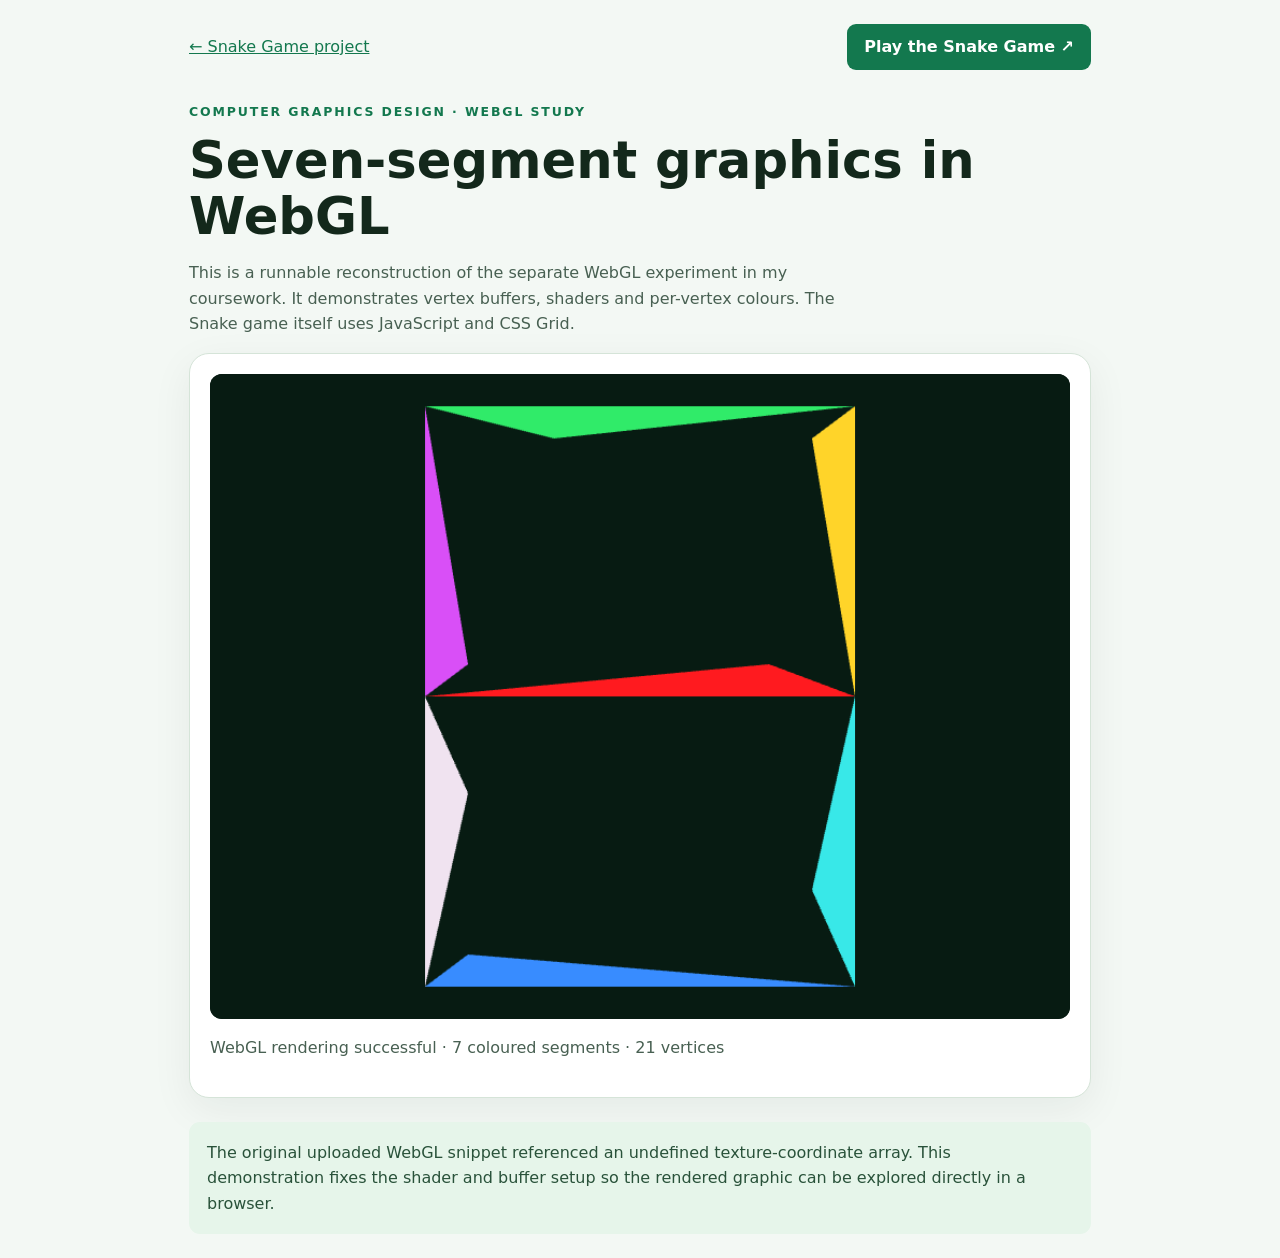
<file: snake-game/webgl-demo.html>
<!doctype html><html lang="en"><head><meta charset="utf-8"><meta name="viewport" content="width=device-width,initial-scale=1"><title>WebGL Seven-Segment Study | Mphoentle Keikabile</title><style>
*{box-sizing:border-box}body{font:16px/1.6 system-ui,"Segoe UI",Arial,sans-serif;background:#f3f8f4;color:#13281b;margin:0}.wrap{max-width:950px;margin:auto;padding:24px}a{color:#13784e}header{display:flex;justify-content:space-between;align-items:center;gap:12px;flex-wrap:wrap;margin-bottom:32px}h1{font-size:clamp(2.1rem,5vw,3.2rem);line-height:1.1;margin:10px 0}p{color:#486052;max-width:660px}.canvas-panel{background:#fff;padding:20px;border:1px solid #d5e4d8;border-radius:20px;box-shadow:0 12px 40px #14271810}.canvas-panel canvas{display:block;width:100%;height:auto;aspect-ratio:4/3;background:#071b12;border-radius:12px}.note{padding:18px;background:#e6f5ea;border-radius:11px;margin-top:24px;color:#29523a}.button{background:#13784e;color:white;text-decoration:none;padding:10px 17px;border-radius:9px;font-weight:700}.button:hover{background:#0c5035}</style></head>
<body><div class="wrap"><header><a href="../projects/snake-webgl.html">← Snake Game project</a><a class="button" href="index.html">Play the Snake Game ↗</a></header><div style="font-size:.78rem;letter-spacing:.15em;font-weight:800;color:#13784e">COMPUTER GRAPHICS DESIGN · WEBGL STUDY</div><h1>Seven-segment graphics in WebGL</h1><p>This is a runnable reconstruction of the separate WebGL experiment in my coursework. It demonstrates vertex buffers, shaders and per-vertex colours. The Snake game itself uses JavaScript and CSS Grid.</p><div class="canvas-panel"><canvas id="canvas" width="800" height="600" aria-label="WebGL coloured triangle segment graphics"></canvas><p id="status" role="status">Rendering with WebGL…</p></div><div class="note">The original uploaded WebGL snippet referenced an undefined texture-coordinate array. This demonstration fixes the shader and buffer setup so the rendered graphic can be explored directly in a browser.</div></div><script src="webgl-demo.js"></script></body></html>
</file>
<file: styles.css>
/* Mphoentle Keikabile — portfolio theme: white, green and charcoal */
:root{--bg:#f7faf8;--white:#fff;--text:#182521;--muted:#53635b;--green:#13784e;--green-dark:#075d3a;--mint:#eaf8ef;--border:#dce8df;--shadow:0 16px 46px rgba(15,66,40,.08)}
*{box-sizing:border-box}html{scroll-behavior:smooth}body{margin:0;background:var(--bg);color:var(--text);font-family:Inter,"Segoe UI",Arial,sans-serif;line-height:1.62}a{color:inherit}a:focus-visible{outline:3px solid #47b580;outline-offset:4px}h1,h2,h3,p{margin-top:0}h1,h2,h3{line-height:1.19}h1{font-size:clamp(2.55rem,5.5vw,4.75rem);letter-spacing:-.055em}h2{font-size:clamp(1.7rem,3vw,2.45rem);letter-spacing:-.035em}h3{font-size:1.22rem;letter-spacing:-.02em}p{color:var(--muted)}.container{width:min(1120px,calc(100% - 48px));margin:auto}.site-header{background:#fff;border-bottom:1px solid var(--border);position:sticky;top:0;z-index:10}.nav{display:flex;align-items:center;justify-content:space-between;gap:20px;min-height:79px}.brand{display:inline-flex;align-items:center;gap:11px;text-decoration:none;font-weight:800;letter-spacing:-.025em}.logo{width:42px;height:42px;display:grid;place-items:center;background:var(--green);color:white;border-radius:12px;font-weight:800}.nav-links{display:flex;align-items:center;gap:24px}.nav-links a{font-size:.93rem;font-weight:600;text-decoration:none;color:#354b41}.nav-links a:hover{color:var(--green)}.nav-links a.cta-nav{background:var(--text);color:white;border-radius:999px;padding:10px 17px}.nav-links a.cta-nav:hover{background:var(--green)}.hero{background:linear-gradient(115deg,#f7fbf8 0%,#f7fbf8 66%,#ebf8ee 100%);border-bottom:1px solid var(--border);padding:100px 0 85px;position:relative;overflow:hidden}.hero::after{content:"";position:absolute;right:-145px;top:65px;width:420px;height:420px;border:1px solid #bee7cb;border-radius:50%;box-shadow:0 0 0 55px rgba(17,125,71,.035),0 0 0 110px rgba(17,125,71,.02);pointer-events:none}.hero .container{position:relative;z-index:1}.eyebrow{text-transform:uppercase;letter-spacing:.15em;color:var(--green-dark);font-size:.74rem;font-weight:800;margin-bottom:20px}.hero h1{max-width:830px;margin-bottom:24px}.accent{color:var(--green)}.lead{font-size:1.15rem;max-width:720px;margin-bottom:30px}.buttons{display:flex;flex-wrap:wrap;gap:12px}.btn{border:1px solid var(--green);border-radius:11px;display:inline-flex;justify-content:center;align-items:center;gap:9px;padding:13px 21px;font-size:.96rem;font-weight:700;text-decoration:none;transition:transform .15s,background .15s}.btn:hover{transform:translateY(-2px)}.btn.primary{background:var(--green);color:white}.btn.primary:hover{background:var(--green-dark)}.btn.outline{color:var(--green);background:white}.btn.dark{background:#182521;border-color:#182521;color:#fff}.highlight-grid{display:grid;grid-template-columns:repeat(3,minmax(0,1fr));gap:18px;padding-top:45px;max-width:775px}.highlight{border-left:3px solid var(--green);padding:0 17px}.highlight strong{display:block;font-size:1.2rem}.highlight span{color:var(--muted);font-size:.85rem}.section{padding:85px 0;scroll-margin-top:85px}.section.soft{background:#f0f7f2;border-top:1px solid var(--border);border-bottom:1px solid var(--border)}.section-heading{display:flex;justify-content:space-between;align-items:end;gap:25px;margin-bottom:34px}.section-heading p{max-width:560px;margin-bottom:0}.section-heading h2{margin-bottom:12px}.two-col{display:grid;grid-template-columns:1.12fr .88fr;gap:48px}.info-panel{background:white;border:1px solid var(--border);padding:28px;border-radius:18px;box-shadow:var(--shadow)}.info-panel h3{margin-bottom:13px}.clean-list{padding-left:19px;margin:0;color:var(--muted)}.clean-list li{padding:5px 0}.clean-list li::marker{color:var(--green)}.project-grid{display:grid;grid-template-columns:repeat(3,minmax(0,1fr));gap:20px}.project-card{display:flex;flex-direction:column;min-height:310px;background:white;border:1px solid var(--border);border-radius:19px;padding:26px;text-decoration:none;box-shadow:0 6px 25px rgba(14,68,36,.025);transition:transform .18s,box-shadow .18s,border-color .18s}.project-card:hover{transform:translateY(-5px);box-shadow:var(--shadow);border-color:#80cba0}.project-top{display:flex;justify-content:space-between;align-items:flex-start;margin-bottom:24px}.project-icon{color:var(--green);background:var(--mint);width:55px;height:55px;display:grid;place-items:center;border-radius:14px}.project-icon svg{width:28px;height:28px}.number{font-size:.75rem;color:#84958b;font-weight:800;letter-spacing:.08em}.project-card .type{font-size:.74rem;font-weight:800;color:var(--green);text-transform:uppercase;letter-spacing:.09em;margin-bottom:9px}.project-card h3{margin-bottom:11px;color:var(--text)}.project-card p{font-size:.91rem;flex-grow:1}.card-bottom{display:flex;justify-content:space-between;align-items:center;padding-top:16px;border-top:1px solid var(--border);font-size:.82rem;color:var(--muted);font-weight:600}.explore{color:var(--green);font-weight:800}.chip-row{display:flex;gap:8px;flex-wrap:wrap}.chip{font-size:.8rem;line-height:1.2;padding:8px 12px;background:#edf6ef;border:1px solid #d6e7dc;color:#275d40;font-weight:700;border-radius:999px}.skills-layout{display:grid;grid-template-columns:repeat(2,minmax(0,1fr));gap:18px}.skill-card{background:white;border:1px solid var(--border);border-radius:16px;padding:25px}.skill-card h3{margin-bottom:14px}.resume-line{display:flex;justify-content:space-between;gap:20px;align-items:flex-start;padding:20px 0;border-bottom:1px solid var(--border)}.resume-line:last-child{border-bottom:0}.resume-line strong{display:block;margin-bottom:5px}.resume-line span{font-size:.87rem;color:var(--green);font-weight:700}.small-note{font-size:.85rem}.site-footer{background:#14231c;color:white;padding:35px 0}.site-footer p{color:#b8c9be;margin:4px 0}.footer-row{display:flex;align-items:center;justify-content:space-between;gap:20px;flex-wrap:wrap}.site-footer a{color:#a4ebc1;text-decoration:none}.site-footer a:hover{text-decoration:underline}
/* Project-detail pages */
.breadcrumb{margin:40px 0 25px;font-size:.88rem;color:var(--muted)}.breadcrumb a{color:var(--green);text-decoration:none;font-weight:700}.detail-hero{background:white;border:1px solid var(--border);border-radius:24px;padding:50px 52px;margin-bottom:32px;position:relative;overflow:hidden}.detail-hero::after{content:"";position:absolute;width:210px;height:210px;background:#eaf8ef;border-radius:50%;right:-90px;top:-95px}.detail-hero h1{font-size:clamp(2.2rem,4.4vw,3.55rem);margin:0 0 18px;max-width:820px}.detail-hero p{max-width:775px;font-size:1.08rem}.detail-hero .eyebrow{margin-bottom:15px}.detail-columns{display:grid;grid-template-columns:1.65fr .75fr;gap:26px;padding-bottom:75px;align-items:start}.detail-main,.detail-side{background:white;border:1px solid var(--border);border-radius:19px;padding:31px}.detail-main section:not(:last-child){border-bottom:1px solid var(--border);padding-bottom:25px;margin-bottom:28px}.detail-main h2{font-size:1.43rem;margin-bottom:14px}.detail-main p:last-child{margin-bottom:0}.detail-side{position:sticky;top:101px}.detail-side .chip-row{margin-bottom:23px}.detail-side h3{margin-bottom:12px}.detail-side .meta{padding:15px 0;border-bottom:1px solid var(--border)}.detail-side .meta strong{display:block;font-size:.86rem}.detail-side .meta span{color:var(--muted);font-size:.9rem}.detail-side .small-note{background:var(--mint);padding:13px;border-radius:10px;color:#37614d}.detail-footer{margin-top:22px}.back-link{display:inline-flex;gap:8px;text-decoration:none;font-weight:800;color:var(--green)}
@media(max-width:950px){.project-grid{grid-template-columns:repeat(2,minmax(0,1fr))}.detail-columns{grid-template-columns:1fr}.detail-side{position:static}.hero{padding:80px 0 65px}.two-col{gap:24px}}
@media(max-width:650px){.container{width:min(100% - 34px,1120px)}.nav{flex-direction:column;align-items:flex-start;gap:10px;padding:12px 0}.nav-links{gap:15px;flex-wrap:wrap}.nav-links a{font-size:.82rem}.nav-links a.cta-nav{padding:6px 12px}.section{padding:65px 0}.hero{padding:70px 0}.highlight-grid{grid-template-columns:1fr;gap:20px}.project-grid,.two-col,.skills-layout{grid-template-columns:1fr}.section-heading{display:block}.section-heading p{margin-top:12px}.project-card{min-height:270px}.detail-hero{padding:32px 22px}.detail-main,.detail-side{padding:25px 21px}.resume-line{display:block}.hero::after{opacity:.35}}

/* Embedded Systems project evidence */
.project-thumb{width:100%;height:175px;object-fit:cover;object-position:center 42%;border-radius:12px;margin:-6px 0 18px;background:#e4eee7;display:block}
.project-visual-hero{display:grid;grid-template-columns:1.35fr .65fr;align-items:center;gap:26px;background:#eaf6ed;border:1px solid var(--border);padding:18px;border-radius:20px;margin-bottom:32px}
.project-visual-hero img{width:100%;max-height:480px;object-fit:cover;border-radius:13px;display:block}
.project-visual-hero strong{display:block;font-size:1.65rem;line-height:1.2;margin-bottom:14px}
.project-visual-hero p{margin-bottom:0}.photo-kicker{font-size:.75rem;letter-spacing:.14em;text-transform:uppercase;color:var(--green-dark);font-weight:800;display:block;margin-bottom:10px}
.evidence-grid{display:grid;grid-template-columns:1fr 1fr;gap:20px}.evidence-grid figure{margin:0;background:#f6f9f7;border:1px solid var(--border);border-radius:14px;overflow:hidden}.evidence-grid img{display:block;width:100%;height:235px;object-fit:cover}.evidence-grid figcaption{padding:13px 15px;font-size:.9rem;color:var(--muted)}
.evidence-buttons{margin-top:22px}.detail-main strong{color:var(--text)}.power-table{overflow:auto;margin:12px 0 20px}.power-table table{border-collapse:collapse;width:100%;min-width:350px}.power-table th,.power-table td{text-align:left;padding:11px 14px;border:1px solid var(--border)}.power-table th{background:#eef6f0}.power-table td:first-child{font-weight:800;color:var(--green-dark)}
.code-extract{background:#172721;color:#e3ffec;border-radius:12px;padding:18px;white-space:pre;overflow:auto;font-size:.88rem;line-height:1.5;margin:22px 0}.code-extract code{color:inherit}
@media(max-width:750px){.project-visual-hero{grid-template-columns:1fr}.evidence-grid{grid-template-columns:1fr}.evidence-grid img{height:auto}.project-visual-hero img{max-height:365px}}

/* Interactive game panel */
.game-iframe{width:100%;height:1050px;border:1px solid var(--border);border-radius:14px;display:block;background:#07190e;margin:18px 0}
@media(max-width:650px){.game-iframe{height:1100px}}

/* Preserve full router topology in its cover image rather than cropping it. */
.project-thumb.topology-thumb{object-fit:contain;object-position:center;background:#f6faf7;padding:8px;border:1px solid #e5eee8}
.project-visual-hero.topology-hero img{object-fit:contain;background:#fff}

/* Database project cover: authentic screenshots from the original report. */
.project-thumb.database-thumb{object-fit:cover;object-position:center;background:#e5f4eb;border:1px solid #dce8df}
.project-visual-hero.database-hero img{object-fit:contain;background:white}

/* GA9 database portfolio evidence and demonstration */
.project-thumb.ga9-thumb{object-fit:cover;object-position:center;background:#eff7f0;border:1px solid #d5e9db}
.detail-main .evidence-grid.terminal-grid img{object-fit:contain;background:#101610;height:180px;padding:8px}
.diagram-frame{background:#f8fbf8;border:1px solid var(--border);border-radius:16px;overflow:hidden;margin:16px 0}
.diagram-frame img{width:100%;height:auto;display:block}
.diagram-frame figcaption{font-size:.85rem;color:var(--muted);padding:10px 16px;background:white}
.accuracy-note{padding:16px 18px;background:#f1f8f2;border-left:4px solid #17824b;color:#31513e;border-radius:0 10px 10px 0;margin-top:18px}


/* Public CV section */
.cv-section{background:#f7fbf8}.cv-intro{max-width:680px}.cv-panel{display:grid;grid-template-columns:minmax(195px,0.75fr) 1.25fr;gap:38px;background:#fff;border:1px solid var(--border);padding:30px;border-radius:23px;box-shadow:var(--shadow);align-items:center;margin-top:30px}
.cv-cover{display:block;background:#eaf4ed;border:1px solid var(--border);border-radius:13px;padding:12px;box-shadow:0 8px 22px rgba(12,71,37,.06);max-width:360px}
.cv-cover img{display:block;width:100%;height:auto;aspect-ratio:595/842;object-fit:contain;object-position:top;background:white;box-shadow:0 3px 15px rgba(0,0,0,.1)}
.cv-tag{color:var(--green-dark);font-weight:800;letter-spacing:.12em;font-size:.76rem;margin-bottom:14px}
.cv-info h3{font-size:clamp(1.3rem,2.5vw,1.85rem);margin:0 0 10px}.cv-info p{max-width:550px}
.cv-actions{margin:24px 0}.cv-privacy{background:#edf7f0;padding:12px 15px;border-left:3px solid var(--green);border-radius:0 8px 8px 0}
.cv-email{color:var(--green-dark);font-weight:700;overflow-wrap:anywhere}
@media(max-width:740px){.cv-panel{grid-template-columns:1fr;padding:20px;gap:25px}.cv-cover{max-width:300px}.cv-actions .btn{flex:1}}


/* LinkedIn Learning certificate section */
.education-stack{max-width:770px}
.certifications-section{background:#fff}
.certificates-grid{display:grid;grid-template-columns:repeat(2,minmax(0,1fr));gap:26px}
.certificate-card{background:#fafffb;border:1px solid var(--border);border-radius:20px;overflow:hidden;display:flex;flex-direction:column;box-shadow:0 8px 30px rgba(14,68,36,.04)}
.certificate-preview{padding:18px;background:#e8f3eb;display:grid;place-items:center;min-height:260px;border-bottom:1px solid var(--border)}
.certificate-preview img{display:block;width:100%;max-width:510px;aspect-ratio:1.42;object-fit:contain;background:white;border:1px solid #cbdad1;box-shadow:0 7px 18px rgba(0,0,0,.09);transition:transform .2s}
.certificate-preview:hover img{transform:translateY(-3px)}
.certificate-content{padding:24px 25px 27px;display:flex;flex-direction:column;flex:1}
.credential-label{text-transform:uppercase;letter-spacing:.08em;font-weight:800;color:var(--green-dark);font-size:.75rem;margin-bottom:12px}
.certificate-content h3{font-size:1.28rem;margin-bottom:16px}
.certificate-content p{font-size:.92rem;margin-bottom:11px}
.certificate-content p.cert-details{font-size:.86rem}
.certificate-actions{margin-top:auto;padding-top:17px;gap:9px}
.certificate-actions .btn{padding:11px 15px;font-size:.84rem}
@media(max-width:820px){.certificates-grid{grid-template-columns:1fr}.certificate-preview{min-height:unset}.certificate-preview img{max-width:560px}}
@media(max-width:450px){.certificate-actions .btn{width:100%}.certificate-content{padding:18px}.certificate-preview{padding:12px}}


/* Homepage cover portrait — desktop dark-green hero with legible light text. */
.hero{
  isolation:isolate;
  min-height:590px;
  background:#08291e;
  border-bottom:0;
  padding:77px 0 69px;
}
.hero-photo{
  position:absolute;
  inset:0;
  width:100%;
  height:100%;
  object-fit:cover;
  object-position:50% 45%;
  z-index:-2;
}
.hero::before{
  content:"";
  position:absolute;
  inset:0;
  z-index:-1;
  background:linear-gradient(90deg,rgba(4,27,18,.97) 0%,rgba(6,38,26,.93) 29%,rgba(7,41,28,.83) 42%,rgba(7,41,28,.36) 62%,rgba(7,41,28,.03) 84%);
  pointer-events:none;
}
.hero::after{display:none}
.hero .eyebrow{color:#94f7b8}
.hero h1{font-size:clamp(2.4rem,4.25vw,4.0rem);max-width:665px;color:#fff;letter-spacing:-.045em}
.hero .accent{color:#8ef2b4}
.hero .lead{color:#e9f5ed;max-width:615px}
.hero .lead strong{color:white}
.hero .btn.primary{background:#3ec481;color:#092a1b;border-color:#3ec481}
.hero .btn.primary:hover{background:#a2f3bd}
.hero .btn.outline{background:rgba(7,45,29,.78);color:white;border-color:rgba(217,255,229,.64);backdrop-filter:blur(4px)}
.hero .btn.outline:hover{background:rgba(22,85,52,.91)}
.hero .highlight-grid{max-width:645px;padding-top:39px;gap:14px}
.hero .highlight{border-left-color:#76eaa1}
.hero .highlight strong{color:#fff}
.hero .highlight span{color:#cfebd7}
@media(max-width:850px){
  .hero{min-height:0;padding:0 0 60px;background:#f2faf4;border-bottom:1px solid var(--border)}
  .hero-photo{position:relative;z-index:auto;height:auto;display:block;width:100%;aspect-ratio:16/9;object-fit:cover;object-position:center 43%}
  .hero::before{display:none}
  .hero .container{padding-top:35px}
  .hero .eyebrow{color:var(--green-dark)}
  .hero h1{color:var(--text);max-width:650px}
  .hero .accent{color:var(--green)}
  .hero .lead{color:var(--muted)}
  .hero .lead strong{color:var(--text)}
  .hero .btn.primary{background:var(--green);color:#fff;border-color:var(--green)}
  .hero .btn.outline{background:#fff;color:var(--green);border-color:var(--green);backdrop-filter:none}
  .hero .highlight strong{color:var(--text)}
  .hero .highlight span{color:var(--muted)}
  .hero .highlight{border-left-color:var(--green)}
}
@media(max-width:650px){
  .hero{padding:0 0 50px}
  .hero .container{padding-top:28px}
  .hero h1{font-size:clamp(2.3rem,9vw,3rem)}
  .hero-photo{aspect-ratio:1.55;object-position:73% 45%}
  .hero .highlight-grid{padding-top:29px}
}
</file>
<file: database-demo/dashboard.css>
body{background:#f3f9f5}.dashboard{padding:64px 0 85px}.dashboard h1{font-size:clamp(2rem,5vw,3.4rem);margin-bottom:14px}.intro{max-width:840px}.metric-grid,.dashboard-grid{display:grid;grid-template-columns:repeat(3,1fr);gap:18px;margin:28px 0}.metric-grid article,.panel{background:white;border:1px solid #dce8df;border-radius:16px;padding:27px}.metric-grid article span{color:#4f6558;display:block;font-weight:650}.metric-grid article strong{display:block;font-size:2.5rem;color:#0c6542}.dashboard-grid{grid-template-columns:1fr 1fr}.panel h2{font-size:1.4rem}.bars{list-style:none;margin:22px 0 0;padding:0}.bars li{display:grid;grid-template-columns:75px 1fr 32px;gap:12px;align-items:center;margin:14px 0;color:#263c2e;font-weight:650}.bar-track{background:#e9f4ec;height:19px;border-radius:20px;overflow:hidden}.bar-fill{height:100%;background:linear-gradient(90deg,#20a568,#0f7045);border-radius:20px}.query{display:grid;gap:6px;padding:13px 0;border-bottom:1px solid #e3eae5}.query code{white-space:pre-wrap;font-size:.78rem;color:#315844}.query+.btn{margin-top:22px}.filters{display:flex;flex-wrap:wrap;gap:13px;margin:20px 0}.filters label{display:grid;gap:6px;color:#496858;font-size:.84rem;font-weight:700;flex:1;min-width:160px}.filters input,.filters select{font:inherit;padding:10px;border:1px solid #c5d8cb;border-radius:9px;background:#fff;color:#132820}.table-wrap{overflow-x:auto}table{width:100%;border-collapse:collapse;min-width:570px}td,th{padding:13px 11px;text-align:left;border-bottom:1px solid #e8efea}th{color:#0d6843;background:#f2f8f4;font-size:.86rem}td{font-size:.91rem}.dashboard>.panel{margin:30px 0}@media(max-width:800px){.dashboard-grid{grid-template-columns:1fr}.metric-grid{gap:10px}.metric-grid article{padding:14px}.metric-grid article strong{font-size:1.9rem}}@media(max-width:430px){.metric-grid{grid-template-columns:1fr}}
</file>
<file: snake-game/style.css>
@import url('https://fonts.googleapis.com/css2?family=VT323&display=swap');
:root{--green:#3b8e52;--deep:#0b2418;--lime:#bbef70;--line:#284d36;--text:#f4f9f1;--muted:#b8d2be}
*{box-sizing:border-box}html,body{margin:0;min-height:100%;background:#07190e;color:var(--text);font-family:system-ui,-apple-system,"Segoe UI",sans-serif}button,a{font:inherit}button{cursor:pointer}a{color:#b6f2be}a:focus-visible,button:focus-visible{outline:3px solid #e3ff86;outline-offset:3px}
.game-shell{width:min(1120px,calc(100% - 32px));margin:0 auto}.game-top{padding:20px 0;display:flex;gap:10px;flex-wrap:wrap;align-items:center;justify-content:space-between;color:#8cac93;font-size:.72rem;letter-spacing:.11em;font-weight:800}.return{text-decoration:none;color:#ccedd4;letter-spacing:0;font-size:.88rem}
.game-panel{background:linear-gradient(140deg,#123721,#091d13);border:1px solid #33593d;border-radius:22px;padding:clamp(18px,4vw,40px);box-shadow:0 30px 80px rgba(0,0,0,.25)}.game-heading{display:flex;align-items:end;justify-content:space-between;gap:20px;flex-wrap:wrap;margin-bottom:24px}.kicker{color:#aad9a1;letter-spacing:.11em;font-size:.73rem;font-weight:800}.game-heading h1{font-family:'VT323',monospace;font-size:clamp(3.5rem,8vw,5.4rem);line-height:1;margin:.1em 0}.game-heading p{margin:0;color:#c5dbca}.dot{color:#96dd68}.shader-link{border:1px solid #579866;padding:10px 15px;border-radius:9px;text-decoration:none;font-weight:700;font-size:.88rem}
.game-layout{display:grid;grid-template-columns:minmax(0,660px) minmax(210px,1fr);gap:24px;align-items:start}.play-area{min-width:0}.scorebar{display:flex;justify-content:space-between;gap:12px;background:#0c2918;border:1px solid #35543b;border-radius:12px 12px 0 0;padding:12px 18px;color:#a4d2ac;font-size:.77rem;letter-spacing:.08em;font-weight:800}.scorebar strong{display:block;color:#dbffa4;font-size:1.7rem;font-family:'VT323',monospace;font-weight:400;line-height:1}
.board-wrap{position:relative;width:100%;aspect-ratio:1/1;min-width:0;background:#203c23;border:3px solid #66914b;overflow:hidden}.board-wrap #game-board{display:grid;width:100%;height:100%;grid-template-columns:repeat(20,minmax(0,1fr));grid-template-rows:repeat(20,minmax(0,1fr));background:repeating-conic-gradient(#b9df81 0% 25%,#a6cc74 0% 50%) 0 0/10% 10%;}
.snake{background:linear-gradient(135deg,#135331,#3da451 52%,#113d2b);box-shadow:inset 0 0 0 1px rgba(255,255,255,.08);border-radius:4px;z-index:1}.snake-head{background:#125a31;position:relative;z-index:2;border:2px solid #073c21;border-radius:6px}.snake-head::before,.snake-head::after{content:"";position:absolute;width:17%;height:17%;top:22%;background:#e8ffe8;border:1px solid #122d13;border-radius:50%}.snake-head::before{left:19%}.snake-head::after{right:19%}.food{background:radial-gradient(circle at 34% 27%,#ff9292 0 12%,#ed3333 38%,#931813 95%);border:2px solid #881717;border-radius:50%;box-shadow:0 2px 5px rgba(0,0,0,.27)}
.overlay{position:absolute;inset:0;z-index:3;display:flex;flex-direction:column;align-items:center;justify-content:center;text-align:center;background:rgba(2,27,12,.84);padding:20px}.overlay[hidden]{display:none!important}.overlay img{max-width:min(74%,295px);height:auto;object-fit:contain;filter:drop-shadow(0 10px 12px rgba(0,0,0,.4))}.overlay h2{font-family:'VT323',monospace;font-weight:400;font-size:clamp(1.9rem,5vw,3rem);margin:10px 0;color:#e9ffcb}.overlay p{color:#c2e9bf;margin:0 0 17px}.primary{color:#082418;background:#bdef7a;border:0;border-radius:9px;padding:12px 21px;font-weight:900}.bottom-actions{display:flex;justify-content:space-between;align-items:center;gap:12px;padding:12px 0}.bottom-actions button{border:1px solid #66986b;border-radius:8px;background:transparent;color:#e0f7e0;padding:8px 14px}.bottom-actions span{color:#b1cdb8;font-size:.82rem}
.instructions{background:#0b2718;border:1px solid #31533a;border-radius:12px;padding:20px}.instructions h2{margin:0 0 16px;font-size:1.2rem}.instructions p{color:#bed6c3;line-height:1.6;font-size:.9rem}.instructions kbd{background:#244c30;border:1px solid #4c7958;border-radius:5px;color:white;padding:3px 7px;font-weight:800}.note{font-size:.8rem;line-height:1.6;background:#18402a;padding:12px;border-radius:9px;color:#cde4d1;margin-top:20px}.touch-title{font-size:.82rem;font-weight:800;margin-top:20px;color:#b2ddb5}.dpad{display:grid;grid-template-columns:repeat(3,44px);grid-template-rows:repeat(2,44px);gap:5px;margin-top:10px}.dpad button{border-radius:9px;background:#264d31;border:1px solid #5a8f67;color:white;font-size:1.15rem}.dpad [data-dir=up]{grid-column:2;grid-row:1}.dpad [data-dir=left]{grid-column:1;grid-row:2}.dpad [data-dir=down]{grid-column:2;grid-row:2}.dpad [data-dir=right]{grid-column:3;grid-row:2}footer{text-align:center;color:#9ab49f;padding:26px 0;font-size:.78rem}
@media(max-width:760px){.game-layout{grid-template-columns:1fr}.instructions{display:grid;grid-template-columns:1fr 1fr;gap:0 20px}.instructions h2,.instructions .note{grid-column:1/-1}.game-panel{padding:16px}.game-shell{width:calc(100% - 18px)}}@media(max-width:440px){.instructions{display:block}.scorebar{padding:9px 12px}.overlay img{max-width:60%}.game-heading h1{font-size:3.7rem}}
</file>
